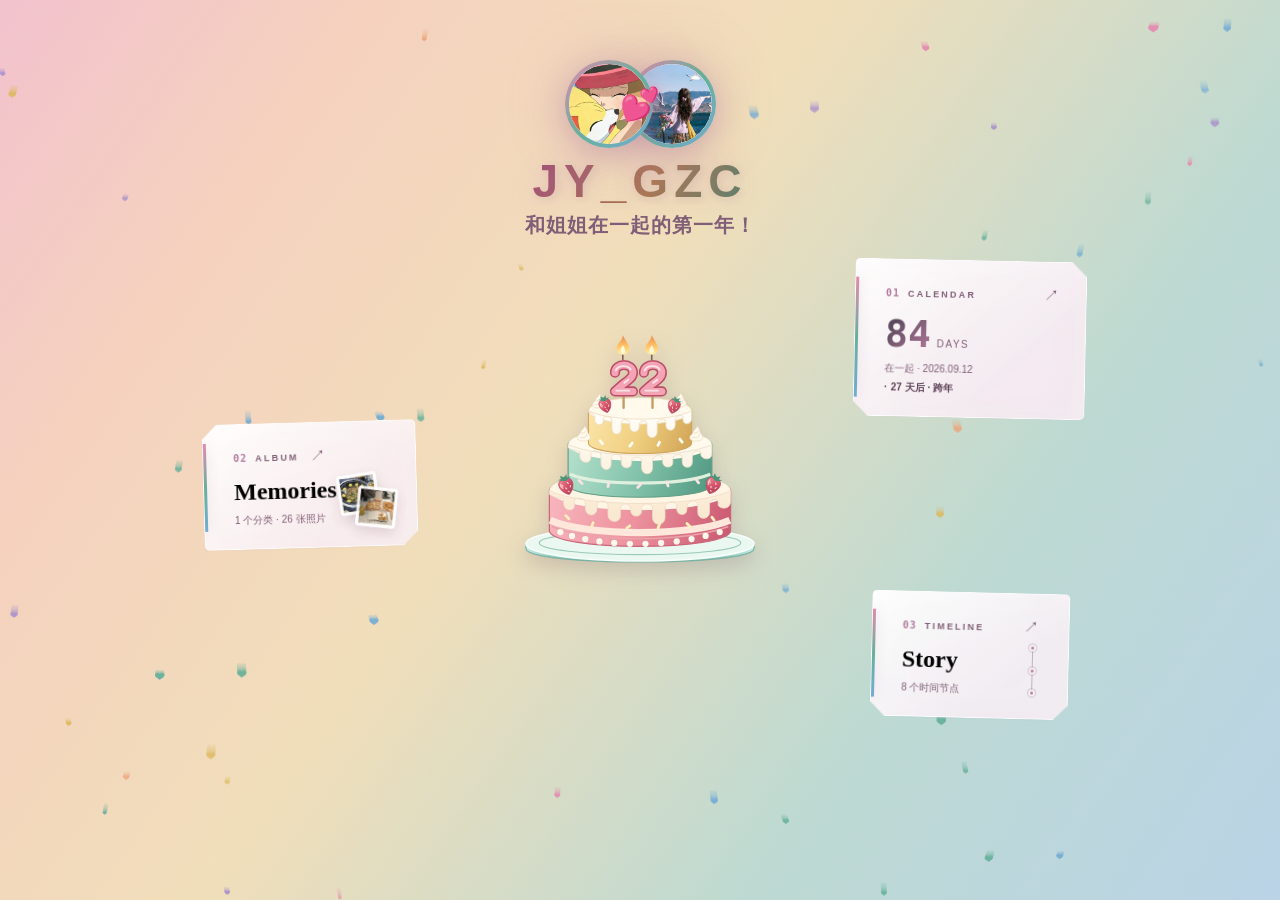
<file: index.html>
<!DOCTYPE html>
<html lang="zh-CN">
<head>
    <meta charset="UTF-8">
    <meta name="viewport" content="width=device-width, initial-scale=1.0">
    <title>guozichen_jy</title>
    <link rel="preload" as="image" type="image/jpeg" href="assets/gzc_jy_Img/AvatarImg/HeadIcon1.jpg?v=1" fetchpriority="high">
    <link rel="preload" as="image" type="image/jpeg" href="assets/gzc_jy_Img/AvatarImg/HeadIcon2.jpg?v=1" fetchpriority="high">
    <style>
        :root {
            /* 背景、头像和彩色爱心共用这组六色。 */
            --tone-rose-rgb: 228, 139, 176;
            --tone-peach-rgb: 235, 165, 124;
            --tone-gold-rgb: 220, 185, 94;
            --tone-mint-rgb: 102, 176, 154;
            --tone-sky-rgb: 116, 172, 212;
            --tone-lilac-rgb: 169, 145, 204;
            --c-50:  #fff9fc;
            --c-100: #f9edf4;
            --c-300: #eac2d9;
            --c-400: #cc9abd;
            --c-500: #b47b9f;
            --c-600: #805e77;
            --c-700: #60465b;
            --c-800: #453d4e;
            --c-100-rgb: 249, 237, 244;
            --c-300-rgb: 234, 194, 217;
            --c-400-rgb: 204, 154, 189;
            --c-500-rgb: 180, 123, 159;
            --c-600-rgb: 128, 94, 119;
            --c-700-rgb: 96, 70, 91;
        }
        * { margin: 0; padding: 0; box-sizing: border-box; }
        body {
            font-family: -apple-system, BlinkMacSystemFont, "Segoe UI", Roboto, sans-serif;
            background-color: #fff9fc;
            background-image: linear-gradient(125deg,
                rgba(var(--tone-rose-rgb), 0.55) 0%,
                rgba(var(--tone-peach-rgb), 0.48) 18%,
                rgba(var(--tone-gold-rgb), 0.42) 36%,
                rgba(var(--tone-mint-rgb), 0.43) 56%,
                rgba(var(--tone-sky-rgb), 0.5) 78%,
                rgba(var(--tone-lilac-rgb), 0.46) 100%);
            background-size: 140% 140%;
            background-position: 0% 50%;
            background-attachment: fixed;
            min-height: 100vh;
            overflow: hidden;
            position: relative;
            animation: bgDrift 32s ease-in-out infinite alternate;
        }
        @keyframes bgDrift {
            0%   { background-position: 0% 50%; }
            100% { background-position: 100% 50%; }
        }
        /* 整体细密噪点，提升质感（可选） */
        body::before {
            content: "";
            position: fixed;
            inset: 0;
            pointer-events: none;
            background-image:
                radial-gradient(rgba(255,255,255,0.08) 1px, transparent 1px);
            background-size: 3px 3px;
            z-index: 0;
            opacity: 0.5;
            mix-blend-mode: overlay;
        }

        /* 背景爱心粒子画布 */
        #canvas { position: fixed; top: 0; left: 0; z-index: 0; }

        /* 全局点击爱心特效画布（必须在背景粒子之上，pointer-events 不拦截点击） */
        #heartCanvas {
            position: fixed;
            inset: 0;
            width: 100%;
            height: 100%;
            pointer-events: none;
            z-index: 9999;
        }

        /* 主内容 */
        .content {
            position: relative;
            z-index: 1;
            height: 100vh;
            height: 100svh;
            min-height: 0;
            padding: 24px;
            overflow: hidden;
        }
        .home-stage {
            --cake-size: 250px;
            --orbit-x: 28%;
            position: relative;
            width: min(100%, 1180px);
            height: 100%;
            min-height: 0;
            margin: 0 auto;
        }
        .hero-core {
            position: absolute;
            top: clamp(14px, 4svh, 42px);
            left: 50%;
            z-index: 4;
            display: flex;
            flex-direction: column;
            align-items: center;
            width: min(92%, 320px);
            text-align: center;
            transform: translateX(-50%);
        }

        /* 双头像组合 */
        .avatar-group {
            display: flex;
            align-items: center;
            justify-content: center;
            margin-bottom: 10px;
            position: relative;
        }
        .avatar {
            width: 88px;
            height: 88px;
            border-radius: 50%;
            border: 4px solid transparent;
            background:
                conic-gradient(from 0deg,
                    rgb(var(--tone-rose-rgb)), rgb(var(--tone-peach-rgb)),
                    rgb(var(--tone-gold-rgb)), rgb(var(--tone-mint-rgb)),
                    rgb(var(--tone-sky-rgb)), rgb(var(--tone-lilac-rgb)),
                    rgb(var(--tone-rose-rgb))) padding-box,
                linear-gradient(135deg,
                    rgb(var(--tone-rose-rgb)), rgb(var(--tone-mint-rgb)),
                    rgb(var(--tone-sky-rgb))) border-box;
            display: flex;
            justify-content: center;
            align-items: center;
            font-size: 48px;
            color: white;
            box-shadow:
                0 8px 32px rgba(var(--c-500-rgb), 0.45),
                0 0 60px rgba(var(--c-500-rgb), 0.25),
                inset 0 0 0 6px rgba(255, 255, 255, 0.85);
            cursor: pointer;
            transition: transform 0.4s cubic-bezier(.2,.8,.2,1), box-shadow 0.4s ease;
            overflow: hidden;
            position: relative;
        }
        .avatar::before {
            content: "";
            position: absolute;
            inset: -4px;
            border-radius: 50%;
            background: conic-gradient(from 0deg, transparent 0%, rgba(255,255,255,0.7) 25%, transparent 50%, rgba(var(--c-300-rgb), 0.7) 75%, transparent 100%);
            animation: spin 5s linear infinite;
            z-index: -1;
            filter: blur(2px);
        }
        @keyframes spin {
            to { transform: rotate(360deg); }
        }
        .avatar img {
            width: 100%;
            height: 100%;
            object-fit: cover;
            border-radius: 50%;
            color: transparent;
            font-size: 0;
        }
        .avatar:hover {
            transform: scale(1.1) translateY(-2px);
            box-shadow:
                0 16px 48px rgba(var(--c-500-rgb), 0.55),
                0 0 100px rgba(var(--c-500-rgb), 0.4),
                inset 0 0 0 6px rgba(255, 255, 255, 0.95);
        }
        .avatar-left {
            z-index: 2;
        }
        .avatar-right {
            margin-left: -25px;
            z-index: 1;
        }
        .heart-icon {
            position: absolute;
            top: 50%;
            left: 50%;
            transform: translate(-50%, -50%);
            font-size: 32px;
            z-index: 3;
            filter: drop-shadow(0 2px 4px rgba(255, 100, 130, 0.4));
            animation: heartbeat 1.5s ease-in-out infinite;
        }
        @keyframes heartbeat {
            0%, 100% { transform: translate(-50%, -50%) scale(1); }
            50% { transform: translate(-50%, -50%) scale(1.15); }
        }

        /* 标题 - 流光渐变 + 微光晕 */
        h1 {
            font-size: 46px;
            color: var(--c-800);
            margin-bottom: 8px;
            letter-spacing: 6px;
            line-height: 1;
            text-shadow: 0 0 24px rgba(var(--c-400-rgb), 0.45), 2px 2px 8px rgba(var(--c-600-rgb), 0.15);
            background: linear-gradient(120deg, #a34c76, #ab7848, #39836f, #4d7ba5, #85639e, #a34c76);
            background-size: 300% 100%;
            -webkit-background-clip: text;
            -webkit-text-fill-color: transparent;
            background-clip: text;
            animation: textFlow 6s linear infinite;
        }
        @keyframes textFlow {
            0%   { background-position: 0% 50%; }
            100% { background-position: 300% 50%; }
        }

        /* 装饰 */
        .love-decor {
            font-size: 24px;
            margin: 8px 0 20px;
            letter-spacing: 12px;
            opacity: 0.8;
        }

        /* 打字机效果 */
        .subtitle {
            font-size: 20px;
            color: var(--c-600);
            min-height: 28px;
            font-weight: 600;
            letter-spacing: 1px;
        }
        .birthday-cake {
            position: absolute;
            top: 50%;
            left: 50%;
            z-index: 5;
            display: flex;
            align-items: center;
            justify-content: center;
            width: var(--cake-size);
            height: var(--cake-size);
            color: var(--c-700);
            text-decoration: none;
            transform: translate(-50%, -50%);
            transition: transform 0.3s ease, filter 0.3s ease;
            animation: cakeFloat 4.8s ease-in-out infinite;
        }
        .birthday-cake-icon {
            display: block;
            width: 100%;
            height: 100%;
            filter: drop-shadow(0 8px 10px rgba(var(--c-700-rgb), 0.2));
        }
        .birthday-cake:hover {
            transform: translate(-50%, -50%) scale(1.07) rotate(-2deg);
            filter: brightness(1.05);
        }
        .birthday-cake:focus-visible {
            outline: 3px solid var(--c-700);
            outline-offset: 7px;
            border-radius: 8px;
        }
        @keyframes cakeFloat {
            0%, 100% { translate: 0 0; }
            50% { translate: 0 -8px; }
        }
        /* 分散漂浮的信笺入口 */
        .bubble-links {
            position: absolute;
            inset: 0;
            z-index: 3;
            pointer-events: none;
        }
        a.memory-card {
            text-decoration: none;
            color: inherit;
            display: flex;
        }
        .memory-card {
            position: absolute;
            isolation: isolate;
            width: 210px;
            min-height: 120px;
            flex-direction: column;
            align-items: flex-start;
            justify-content: center;
            pointer-events: auto;
            --entry-rotate: 0deg;
            --entry-shape: polygon(0 0, calc(100% - 15px) 0, 100% 15px, 100% 100%, 15px 100%, 0 calc(100% - 15px));
            padding: 24px 27px 21px 30px;
            border: 1px solid rgba(255,255,255,0.72);
            border-radius: 5px;
            background:
                linear-gradient(138deg, rgba(255,255,255,0.9), rgba(var(--c-100-rgb),0.68) 70%),
                rgba(255,255,255,0.64);
            backdrop-filter: blur(18px) saturate(135%);
            -webkit-backdrop-filter: blur(18px) saturate(135%);
            clip-path: var(--entry-shape);
            filter: drop-shadow(0 14px 22px rgba(var(--c-700-rgb),0.15));
            color: var(--c-800);
            text-align: left;
            transform: translate3d(var(--parallax-x, 0px), var(--parallax-y, 0px), 0) rotate(var(--entry-rotate));
            transition: transform 0.3s ease, filter 0.3s ease, background 0.3s ease;
            animation: entryFloat 7.2s ease-in-out infinite;
            will-change: transform, translate;
            overflow: hidden;
        }
        @keyframes entryFloat {
            0%, 100% { translate: 0 0; }
            35% { translate: var(--float-x, 4px) -8px; }
            70% { translate: var(--float-x-reverse, -3px) 3px; }
        }
        .memory-card::before,
        .memory-card::after {
            content: "";
            position: absolute;
            z-index: 0;
            pointer-events: none;
        }
        .memory-card::before {
            top: 18px;
            bottom: 18px;
            left: 0;
            width: 3px;
            background: linear-gradient(180deg,
                rgb(var(--tone-rose-rgb)), rgb(var(--tone-mint-rgb)),
                rgb(var(--tone-sky-rgb)));
            box-shadow: 0 0 12px rgba(var(--c-500-rgb),0.32);
            transition: width 0.25s ease, box-shadow 0.25s ease;
        }
        .memory-card::after {
            inset: 0;
            background: linear-gradient(112deg, transparent 30%, rgba(255,255,255,0.52) 48%, transparent 66%);
            transform: translateX(-125%);
            transition: transform 0.7s ease;
        }
        .memory-card:hover {
            transform: translate3d(var(--parallax-x, 0px), var(--parallax-y, 0px), 0) rotate(var(--entry-rotate)) scale(1.025);
            filter: drop-shadow(0 18px 28px rgba(var(--c-700-rgb),0.22));
            background:
                linear-gradient(138deg, rgba(255,255,255,0.96), rgba(var(--c-100-rgb),0.78) 70%),
                rgba(255,255,255,0.72);
        }
        .memory-card:hover::before { width: 5px; box-shadow: 0 0 16px rgba(var(--c-500-rgb),0.46); }
        .memory-card:hover::after { transform: translateX(125%); }
        .memory-card:focus-visible {
            outline: none;
            filter:
                drop-shadow(0 0 2px rgba(255,255,255,0.95))
                drop-shadow(0 0 7px rgba(var(--c-700-rgb),0.8))
                drop-shadow(0 14px 22px rgba(var(--c-700-rgb),0.16));
        }
        .entry-head {
            display: flex;
            align-items: center;
            gap: 8px;
            width: 100%;
            margin-bottom: 12px;
        }
        .entry-index {
            color: var(--c-500);
            font-family: ui-monospace, "SFMono-Regular", Consolas, monospace;
            font-size: 10px;
            font-weight: 700;
            letter-spacing: 1px;
        }
        .entry-eyebrow {
            font-size: 9px;
            color: var(--c-600);
            letter-spacing: 2.2px;
            text-transform: uppercase;
            font-weight: 750;
        }
        .entry-arrow {
            margin-left: auto;
            color: var(--c-600);
            font-size: 15px;
            transition: translate 0.25s ease;
        }
        .memory-card:hover .entry-arrow { translate: 3px -3px; }
        .entry-title-row {
            display: flex;
            align-items: baseline;
            gap: 6px;
            line-height: 1;
        }
        .memory-count {
            font-size: 38px;
            font-weight: 760;
            background: linear-gradient(135deg, var(--c-800), var(--c-600), var(--c-500));
            -webkit-background-clip: text;
            -webkit-text-fill-color: transparent;
            background-clip: text;
            line-height: 1;
            font-family: -apple-system, BlinkMacSystemFont, "Segoe UI", monospace;
        }
        .memory-unit {
            font-size: 10px;
            color: var(--c-600);
            letter-spacing: 1.5px;
            text-transform: uppercase;
        }
        .entry-title {
            display: block;
            font-family: "Songti SC", "Noto Serif CJK SC", "SimSun", serif;
            font-size: 24px;
            font-weight: 720;
            line-height: 1.05;
        }
        .entry-meta {
            display: block;
            margin-top: 9px;
            color: var(--c-600);
            font-size: 10px;
            line-height: 1.4;
        }
        .memory-reminder {
            display: none;
            margin-top: 5px;
            color: var(--c-700);
            font-size: 10px;
            font-weight: 700;
            letter-spacing: 0;
            white-space: nowrap;
        }
        .memory-reminder::before { content: "·"; margin-right: 4px; }
        .memory-card.days-card.is-upcoming {
            filter:
                drop-shadow(0 0 8px rgba(var(--c-400-rgb),0.42))
                drop-shadow(0 14px 22px rgba(var(--c-700-rgb),0.15));
        }
        .memory-card.days-card.is-upcoming .memory-reminder { display: inline-block; }

        .memory-card.days-card {
            top: calc(50% - 190px);
            left: calc(50% + var(--orbit-x) - 116px);
            width: 232px;
            min-height: 148px;
            --entry-rotate: 1.2deg;
            --float-x: 8px;
            --float-x-reverse: -5px;
            animation-duration: 7.8s;
        }
        .memory-card.photo-card {
            top: calc(50% - 28px);
            left: calc(50% - var(--orbit-x) - 107px);
            width: 214px;
            min-height: 126px;
            padding-right: 90px;
            --entry-rotate: -1.6deg;
            --entry-shape: polygon(15px 0, 100% 0, 100% calc(100% - 15px), calc(100% - 15px) 100%, 0 100%, 0 15px);
            --float-x: -7px;
            --float-x-reverse: 4px;
            animation-delay: -2.6s;
            animation-duration: 6.8s;
        }
        .memory-card.story-card {
            top: calc(50% + 142px);
            left: calc(50% + var(--orbit-x) - 99px);
            width: 198px;
            min-height: 120px;
            padding-right: 72px;
            --entry-rotate: 1.4deg;
            --entry-shape: polygon(0 0, 100% 0, 100% calc(100% - 15px), calc(100% - 15px) 100%, 15px 100%, 0 calc(100% - 15px));
            --float-x: 6px;
            --float-x-reverse: -4px;
            animation-delay: -4.1s;
            animation-duration: 7.4s;
        }
        .memory-card.story-card .entry-head { width: calc(100% + 42px); }
        .memory-card > span,
        .memory-card > strong {
            position: relative;
            z-index: 1;
        }
        .entry-thumbnails {
            position: absolute !important;
            right: 20px;
            bottom: 18px;
            width: 58px;
            height: 54px;
        }
        .entry-thumbnails img {
            position: absolute;
            display: block;
            width: 40px;
            height: 40px;
            object-fit: cover;
            border: 3px solid rgba(255,255,255,0.9);
            border-radius: 3px;
            box-shadow: 0 5px 12px rgba(var(--c-700-rgb),0.16);
        }
        .entry-thumbnails img:first-child { left: 0; top: 0; rotate: -7deg; }
        .entry-thumbnails img:last-child { right: 0; bottom: 0; rotate: 7deg; }
        .mini-timeline {
            position: absolute !important;
            right: 27px;
            bottom: 22px;
            display: flex;
            flex-direction: column;
            align-items: center;
            justify-content: space-between;
            width: 18px;
            height: 52px;
        }
        .mini-timeline::before {
            content: "";
            position: absolute;
            top: 4px;
            bottom: 4px;
            left: 50%;
            width: 1px;
            background: rgba(var(--c-600-rgb),0.42);
        }
        .mini-timeline i {
            position: relative;
            z-index: 1;
            width: 7px;
            height: 7px;
            border: 2px solid rgba(255,255,255,0.9);
            border-radius: 50%;
            background: var(--c-500);
            box-shadow: 0 0 0 1px rgba(var(--c-700-rgb),0.24);
        }
        @media (max-width: 1100px) {
            .content { padding: 16px; }
            .home-stage { --cake-size: 210px; --orbit-x: 32%; }
            .hero-core { top: 14px; }
            .memory-card { padding: 18px 20px; }
            .memory-card.days-card {
                top: calc(50% - 110px);
                left: calc(50% + var(--orbit-x) - 90px);
                width: 180px;
                min-height: 124px;
            }
            .memory-card.photo-card {
                top: calc(50% - 2px);
                left: calc(50% - var(--orbit-x) - 89px);
                width: 178px;
                min-height: 112px;
                padding-right: 64px;
            }
            .memory-card.story-card {
                top: calc(50% + 126px);
                left: calc(50% + var(--orbit-x) - 86px);
                width: 172px;
                min-height: 104px;
                padding-right: 58px;
            }
            .memory-count { font-size: 32px; }
            .entry-title { font-size: 21px; }
            .entry-head { margin-bottom: 8px; }
            .entry-thumbnails { right: 8px; bottom: 12px; scale: 0.8; }
            .mini-timeline { right: 20px; }
        }

        /* 链接卡片 */
        .links {
            display: flex;
            flex-wrap: wrap;
            gap: 16px;
            justify-content: center;
            max-width: 600px;
        }

        .link-card {
            position: relative;
            padding: 14px 32px;
            border-radius: 50px;
            text-decoration: none;
            color: var(--c-700);
            font-size: 16px;
            font-weight: 500;
            transition: transform 0.4s cubic-bezier(.2,.8,.2,1), box-shadow 0.4s ease, color 0.3s, background 0.3s;
            border: 1px solid rgba(var(--c-500-rgb), 0.35);
            background: linear-gradient(135deg, rgba(255,255,255,0.7), rgba(var(--c-100-rgb), 0.5));
            backdrop-filter: blur(14px) saturate(160%);
            -webkit-backdrop-filter: blur(14px) saturate(160%);
            box-shadow: 0 4px 16px rgba(var(--c-500-rgb), 0.18), inset 0 1px 0 rgba(255,255,255,0.6);
            overflow: hidden;
        }
        /* 高光扫过 */
        .link-card::before {
            content: "";
            position: absolute;
            top: 0; left: -120%;
            width: 60%; height: 100%;
            background: linear-gradient(120deg, transparent, rgba(255,255,255,0.7), transparent);
            transition: left 0.7s ease;
            pointer-events: none;
        }
        .link-card:hover {
            transform: translateY(-5px) scale(1.04);
            border-color: var(--c-500);
            box-shadow: 0 12px 30px rgba(var(--c-500-rgb), 0.35), inset 0 1px 0 rgba(255,255,255,0.7);
            color: var(--c-800);
            background: linear-gradient(135deg, rgba(255,255,255,0.9), rgba(var(--c-100-rgb), 0.7));
        }
        .link-card:hover::before { left: 130%; }

        /* 底部 */
        .footer {
            position: fixed;
            bottom: 20px;
            color: rgba(var(--c-500-rgb), 0.5);
            font-size: 13px;
        }

        @media (max-width: 700px) {
            .content { padding: 8px 12px; }
            .home-stage { --cake-size: 170px; }
            .hero-core {
                top: 10px;
                width: calc(100% - 16px);
                transform: translateX(-50%);
            }
            .avatar { width: 78px; height: 78px; }
            .avatar-group {
                margin-bottom: 7px;
            }
            h1 { font-size: 36px; letter-spacing: 3px; margin-bottom: 7px; }
            .subtitle { min-height: 22px; font-size: 15px; }
            .memory-card { padding: 16px 17px 14px 20px; }
            .memory-card.days-card {
                top: calc(50% - var(--cake-size) / 2 - 136px);
                left: auto;
                right: 6%;
                width: 168px;
                min-height: 112px;
            }
            .memory-card.photo-card {
                top: calc(50% + var(--cake-size) / 2 + 24px);
                left: auto;
                right: 5%;
                width: 160px;
                min-height: 92px;
                padding-right: 64px;
            }
            .memory-card.story-card {
                top: calc(50% + var(--cake-size) / 2 + 136px);
                left: 5%;
                width: 154px;
                min-height: 86px;
                padding-right: 55px;
            }
            .memory-count { font-size: 27px; }
            .memory-unit { font-size: 9px; }
            .entry-head { margin-bottom: 6px; }
            .entry-title { font-size: 18px; }
            .entry-meta, .memory-reminder { margin-top: 5px; font-size: 8px; }
            .entry-arrow { font-size: 12px; }
            .entry-thumbnails { right: 9px; bottom: 8px; scale: 0.72; }
            .mini-timeline { right: 17px; bottom: 13px; scale: 0.76; }
        }
        @media (max-height: 740px) {
            .hero-core {
                top: 10px;
                display: grid;
                grid-template-columns: max-content minmax(0, 260px);
                width: min(92%, 480px);
                justify-content: center;
                align-items: center;
                column-gap: 18px;
                row-gap: 4px;
            }
            .avatar-group { grid-row: 1 / 3; margin-bottom: 0; }
            .avatar { width: 64px; height: 64px; }
            h1 { font-size: 32px; margin-bottom: 0; letter-spacing: 2px; }
            .subtitle { font-size: 16px; min-height: 22px; }
            .memory-card.story-card { top: calc(50% + 94px); }
        }
        @media (max-width: 700px) and (max-height: 740px) {
            .hero-core {
                top: 6px;
                grid-template-columns: 87px minmax(0, 180px);
                column-gap: 12px;
            }
            .avatar { width: 56px; height: 56px; }
            h1 { font-size: 28px; }
            .subtitle { font-size: 14px; min-height: 20px; white-space: nowrap; }
            .memory-card.days-card {
                top: calc(50% - var(--cake-size) / 2 - 128px);
                min-height: 94px;
                padding: 12px 16px;
            }
            .days-card .entry-head { margin-bottom: 4px; }
            .memory-count { font-size: 23px; }
            .memory-card.story-card {
                top: calc(50% + var(--cake-size) / 2 + 136px);
            }
        }
        @media (max-width: 700px) and (max-height: 680px) {
            .memory-card.photo-card,
            .memory-card.story-card {
                top: calc(50% + var(--cake-size) / 2 + 24px);
                width: calc(50% - 26px);
                min-height: 88px;
                padding: 14px 16px;
            }
            .memory-card.photo-card { right: 8px; }
            .memory-card.story-card { left: 8px; }
            .entry-thumbnails, .mini-timeline { display: none; }
        }
        @media (max-width: 700px) and (max-height: 600px) {
            .home-stage { --cake-size: 144px; }
        }
        @media (prefers-reduced-motion: reduce) {
            body, .memory-card, .birthday-cake { animation: none; }
        }
    </style>
</head>
<body>
    <canvas id="canvas"></canvas>
    <canvas id="heartCanvas"></canvas>

    <div class="content">
        <main class="home-stage">
            <section class="hero-core" aria-labelledby="homeTitle">
                <div class="avatar-group">
                    <div class="avatar avatar-left" role="img" aria-label="JY 的头像">
                        <img src="assets/gzc_jy_Img/AvatarImg/HeadIcon1.jpg?v=1" alt="" width="256" height="256" loading="eager" decoding="async" fetchpriority="high">
                    </div>
                    <div class="heart-icon">💕</div>
                    <div class="avatar avatar-right" role="img" aria-label="GZC 的头像">
                        <img src="assets/gzc_jy_Img/AvatarImg/HeadIcon2.jpg?v=1" alt="" width="256" height="256" loading="eager" decoding="async" fetchpriority="high">
                    </div>
                </div>
                <h1 id="homeTitle">JY_GZC</h1>
                <div class="subtitle" id="subtitle"></div>
            </section>
            <a class="birthday-cake" href="pages/birthday.html" aria-label="打开生日快乐页面">
                    <svg class="birthday-cake-icon" xmlns="http://www.w3.org/2000/svg" width="250" height="250" viewBox="0 0 320 320" fill="none" aria-hidden="true" focusable="false">
                        <defs>
                            <linearGradient id="cake-plate" x1="160" y1="272" x2="160" y2="304" gradientUnits="userSpaceOnUse">
                                <stop stop-color="#F6FFFD"/>
                                <stop offset=".5" stop-color="#C2E8DF"/>
                                <stop offset="1" stop-color="#7BB8A8"/>
                            </linearGradient>
                            <linearGradient id="cake-rose" x1="44" y1="210" x2="276" y2="273" gradientUnits="userSpaceOnUse">
                                <stop stop-color="#F8B6BE"/>
                                <stop offset=".48" stop-color="#ED929E"/>
                                <stop offset="1" stop-color="#C95870"/>
                            </linearGradient>
                            <linearGradient id="cake-mint" x1="68" y1="149" x2="252" y2="215" gradientUnits="userSpaceOnUse">
                                <stop stop-color="#B6E1CE"/>
                                <stop offset=".5" stop-color="#83C3AB"/>
                                <stop offset="1" stop-color="#509880"/>
                            </linearGradient>
                            <linearGradient id="cake-gold" x1="94" y1="108" x2="226" y2="159" gradientUnits="userSpaceOnUse">
                                <stop stop-color="#FBE5AA"/>
                                <stop offset=".5" stop-color="#F0CF80"/>
                                <stop offset="1" stop-color="#D1A355"/>
                            </linearGradient>
                            <linearGradient id="cake-cream" x1="160" y1="110" x2="160" y2="249" gradientUnits="userSpaceOnUse">
                                <stop stop-color="#FFFEF9"/>
                                <stop offset="1" stop-color="#FAE8CF"/>
                            </linearGradient>
                            <linearGradient id="cake-flame" x1="0" y1="-24" x2="0" y2="0" gradientUnits="userSpaceOnUse">
                                <stop stop-color="#EE8848"/>
                                <stop offset=".6" stop-color="#FFC668"/>
                                <stop offset="1" stop-color="#FFE9A3"/>
                            </linearGradient>
                            <linearGradient id="cake-berry" x1="-9" y1="-9" x2="10" y2="14" gradientUnits="userSpaceOnUse">
                                <stop stop-color="#F18C95"/>
                                <stop offset=".5" stop-color="#D7546E"/>
                                <stop offset="1" stop-color="#AC3856"/>
                            </linearGradient>
                            <g id="cake-pearl">
                                <circle r="4" fill="#FFF8EA"/>
                                <circle cx="-1" cy="-1.2" r="1.2" fill="#FFF"/>
                            </g>
                            <g id="cake-strawberry">
                                <path d="M-10-4C-13 4-5 14 0 16C5 14 13 4 10-4C7-11-7-11-10-4Z" fill="url(#cake-berry)" stroke="#B9435F" stroke-width="1"/>
                                <path d="M0-5L-9-10L-4-10L-4-15L1-11L6-14L5-9L11-9L3-5Z" fill="#4C9477"/>
                                <path d="M-6-1L-5 1M3-2L4 0M-2 5L-1 7M6 4L5 6M0 11L1 12" stroke="#FFE8BB" stroke-width="1.6" stroke-linecap="round"/>
                                <path d="M-7-3C-9 0-7 3-6 4" stroke="#FFC4C6" stroke-width="1.8" stroke-linecap="round"/>
                            </g>
                            <g id="cake-number-two" stroke-linecap="round" stroke-linejoin="round">
                                <path d="M0 9C0-4 23-4 23 9C23 16 15 20 9 25L0 33H23" stroke="#BB4E68" stroke-width="13"/>
                                <path d="M0 9C0-4 23-4 23 9C23 16 15 20 9 25L0 33H23" stroke="#F4A4B5" stroke-width="9"/>
                                <path d="M1 6C4-1 17-1 20 5M17 18L12 22M2 32H18" stroke="#FFE4E7" stroke-width="2.5"/>
                                <path d="M10-8V-14" stroke="#805B51" stroke-width="2"/>
                                <g transform="translate(10 -15)">
                                    <path d="M0-24C-1-15-10-12-8-5C-7 3 7 3 8-5C9-11 4-16 0-24Z" fill="url(#cake-flame)"/>
                                    <path d="M0-11C-4-6-4-1 0 0C4-1 4-6 0-11Z" fill="#FFF8D5"/>
                                </g>
                            </g>
                            <g id="cake-cream-swirl">
                                <path d="M-10 3C-12-2-5-4-5-7C-5-11 0-11 1-17C7-12 5-7 9-3C14 3 7 7 0 7C-5 7-9 6-10 3Z" fill="#FFFAED" stroke="#E8D5B8" stroke-width="1"/>
                                <path d="M-6 1C1 3 6 0 5-4M-3-6C1-5 3-7 3-9" stroke="#EEDCC1" stroke-width="1.4" stroke-linecap="round"/>
                            </g>
                        </defs>
                        <ellipse cx="160" cy="289" rx="146" ry="15" fill="#518274" opacity=".12"/>
                        <path d="M14 281C14 265 306 265 306 281V286C306 309 14 309 14 286Z" fill="url(#cake-plate)" stroke="#79B3A5" stroke-width="1.5"/>
                        <ellipse cx="160" cy="280" rx="146" ry="22" fill="#EAF8F1" stroke="#F8FFFC" stroke-width="2"/>
                        <ellipse cx="160" cy="279" rx="129" ry="15" stroke="#9ACAB9" stroke-width="1.5"/>
                        <path d="M44 212C44 189 276 189 276 212V263C276 290 44 290 44 263Z" fill="url(#cake-rose)" stroke="#C96579" stroke-width="1.5"/>
                        <path d="M45 250C92 271 227 271 275 250" stroke="#FFE7DC" stroke-width="9"/>
                        <path d="M47 258C98 279 224 278 273 258" stroke="#EBA2A9" stroke-width="2"/>
                        <ellipse cx="160" cy="212" rx="116" ry="25" fill="#FFF5E5"/>
                        <path d="M44 212C88 234 233 234 276 212V226C276 235 265 237 260 231V227C260 221 249 222 249 230V239C249 250 234 250 234 240V231C234 222 220 224 220 233V236C220 245 207 245 207 235V231C207 224 192 225 192 233V246C192 258 176 258 176 246V235C176 227 162 227 162 235V238C162 247 148 247 148 237V235C148 227 135 227 135 235V244C135 254 119 254 119 243V231C119 224 105 223 105 231V235C105 246 90 246 90 234V227C90 221 76 219 76 226V231C76 240 62 238 62 228V222C57 222 48 220 44 217Z" fill="url(#cake-cream)" stroke="#EFD9C5" stroke-width="1" stroke-linejoin="round"/>
                        <path d="M68 153C68 133 252 133 252 153V204C252 226 68 226 68 204Z" fill="url(#cake-mint)" stroke="#629F85" stroke-width="1.5"/>
                        <path d="M70 191C108 206 212 206 250 191" stroke="#E0F0DF" stroke-width="4"/>
                        <ellipse cx="160" cy="153" rx="92" ry="21" fill="#FFFAED"/>
                        <path d="M68 153C108 171 214 171 252 153V165C252 172 242 174 238 167V164C238 159 227 161 227 167V175C227 185 214 184 214 175V170C214 163 202 165 202 172V176C202 184 189 184 189 175V172C189 165 176 166 176 174V183C176 193 162 193 162 182V174C162 167 149 168 149 175V177C149 185 136 185 136 176V171C136 164 123 163 123 171V178C123 188 110 187 110 177V167C110 160 97 159 97 166V170C97 179 83 177 83 168V162C76 161 71 159 68 157Z" fill="url(#cake-cream)" stroke="#ECDCC6" stroke-width="1" stroke-linejoin="round"/>
                        <path d="M94 110C94 94 226 94 226 110V151C226 169 94 169 94 151Z" fill="url(#cake-gold)" stroke="#D1A65F" stroke-width="1.5"/>
                        <ellipse cx="160" cy="110" rx="66" ry="17" fill="#FFFAEB" stroke="#EDDCC2" stroke-width="1"/>
                        <path d="M94 110C125 124 198 124 226 110V120C226 128 215 129 215 121V118C215 114 205 116 205 121V128C205 137 193 137 193 128V124C193 118 182 120 182 126V136C182 147 169 147 169 136V127C169 121 159 121 159 128V130C159 139 147 139 147 130V126C147 120 136 119 136 125V133C136 142 124 142 124 132V122C124 116 113 115 113 120V123C113 130 102 129 102 121V116Z" fill="url(#cake-cream)" stroke="#EDDBC0" stroke-width="1" stroke-linejoin="round"/>
                        <g stroke-linecap="round" stroke-width="3.5">
                            <path d="M65 244L69 248M100 253L98 258M143 260L147 257M183 260L185 255M220 254L224 258M252 246L255 250" stroke="#FFF2BB"/>
                            <path d="M82 199L86 203M119 207L120 202M157 208L161 204M196 206L194 201M232 198L235 202" stroke="#FCE3E3"/>
                            <path d="M109 148L112 152M147 155L150 151M183 154L185 150M211 146L214 150" stroke="#FFFEF5"/>
                        </g>
                        <g>
                            <use href="#cake-pearl" x="58" y="265"/>
                            <use href="#cake-pearl" x="73" y="270"/>
                            <use href="#cake-pearl" x="90" y="274"/>
                            <use href="#cake-pearl" x="108" y="277"/>
                            <use href="#cake-pearl" x="127" y="279"/>
                            <use href="#cake-pearl" x="147" y="280"/>
                            <use href="#cake-pearl" x="167" y="280"/>
                            <use href="#cake-pearl" x="187" y="279"/>
                            <use href="#cake-pearl" x="207" y="277"/>
                            <use href="#cake-pearl" x="226" y="274"/>
                            <use href="#cake-pearl" x="244" y="270"/>
                            <use href="#cake-pearl" x="262" y="265"/>
                        </g>
                        <use href="#cake-cream-swirl" transform="translate(88 143) scale(.8)"/>
                        <use href="#cake-cream-swirl" transform="translate(232 143) scale(.8)"/>
                        <use href="#cake-strawberry" transform="translate(65 204) rotate(-20) scale(.85)"/>
                        <use href="#cake-strawberry" transform="translate(254 203) rotate(22) scale(.85)"/>
                        <use href="#cake-cream-swirl" transform="translate(107 101) scale(.75)"/>
                        <use href="#cake-cream-swirl" transform="translate(211 100) scale(.75)"/>
                        <use href="#cake-strawberry" transform="translate(115 101) rotate(-18) scale(.72)"/>
                        <use href="#cake-strawberry" transform="translate(204 102) rotate(18) scale(.72)"/>
                        <path d="M139 88V106M176 88V106" stroke="#C49A62" stroke-width="3" stroke-linecap="round"/>
                        <use href="#cake-number-two" x="128" y="52"/>
                        <use href="#cake-number-two" x="165" y="52"/>
                    </svg>
            </a>

            <nav class="bubble-links" aria-label="页面入口">
                <a href="pages/days.html" class="memory-card days-card">
                    <span class="entry-head">
                        <span class="entry-index">01</span>
                        <span class="entry-eyebrow">Calendar</span>
                        <span class="entry-arrow" aria-hidden="true">↗</span>
                    </span>
                    <span class="entry-title-row">
                        <strong class="memory-count" id="daysCount">--</strong>
                        <span class="memory-unit">Days</span>
                    </span>
                    <span class="entry-meta">在一起 · <span id="relationshipDate">2026.09.12</span></span>
                    <span class="memory-reminder" id="anniversaryReminder"></span>
                </a>
                <a href="pages/photos.html" class="memory-card photo-card" aria-label="打开相册 Memories">
                    <span class="entry-head">
                        <span class="entry-index">02</span>
                        <span class="entry-eyebrow">Album</span>
                        <span class="entry-arrow" aria-hidden="true">↗</span>
                    </span>
                    <strong class="entry-title">Memories</strong>
                    <span class="entry-meta" id="albumEntryMeta">相册收藏</span>
                    <span class="entry-thumbnails" aria-hidden="true">
                        <img src="assets/gzc_jy_Img/AlbumImg/EatTog/Thumbnails/20261025.1.jpg" alt="" loading="lazy" decoding="async">
                        <img src="assets/gzc_jy_Img/AlbumImg/EatTog/Thumbnails/20261024.5.jpg" alt="" loading="lazy" decoding="async">
                    </span>
                </a>
                <a href="pages/story.html" class="memory-card story-card" aria-label="打开我们的故事时间线">
                    <span class="entry-head">
                        <span class="entry-index">03</span>
                        <span class="entry-eyebrow">Timeline</span>
                        <span class="entry-arrow" aria-hidden="true">↗</span>
                    </span>
                    <strong class="entry-title">Story</strong>
                    <span class="entry-meta" id="storyEntryMeta">我们的故事</span>
                    <span class="mini-timeline" aria-hidden="true"><i></i><i></i><i></i></span>
                </a>
            </nav>
        </main>
    </div>

    <script>
    (function () {
        const styles = getComputedStyle(document.documentElement);
        const palette = ['rose', 'peach', 'gold', 'mint', 'sky', 'lilac'].map(tone =>
            styles.getPropertyValue(`--tone-${tone}-rgb`).trim().split(',').map(Number)
        );
        window.homeTheme = {
            particlePalette: palette.map(color => `rgb(${color.join(', ')})`),
            heartStrokes: palette.map(color =>
                `rgba(${color.map(channel => Math.round(channel * 0.72)).join(', ')}, 0.65)`
            )
        };
    })();
    </script>

    <script src="assets/data/memories.js"></script>
    <script src="assets/data/story.js"></script>
    <script src="assets/js/utils.js"></script>
    <script>
        // 打字机
        const texts = ["和姐姐在一起的第一年！", "我们的2026！", "祝姐姐生日快乐！"];
        let textIndex = 0, charIndex = 0, isDeleting = false;
        const el = document.getElementById('subtitle');

        function type() {
            const current = texts[textIndex];
            const len = current.length;

            if (isDeleting) {
                // 删字：先递减，再渲染。删完时切到下一句
                charIndex--;
                el.textContent = current.substring(0, charIndex);
                if (charIndex <= 0) {
                    // 删完了：切下一句、稍作停顿
                    isDeleting = false;
                    textIndex = (textIndex + 1) % texts.length;
                    charIndex = 0;
                    setTimeout(type, 400);
                    return;
                }
                setTimeout(type, 50);
            } else {
                // 打字：先递增，再渲染。打完时停留后开始删字
                charIndex++;
                el.textContent = current.substring(0, charIndex);
                if (charIndex >= len) {
                    // 打完了：停留 2s 后开始删字
                    setTimeout(() => {
                        isDeleting = true;
                        type();
                    }, 2000);
                    return;
                }
                setTimeout(type, 100);
            }
        }
        type();

        // 纪念日天数计算已抽离到 assets/js/utils.js

        // 格式化数字（带动画效果）
        function animateNumber(element, target) {
            const duration = 1500;
            const start = 0;
            const startTime = performance.now();
            
            function update(currentTime) {
                const elapsed = currentTime - startTime;
                const progress = Math.min(elapsed / duration, 1);
                
                // 缓动函数
                const easeOut = 1 - Math.pow(1 - progress, 3);
                const current = Math.floor(start + (target - start) * easeOut);
                
                element.textContent = current.toLocaleString();
                
                if (progress < 1) {
                    requestAnimationFrame(update);
                }
            }
            
            requestAnimationFrame(update);
        }

        // 初始化
        const memoryData = window.MEMORY_DATA || {};
        const relationshipStart = memoryData.meta?.relationshipStart || '2026-09-12';
        const daysSince = calculateDaysSince(relationshipStart);
        const daysElement = document.getElementById('daysCount');
        document.getElementById('relationshipDate').textContent = relationshipStart.replaceAll('-', '.');
        document.getElementById('albumEntryMeta').textContent =
            `${memoryData.albums?.length || 0} 个分类 · ${memoryData.photos?.length || 0} 张照片`;
        document.getElementById('storyEntryMeta').textContent =
            `${window.STORY_DATA?.nodes.length || 0} 个时间节点`;
        animateNumber(daysElement, daysSince);

        const reminderWindow = memoryData.meta?.reminderWindowDays ?? 30;
        const upcoming = (memoryData.events || [])
            .filter(event => event.recurring === 'yearly' && event.date)
            .map(event => {
                const nextDate = nextYearlyOccurrence(event.date);
                return { event, nextDate, remaining: daysUntil(nextDate) };
            })
            .filter(item => item.remaining >= 0)
            .sort((a, b) => a.remaining - b.remaining)[0];

        if (upcoming && upcoming.remaining <= reminderWindow) {
            const daysCard = document.querySelector('.days-card');
            const reminder = document.getElementById('anniversaryReminder');
            daysCard.classList.add('is-upcoming');
            reminder.textContent = upcoming.remaining === 0
                ? `今天 · ${upcoming.event.title}`
                : `${upcoming.remaining} 天后 · ${upcoming.event.title}`;
        }

        // 漂浮入口轻微视差：桌面跟随鼠标，支持时在手机上跟随设备倾斜。
        const homeStage = document.querySelector('.home-stage');
        const entryCards = [
            { element: document.querySelector('.days-card'), depth: 10 },
            { element: document.querySelector('.photo-card'), depth: -13 },
            { element: document.querySelector('.story-card'), depth: 8 }
        ];
        const reduceMotion = window.matchMedia('(prefers-reduced-motion: reduce)');
        let parallaxFrame = null;

        function applyParallax(normalizedX, normalizedY) {
            if (reduceMotion.matches) return;
            cancelAnimationFrame(parallaxFrame);
            parallaxFrame = requestAnimationFrame(() => {
                entryCards.forEach(({ element, depth }) => {
                    element.style.setProperty('--parallax-x', `${(normalizedX * depth).toFixed(2)}px`);
                    element.style.setProperty('--parallax-y', `${(normalizedY * depth * 0.72).toFixed(2)}px`);
                });
            });
        }

        function resetParallax() {
            entryCards.forEach(({ element }) => {
                element.style.setProperty('--parallax-x', '0px');
                element.style.setProperty('--parallax-y', '0px');
            });
        }

        if (window.matchMedia('(pointer: fine)').matches) {
            homeStage.addEventListener('pointermove', event => {
                const rect = homeStage.getBoundingClientRect();
                const x = ((event.clientX - rect.left) / rect.width - 0.5) * 2;
                const y = ((event.clientY - rect.top) / rect.height - 0.5) * 2;
                applyParallax(x, y);
            }, { passive: true });
            homeStage.addEventListener('pointerleave', resetParallax);
        }

        if ('DeviceOrientationEvent' in window &&
            typeof DeviceOrientationEvent.requestPermission !== 'function') {
            window.addEventListener('deviceorientation', event => {
                if (typeof event.gamma !== 'number' || typeof event.beta !== 'number') return;
                const x = Math.max(-1, Math.min(1, event.gamma / 25));
                const y = Math.max(-1, Math.min(1, (event.beta - 35) / 25));
                applyParallax(x, y);
            }, { passive: true });
        }

        // 背景爱心飘落
        const canvas = document.getElementById('canvas');
        const ctx = canvas.getContext('2d');
        const dpr = Math.min(window.devicePixelRatio || 1, 1.5);

        function resizeBackground() {
            canvas.width = window.innerWidth * dpr;
            canvas.height = window.innerHeight * dpr;
            canvas.style.width = window.innerWidth + 'px';
            canvas.style.height = window.innerHeight + 'px';
            ctx.setTransform(dpr, 0, 0, dpr, 0, 0);
        }
        resizeBackground();
        let backgroundResizeTimer = null;
        window.addEventListener('resize', () => {
            clearTimeout(backgroundResizeTimer);
            backgroundResizeTimer = setTimeout(resizeBackground, 150);
        });

        const backgroundPalette = window.homeTheme.particlePalette;
        const isMobile = window.matchMedia('(max-width: 768px)').matches;
        const PARTICLE_COUNT = isMobile ? 22 : 50;
        const particles = Array.from({ length: PARTICLE_COUNT }, () => {
            const tone = Math.floor(Math.random() * backgroundPalette.length);
            return {
                x: Math.random() * window.innerWidth,
                y: Math.random() * window.innerHeight,
                r: Math.random() * 3 + 2,
                vx: (Math.random() - 0.5) * 0.4,
                vy: Math.random() * 0.6 + 0.3,
                alpha: Math.random() * 0.5 + 0.3,
                color: backgroundPalette[tone]
            };
        });

        function drawHeart(x, y, size, color, alpha) {
            ctx.save();
            ctx.globalAlpha = alpha;
            ctx.fillStyle = color;
            ctx.beginPath();
            const s = size;
            ctx.moveTo(x, y + s * 0.3);
            ctx.bezierCurveTo(x, y, x - s, y, x - s, y + s * 0.5);
            ctx.bezierCurveTo(x - s, y + s, x, y + s * 1.3, x, y + s * 1.5);
            ctx.bezierCurveTo(x, y + s * 1.3, x + s, y + s, x + s, y + s * 0.5);
            ctx.bezierCurveTo(x + s, y, x, y, x, y + s * 0.3);
            ctx.fill();
            ctx.restore();
        }

        function draw() {
            // 透明衰减保留拖影，同时不改变各页面的背景色。
            ctx.globalCompositeOperation = 'destination-out';
            ctx.fillStyle = 'rgba(0, 0, 0, 0.15)';
            ctx.fillRect(0, 0, window.innerWidth, window.innerHeight);
            ctx.globalCompositeOperation = 'source-over';
            particles.forEach(p => {
                p.x += p.vx; p.y += p.vy;
                if (p.x < 0) p.x = window.innerWidth;
                if (p.x > window.innerWidth) p.x = 0;
                if (p.y > window.innerHeight) {
                    p.y = -10;
                    p.x = Math.random() * window.innerWidth;
                }
                drawHeart(p.x, p.y, p.r, p.color, p.alpha);
            });
            requestAnimationFrame(draw);
        }
        draw();
    </script>

    <!-- 全局点击爱心特效，与背景共用六色配色 -->
    <script>
    (function () {
        const canvas = document.getElementById('heartCanvas');
        const ctx = canvas.getContext('2d');
        let dpr = window.devicePixelRatio || 1;
        let particles = [];
        const heartPalette = window.homeTheme.particlePalette;
        const heartStrokes = window.homeTheme.heartStrokes;

        function resize() {
            dpr = window.devicePixelRatio || 1;
            canvas.width  = window.innerWidth  * dpr;
            canvas.height = window.innerHeight * dpr;
            canvas.style.width  = window.innerWidth + 'px';
            canvas.style.height = window.innerHeight + 'px';
            ctx.setTransform(dpr, 0, 0, dpr, 0, 0);
        }
        resize();
        window.addEventListener('resize', resize);

        // 爱心形状路径（以中心为原点）
        function heartShape(size) {
            ctx.beginPath();
            const s = size;
            ctx.moveTo(0, s * 0.3);
            ctx.bezierCurveTo(0, -s * 0.2,  -s * 0.6, -s * 0.2,  -s * 0.5, s * 0.2);
            ctx.bezierCurveTo(-s * 0.4, s * 0.6, 0, s * 0.8, 0, s);
            ctx.bezierCurveTo(0, s * 0.8,  s * 0.4, s * 0.6,  s * 0.5, s * 0.2);
            ctx.bezierCurveTo(s * 0.6, -s * 0.2, 0, -s * 0.2, 0, s * 0.3);
            ctx.closePath();
        }

        // 粒子：爱心向上飘 + 缩放 + 渐隐
        function Particle(x, y) {
            this.x = x;
            this.y = y;
            this.size = 14 + Math.random() * 14;     // 初始大小
            this.vx = (Math.random() - 0.5) * 3;     // 横向轻微漂移
            this.vy = -(2 + Math.random() * 2.5);    // 向上飘
            this.life = 1;                            // 1 → 0
            this.decay = 0.012 + Math.random() * 0.012;
            this.angle = (Math.random() - 0.5) * 0.6;
            this.spin = (Math.random() - 0.5) * 0.05;
            const tone = Math.floor(Math.random() * heartPalette.length);
            this.color = heartPalette[tone];
            this.stroke = heartStrokes[tone];
        }

        Particle.prototype.update = function () {
            this.x += this.vx;
            this.y += this.vy;
            this.vy += 0.05;        // 轻微重力（向上飞慢）
            this.vx *= 0.99;
            this.angle += this.spin;
            this.life -= this.decay;
        };

        Particle.prototype.draw = function () {
            ctx.save();
            ctx.globalAlpha = Math.max(this.life, 0);
            ctx.translate(this.x, this.y);
            ctx.rotate(this.angle);
            ctx.fillStyle = this.color;
            heartShape(this.size);
            ctx.fill();
            // 描边增加立体感
            ctx.lineWidth = 1.2;
            ctx.strokeStyle = this.stroke;
            ctx.stroke();
            ctx.restore();
        };

        function spawn(x, y) {
            // 一次点击爆出 3~5 颗爱心
            const count = 3 + Math.floor(Math.random() * 3);
            for (let i = 0; i < count; i++) {
                const a = (Math.PI * 2 * i) / count + Math.random() * 0.5;
                const r = Math.random() * 8;
                const p = new Particle(x + Math.cos(a) * r, y + Math.sin(a) * r);
                p.vx = Math.cos(a) * (1.2 + Math.random() * 1.5);
                p.vy = Math.sin(a) * (1.2 + Math.random() * 1.5) - 1.5;
                particles.push(p);
            }
        }

        function animate() {
            ctx.clearRect(0, 0, window.innerWidth, window.innerHeight);
            particles = particles.filter(p => p.life > 0);
            particles.forEach(p => { p.update(); p.draw(); });
            requestAnimationFrame(animate);
        }
        animate();

        // 全局点击触发（不区分按钮/链接）
        window.addEventListener('click', e => spawn(e.clientX, e.clientY));
    })();
    </script>
</body>
</html>
</file>
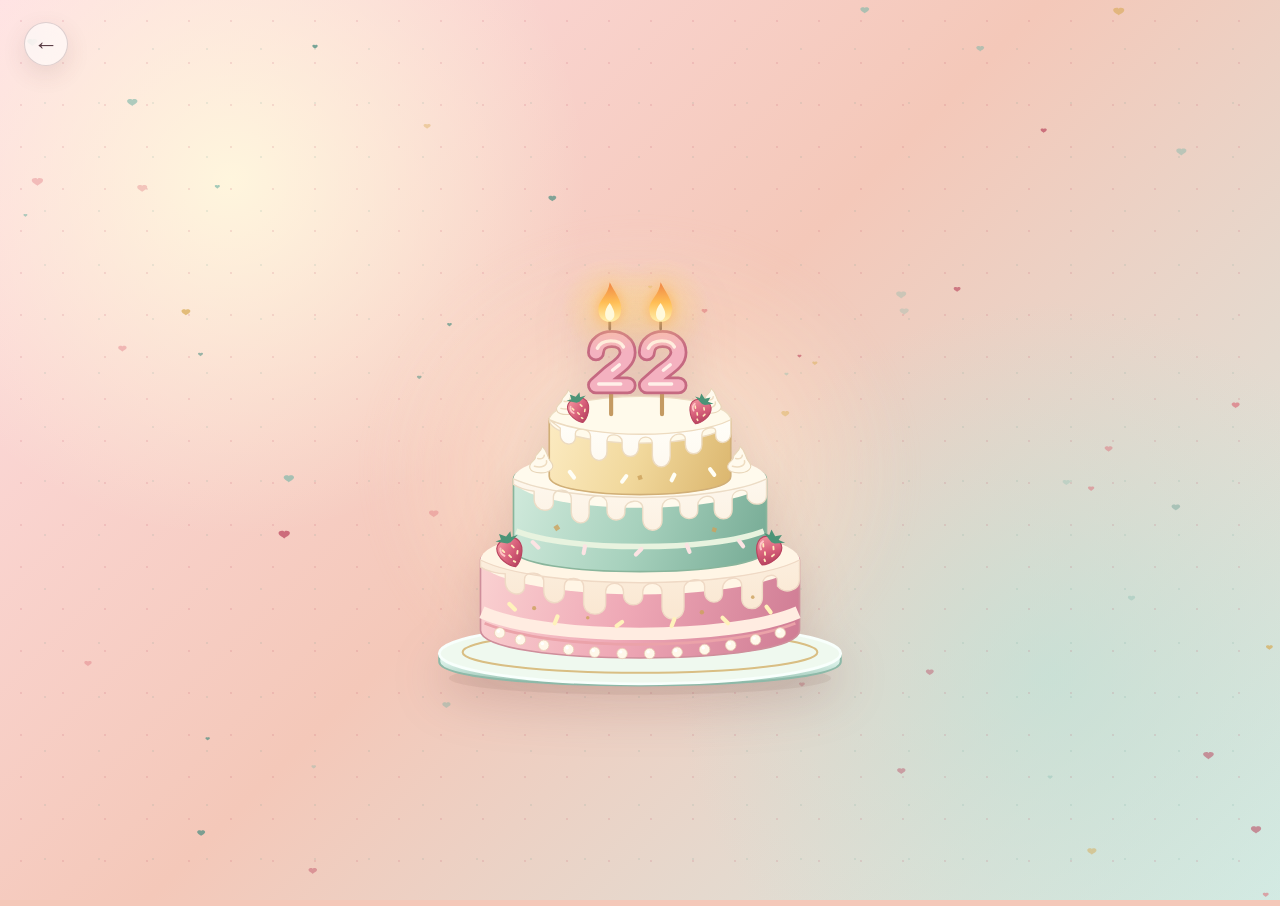
<file: pages/birthday.html>
<!DOCTYPE html>
<html lang="zh-CN">
<head>
    <meta charset="UTF-8">
    <meta name="viewport" content="width=device-width, initial-scale=1.0, viewport-fit=cover">
    <meta name="theme-color" content="#f6cfd1">
    <title>22 岁生日 | JY_GZC</title>
    <style>
        :root {
            --berry: #b83f59;
            --coral: #dc6e79;
            --mint: #498d80;
            --gold: #d6a64b;
            --cream: #fff7e9;
            --ink: #563941;
        }
        * { box-sizing: border-box; }
        html { width: 100%; height: 100%; overflow: hidden; background: #f4c8b9; }
        body {
            position: fixed;
            inset: 0;
            width: 100%;
            height: 100%;
            height: 100dvh;
            margin: 0;
            overflow: hidden;
            overscroll-behavior: none;
            isolation: isolate;
            color: var(--ink);
            font-family: -apple-system, BlinkMacSystemFont, "Segoe UI", sans-serif;
            background:
                radial-gradient(circle at 18% 20%, rgba(255, 248, 222, 0.92), transparent 28%),
                radial-gradient(circle at 82% 75%, rgba(185, 226, 215, 0.58), transparent 30%),
                linear-gradient(135deg, #ffdfe5 0%, #f4c8b9 48%, #d5ebe4 100%);
        }
        body::before {
            content: "";
            position: fixed;
            inset: 0;
            z-index: 0;
            pointer-events: none;
            background-image:
                radial-gradient(circle, rgba(184, 63, 89, 0.13) 1px, transparent 1.5px),
                radial-gradient(circle, rgba(73, 141, 128, 0.11) 1px, transparent 1.5px);
            background-position: 0 0, 18px 22px;
            background-size: 42px 42px, 54px 54px;
        }
        [hidden] { display: none !important; }
        button, a { font: inherit; }
        button:focus-visible, a:focus-visible {
            outline: 3px solid var(--mint);
            outline-offset: 4px;
        }
        #fallingHearts, #clickHearts {
            position: fixed;
            inset: 0;
            width: 100%;
            height: 100%;
            pointer-events: none;
        }
        #fallingHearts { z-index: 1; }
        #clickHearts { z-index: 9999; }
        .back-link {
            position: fixed;
            top: calc(22px + env(safe-area-inset-top, 0px));
            left: calc(24px + env(safe-area-inset-left, 0px));
            z-index: 50;
            display: grid;
            place-items: center;
            width: 44px;
            height: 44px;
            border: 1px solid rgba(86, 57, 65, 0.2);
            border-radius: 50%;
            background: rgba(255, 255, 255, 0.58);
            color: var(--ink);
            font-size: 25px;
            text-decoration: none;
            backdrop-filter: blur(12px);
            -webkit-backdrop-filter: blur(12px);
            box-shadow: 0 8px 24px rgba(102, 57, 69, 0.12);
        }
        .back-link:hover { background: rgba(255, 255, 255, 0.9); }
        .birthday-stage {
            position: absolute;
            inset: 0;
            z-index: 2;
            width: 100%;
            height: 100%;
            cursor: default;
        }
        .cake-dock {
            position: fixed;
            z-index: 30;
            top: 50%;
            left: 50%;
            width: min(440px, 92vw, calc((100vh - 72px) * .8163));
            width: min(440px, 92vw, calc((100dvh - 72px) * .8163));
            aspect-ratio: 320 / 392;
            transform: translate(-50%, -50%);
            transition:
                top 0.9s cubic-bezier(.2,.8,.2,1),
                left 0.9s cubic-bezier(.2,.8,.2,1),
                width 0.9s cubic-bezier(.2,.8,.2,1),
                transform 0.9s cubic-bezier(.2,.8,.2,1),
                opacity 0.45s ease 0.35s,
                visibility 0s linear 0.9s;
            pointer-events: none;
        }
        .cake-scene {
            position: relative;
            width: 100%;
            height: 100%;
            filter: drop-shadow(0 20px 24px rgba(103, 52, 56, 0.18));
            transition: filter 0.9s ease;
        }
        .cake-dock::after {
            content: "";
            position: absolute;
            z-index: -1;
            inset: 8% -12% 0;
            border-radius: 50%;
            background: radial-gradient(ellipse, rgba(255, 250, 225, .85), rgba(255, 231, 203, .28) 45%, transparent 70%);
            filter: blur(16px);
            opacity: .9;
            transition: opacity .5s ease;
        }
        .birthday-cake-art {
            display: block;
            width: 100%;
            height: 100%;
            overflow: visible;
        }
        .candle-halo {
            opacity: .85;
            transition: opacity .35s ease;
        }
        .flame {
            transform-box: fill-box;
            transform-origin: 50% 100%;
            animation: flameFlicker .48s ease-in-out infinite alternate;
            filter: drop-shadow(0 0 5px rgba(255, 173, 64, .7));
        }
        .number-candle.second .flame { animation-delay: -.23s; }
        @keyframes flameFlicker {
            from { transform: rotate(-5deg) scale(.93, 1.07); }
            to { transform: rotate(6deg) scale(1.06, .94); }
        }
        .smoke {
            fill: none;
            stroke: #8b7d79;
            stroke-width: 2.2;
            stroke-linecap: round;
            stroke-dasharray: 120;
            stroke-dashoffset: 120;
            opacity: 0;
            filter: blur(.5px);
        }
        .smoke-trail { stroke: #b9a49a; stroke-width: 3; }
        .wick-ember { opacity: 0; }
        body.candles-out .flame { animation: flameBlowOut .42s ease-out both; }
        body.candles-out .number-candle.second .flame { animation-delay: .09s; }
        body.candles-out .candle-halo { opacity: 0; }
        body.candles-out .cake-dock::after { opacity: .35; }
        body.candles-out .smoke { animation: smokeRise 1.8s ease-out .25s both; }
        body.candles-out .smoke-trail { animation-delay: .48s; }
        body.candles-out .number-candle.second .smoke { animation-delay: .38s; }
        body.candles-out .number-candle.second .smoke-trail { animation-delay: .6s; }
        body.candles-out .wick-ember { animation: emberFade 1.5s ease-out .2s both; }
        @keyframes flameBlowOut {
            0% { opacity: 1; transform: rotate(0) scale(1); }
            45% { opacity: .85; transform: translate(9px, -1px) rotate(48deg) scale(1.35, .5); }
            100% { opacity: 0; transform: translate(17px, 0) rotate(70deg) scale(.12, .04); }
        }
        @keyframes smokeRise {
            0% { opacity: 0; transform: translate(0, 3px) scale(.7); stroke-dashoffset: 120; }
            18% { opacity: .8; }
            65% { opacity: .5; }
            100% { opacity: 0; transform: translate(15px, -48px) scale(1.25); stroke-dashoffset: 0; }
        }
        @keyframes emberFade {
            0%, 30% { opacity: 1; }
            100% { opacity: 0; }
        }
        body.celebration-ready .cake-dock {
            top: calc(18px + env(safe-area-inset-top, 0px));
            left: 100%;
            width: 102px;
            transform: translateX(calc(-100% - 18px - env(safe-area-inset-right, 0px)));
            opacity: 0;
            visibility: hidden;
        }
        body.celebration-ready .cake-dock::after { opacity: 0; }
        body.celebration-ready .cake-scene {
            filter: drop-shadow(0 10px 12px rgba(103, 52, 56, 0.2));
        }
        .celebration-panel {
            position: relative;
            z-index: 5;
            display: grid;
            align-content: center;
            justify-items: center;
            width: 100%;
            height: 100%;
            padding: calc(82px + env(safe-area-inset-top, 0px)) 24px calc(34px + env(safe-area-inset-bottom, 0px));
            opacity: 0;
            transform: translateY(24px) scale(0.96);
            pointer-events: none;
            transition: opacity 0.7s ease 0.28s, transform 0.8s cubic-bezier(.2,.8,.2,1) 0.28s;
        }
        body.celebration-ready .celebration-panel {
            opacity: 1;
            transform: translateY(0) scale(1);
            pointer-events: auto;
        }
        .celebration-panel::before {
            content: "";
            position: absolute;
            z-index: -1;
            top: 50%;
            left: 50%;
            width: min(76vw, 650px);
            aspect-ratio: 1;
            border: 1px solid rgba(255, 255, 255, 0.7);
            border-radius: 50%;
            background: rgba(255, 255, 255, 0.16);
            transform: translate(-50%, -50%);
            box-shadow: inset 0 0 80px rgba(255, 255, 255, 0.2);
        }
        .celebration-panel::after {
            content: "";
            position: absolute;
            z-index: -2;
            top: 50%;
            left: 50%;
            width: min(88vw, 760px);
            aspect-ratio: 1;
            border-radius: 50%;
            background:
                radial-gradient(circle at 50% 2%, var(--gold) 0 3px, transparent 4px),
                radial-gradient(circle at 88% 22%, var(--mint) 0 3px, transparent 4px),
                radial-gradient(circle at 98% 58%, var(--coral) 0 3px, transparent 4px),
                radial-gradient(circle at 72% 92%, var(--gold) 0 3px, transparent 4px),
                radial-gradient(circle at 23% 91%, var(--mint) 0 3px, transparent 4px),
                radial-gradient(circle at 2% 57%, var(--berry) 0 3px, transparent 4px),
                radial-gradient(circle at 12% 20%, var(--coral) 0 3px, transparent 4px);
            transform: translate(-50%, -50%);
            opacity: 0.72;
            pointer-events: none;
        }
        .celebration-kicker {
            margin: 0 0 12px;
            color: var(--mint);
            font-family: Georgia, "Times New Roman", serif;
            font-size: 11px;
            font-weight: 800;
            letter-spacing: 5px;
        }
        .age-lockup {
            position: relative;
            display: flex;
            align-items: flex-end;
            justify-content: center;
            color: var(--berry);
            line-height: 0.8;
            text-shadow: 0 12px 30px rgba(184, 63, 89, 0.18);
        }
        .age-lockup::before,
        .age-lockup::after {
            content: "";
            position: absolute;
            top: 18%;
            width: 26px;
            height: 26px;
            background:
                linear-gradient(var(--gold), var(--gold)) 50% 0 / 2px 100% no-repeat,
                linear-gradient(90deg, var(--gold), var(--gold)) 0 50% / 100% 2px no-repeat;
            opacity: 0.8;
        }
        .age-lockup::before { left: -48px; rotate: 12deg; }
        .age-lockup::after { right: -48px; rotate: -12deg; }
        .age-number {
            font-family: Georgia, "Times New Roman", serif;
            font-size: clamp(92px, 18vw, 164px);
            font-weight: 600;
        }
        .birthday-date {
            margin: 20px 0 28px;
            padding: 8px 18px;
            border-top: 1px solid rgba(86, 57, 65, 0.3);
            border-bottom: 1px solid rgba(86, 57, 65, 0.3);
            color: var(--ink);
            font-family: Georgia, "Times New Roman", serif;
            font-size: 17px;
            font-weight: 700;
            letter-spacing: 4px;
        }
        .birthday-flourish {
            display: flex;
            align-items: center;
            gap: 12px;
            width: min(74vw, 330px);
            margin: 0 0 28px;
        }
        .birthday-flourish::before,
        .birthday-flourish::after {
            content: "";
            flex: 1;
            height: 1px;
            background: linear-gradient(90deg, transparent, rgba(86, 57, 65, 0.42));
        }
        .birthday-flourish::after {
            background: linear-gradient(90deg, rgba(86, 57, 65, 0.42), transparent);
        }
        .birthday-flourish i {
            width: 8px;
            height: 8px;
            border: 1px solid var(--berry);
            background: rgba(255, 255, 255, 0.72);
            transform: rotate(45deg);
        }
        .letter-trigger {
            position: relative;
            display: grid;
            place-items: center;
            width: 180px;
            height: 138px;
            padding: 0;
            border: 0;
            background: transparent;
            cursor: pointer;
            transition: transform 0.28s ease, filter 0.28s ease;
            animation: letterFloat 4.2s ease-in-out infinite;
        }
        .letter-trigger::before {
            content: "";
            position: absolute;
            left: 50%;
            bottom: 5px;
            width: 132px;
            height: 25px;
            border-radius: 50%;
            background: rgba(86, 57, 65, 0.14);
            filter: blur(9px);
            transform: translateX(-50%);
        }
        .letter-trigger:hover {
            transform: translateY(-7px) rotate(1deg) scale(1.04);
            filter: brightness(1.03);
        }
        @keyframes letterFloat {
            0%, 100% { translate: 0 0; }
            50% { translate: 0 -8px; }
        }
        .letter-envelope {
            position: relative;
            display: block;
            width: 142px;
            height: 98px;
            overflow: hidden;
            border: 3px solid var(--berry);
            border-radius: 9px;
            background: linear-gradient(145deg, #fffdf5, #f8d2df);
            box-shadow:
                9px 11px 0 rgba(214, 166, 75, 0.24),
                0 18px 30px rgba(103, 52, 66, 0.22);
            transform: rotate(-4deg);
        }
        .letter-envelope::before {
            content: "";
            position: absolute;
            inset: 0;
            clip-path: polygon(0 0, 50% 56%, 100% 0);
            background: #fffdf8;
        }
        .letter-envelope::after {
            content: "";
            position: absolute;
            inset: 0;
            clip-path: polygon(0 100%, 0 28%, 50% 70%, 100% 28%, 100% 100%);
            background: #f4c6d5;
        }
        .letter-seal {
            position: absolute;
            z-index: 3;
            left: 50%;
            top: 54%;
            display: grid;
            place-items: center;
            width: 42px;
            height: 42px;
            border: 3px solid #fff0b5;
            border-radius: 50%;
            background: var(--berry);
            color: white;
            font-size: 22px;
            line-height: 1;
            transform: translate(-50%, -50%);
            box-shadow: 0 5px 0 rgba(102, 45, 68, 0.22);
        }
        .balloon-cluster {
            position: fixed;
            z-index: 3;
            top: 11%;
            width: 92px;
            height: 180px;
            opacity: 0;
            transform: translateY(25px);
            transition: opacity 0.8s ease 0.5s, transform 0.8s ease 0.5s;
            pointer-events: none;
        }
        body.celebration-ready .balloon-cluster { opacity: 0.9; transform: translateY(0); }
        .balloon-cluster.left { left: 6%; }
        .balloon-cluster.right { right: 7%; transform: translateY(25px) scaleX(-1); }
        body.celebration-ready .balloon-cluster.right { transform: translateY(0) scaleX(-1); }
        .balloon {
            position: absolute;
            width: 48px;
            height: 60px;
            border: 1px solid rgba(86, 57, 65, 0.13);
            border-radius: 52% 48% 48% 52%;
            box-shadow: inset -8px -8px 12px rgba(86, 57, 65, 0.1);
        }
        .balloon::after {
            content: "";
            position: absolute;
            top: 58px;
            left: 50%;
            width: 1px;
            height: 94px;
            background: rgba(86, 57, 65, 0.34);
            transform: rotate(5deg);
            transform-origin: top;
        }
        .balloon.one { top: 0; left: 4px; background: #e97d89; }
        .balloon.two { top: 34px; left: 42px; background: #73afa2; }
        .balloon.three { top: 74px; left: 0; width: 42px; height: 52px; background: #edc267; }
        .balloon.three::after { top: 50px; height: 54px; }
        .confetti {
            position: fixed;
            z-index: 2;
            inset: 0;
            pointer-events: none;
            opacity: 0;
            transition: opacity 0.8s ease 0.35s;
        }
        body.celebration-ready .confetti { opacity: 0.9; }
        .confetti i {
            position: absolute;
            width: 9px;
            height: 18px;
            border-radius: 2px;
            background: var(--coral);
            rotate: 24deg;
            animation: confettiDrift 5s ease-in-out infinite;
        }
        .confetti i:nth-child(1) { top: 16%; left: 24%; }
        .confetti i:nth-child(2) { top: 24%; right: 26%; background: var(--mint); rotate: -34deg; animation-delay: -1s; }
        .confetti i:nth-child(3) { top: 68%; left: 18%; background: var(--gold); rotate: 56deg; animation-delay: -2.3s; }
        .confetti i:nth-child(4) { top: 73%; right: 18%; width: 15px; height: 8px; background: var(--berry); animation-delay: -3.1s; }
        .confetti i:nth-child(5) { top: 43%; left: 8%; width: 8px; height: 8px; border-radius: 50%; background: var(--mint); animation-delay: -0.7s; }
        .confetti i:nth-child(6) { top: 38%; right: 8%; width: 8px; height: 8px; border-radius: 50%; background: var(--gold); animation-delay: -1.8s; }
        @keyframes confettiDrift {
            0%, 100% { translate: 0 0; }
            50% { translate: 0 12px; rotate: 90deg; }
        }
        .letter-dialog {
            position: fixed;
            inset: 0;
            z-index: 9000;
            display: grid;
            place-items: center;
            padding: 24px;
            background: rgba(45, 28, 50, 0.74);
            backdrop-filter: blur(18px);
            -webkit-backdrop-filter: blur(18px);
        }
        .letter-paper {
            position: relative;
            display: block;
            width: min(92vw, 720px);
            max-height: min(88vh, 650px);
            padding: 16px;
            overflow: visible;
            border: 6px solid #9f67c8;
            border-radius: 34px;
            background: linear-gradient(145deg, #f3a8d2, #a06ad0 70%, #734cad);
            color: #4d403a;
            box-shadow:
                0 0 0 3px rgba(255, 225, 123, 0.88),
                0 32px 90px rgba(27, 12, 36, 0.48),
                inset 0 0 28px rgba(255, 255, 255, 0.38);
            animation: letterOpen 0.45s cubic-bezier(.2,.8,.2,1) both;
        }
        @keyframes letterOpen {
            from { opacity: 0; transform: translateY(34px) scale(0.88) rotate(-1.5deg); }
            to { opacity: 1; transform: translateY(0) scale(1) rotate(0); }
        }
        .letter-paper::before {
            display: none;
        }
        .book-page {
            position: relative;
            min-height: 520px;
            padding: 86px 72px 62px;
            overflow: hidden;
            background:
                radial-gradient(circle at 88% 12%, rgba(244, 179, 213, 0.18), transparent 22%),
                radial-gradient(circle at 12% 88%, rgba(121, 202, 167, 0.14), transparent 24%),
                #fffdf9;
            border-radius: 18px;
            box-shadow: inset 0 0 34px rgba(127, 82, 126, 0.11);
        }
        .book-page-right { border-radius: 18px; }
        .book-page::after {
            content: "";
            position: absolute;
            inset: 12px;
            border: 2px solid rgba(164, 92, 196, 0.34);
            border-radius: 14px;
            pointer-events: none;
        }
        .book-bunting {
            position: absolute;
            z-index: 8;
            top: -9px;
            left: 50%;
            display: flex;
            gap: 9px;
            transform: translateX(-50%) rotate(-1deg);
        }
        .book-bunting i {
            display: block;
            width: 34px;
            height: 43px;
            clip-path: polygon(0 0, 100% 0, 50% 100%);
            background: #f4cc49;
            filter: drop-shadow(0 3px 2px rgba(54, 28, 67, 0.22));
        }
        .book-bunting i:nth-child(2) { background: #ef78ac; }
        .book-bunting i:nth-child(3) { background: #71c8e8; }
        .book-bunting i:nth-child(4) { background: #8bcf92; }
        .book-bunting i:nth-child(5) { background: #a87be0; }
        .book-badge {
            position: absolute;
            z-index: 7;
            top: -24px;
            left: -22px;
            display: grid;
            place-items: center;
            width: 82px;
            height: 82px;
            border: 4px solid #fff5a6;
            border-radius: 26px 38px 24px 42px;
            background: linear-gradient(145deg, #ff83b5, #a865dc);
            color: white;
            font-family: Georgia, "Times New Roman", serif;
            font-size: 34px;
            font-weight: 800;
            rotate: -9deg;
            box-shadow: 0 8px 0 rgba(93, 52, 126, 0.24);
        }
        .book-ribbon {
            position: absolute;
            z-index: 7;
            left: -24px;
            bottom: -17px;
            width: 220px;
            height: 31px;
            border-radius: 6px 50% 50% 6px;
            background: linear-gradient(180deg, #fa8bbc, #dc5d9d);
            box-shadow: 0 8px 12px rgba(83, 38, 78, 0.28);
            transform: rotate(-4deg);
        }
        .book-ribbon::after {
            content: "";
            position: absolute;
            right: -34px;
            top: 0;
            border-top: 16px solid #e36aa5;
            border-bottom: 15px solid #e36aa5;
            border-right: 35px solid transparent;
        }
        .book-heart-tab {
            position: absolute;
            z-index: 7;
            right: -28px;
            top: 42%;
            display: grid;
            place-items: center;
            width: 52px;
            height: 68px;
            border: 3px solid #8e58bd;
            border-radius: 7px 13px 13px 7px;
            background: #f16ca9;
            color: white;
            font-size: 29px;
            box-shadow: 7px 7px 0 rgba(66, 38, 86, 0.22);
        }
        .paper-corners i {
            position: absolute;
            z-index: 4;
            width: 18px;
            height: 18px;
            border: 2px solid #c978aa;
            background: #fff6c9;
            transform: rotate(45deg);
        }
        .paper-corners .top-left { top: 27px; left: 27px; }
        .paper-corners .top-right { top: 27px; right: 27px; border-color: #78bfa8; }
        .paper-corners .bottom-left { bottom: 27px; left: 27px; border-color: #78bfa8; }
        .paper-corners .bottom-right { right: 27px; bottom: 27px; }
        .letter-close {
            position: absolute;
            z-index: 20;
            top: -22px;
            right: -22px;
            display: grid;
            place-items: center;
            width: 48px;
            height: 48px;
            padding: 0;
            border: 3px solid #fff4a5;
            border-radius: 15px 22px 13px 21px;
            background: #f5c742;
            color: #38213f;
            font-size: 28px;
            font-weight: 900;
            line-height: 1;
            cursor: pointer;
            rotate: 8deg;
            box-shadow: 0 7px 0 rgba(91, 54, 108, 0.28);
        }
        .letter-title {
            position: relative;
            z-index: 3;
            margin: 0 0 34px;
            color: #9a4fc0;
            font-family: "Songti SC", "Noto Serif CJK SC", "SimSun", serif;
            font-size: 31px;
            font-weight: 700;
            text-align: center;
        }
        .letter-body {
            position: relative;
            z-index: 3;
            margin: 0;
            font-family: "Songti SC", "Noto Serif CJK SC", "SimSun", serif;
            font-size: 17px;
            line-height: 2;
            white-space: pre-wrap;
        }
        .sr-only {
            position: absolute;
            width: 1px;
            height: 1px;
            padding: 0;
            margin: -1px;
            overflow: hidden;
            clip: rect(0, 0, 0, 0);
            white-space: nowrap;
            border: 0;
        }
        @media (max-width: 680px) {
            .back-link { top: calc(14px + env(safe-area-inset-top, 0px)); left: calc(14px + env(safe-area-inset-left, 0px)); width: 40px; height: 40px; }
            body.celebration-ready .cake-dock {
                top: calc(12px + env(safe-area-inset-top, 0px));
                width: 84px;
                transform: translateX(calc(-100% - 12px - env(safe-area-inset-right, 0px)));
            }
            .celebration-panel { padding: calc(66px + env(safe-area-inset-top, 0px)) 16px calc(20px + env(safe-area-inset-bottom, 0px)); }
            .celebration-panel::before { width: min(110vw, 520px); }
            .age-number { font-size: clamp(88px, 29vw, 126px); }
            .birthday-date { margin: 13px 0 20px; font-size: 14px; letter-spacing: 3px; }
            .letter-trigger {
                width: 158px;
                height: 120px;
            }
            .letter-envelope { width: 126px; height: 86px; }
            .letter-seal { width: 38px; height: 38px; font-size: 20px; }
            .balloon-cluster { scale: 0.72; }
            .balloon-cluster.left { left: -8px; }
            .balloon-cluster.right { right: -7px; }
            .letter-dialog { padding: 10px; }
            .letter-paper {
                width: min(94vw, 460px);
                max-height: 90vh;
                overflow: auto;
                padding: 12px;
                border-width: 4px;
                border-radius: 24px;
            }
            .letter-paper::before { display: none; }
            .book-page { min-height: 460px; padding: 72px 30px 48px; border-radius: 14px; }
            .book-page-right { border-radius: 14px; }
            .book-bunting { gap: 5px; }
            .book-bunting i { width: 25px; height: 32px; }
            .book-badge { top: 4px; left: 4px; width: 58px; height: 58px; font-size: 25px; }
            .book-ribbon { left: -8px; bottom: 2px; width: 150px; height: 24px; }
            .book-ribbon::after { right: -25px; border-top-width: 12px; border-bottom-width: 12px; border-right-width: 26px; }
            .book-heart-tab { right: -8px; top: 48%; width: 42px; height: 54px; font-size: 23px; }
            .letter-close { top: 7px; right: 7px; width: 42px; height: 42px; font-size: 24px; }
            .paper-corners .top-left { top: 22px; left: 22px; }
            .paper-corners .top-right { top: 22px; right: 22px; }
            .paper-corners .bottom-left { bottom: 22px; left: 22px; }
            .paper-corners .bottom-right { right: 22px; bottom: 22px; }
            .letter-title { font-size: 25px; }
            .letter-body { font-size: 15px; }
        }
        @media (max-height: 680px) {
            .celebration-panel { padding-top: calc(62px + env(safe-area-inset-top, 0px)); }
            .age-number { font-size: 82px; }
            .birthday-date { margin: 9px 0 13px; }
            .letter-trigger { height: 104px; }
        }
        @media (prefers-reduced-motion: reduce) {
            .flame, .confetti i, .letter-paper, .letter-trigger {
                animation: none !important;
            }
            .cake-dock, .celebration-panel, .cake-scene { transition-duration: 0.01ms !important; }
            body.candles-out .flame { opacity: 0; }
            body.candles-out .smoke, body.candles-out .wick-ember { animation: none; }
        }
    </style>
    <link rel="stylesheet" href="../assets/css/birthday-gifts.css?v=20261104-gift-lid-space">
</head>
<body>
    <canvas id="fallingHearts" aria-hidden="true"></canvas>
    <canvas id="clickHearts" aria-hidden="true"></canvas>
    <a class="back-link" href="../index.html" aria-label="返回主页">←</a>

    <div class="confetti" aria-hidden="true">
        <i></i><i></i><i></i><i></i><i></i><i></i>
    </div>
    <div class="balloon-cluster left" aria-hidden="true">
        <i class="balloon one"></i>
        <i class="balloon two"></i>
        <i class="balloon three"></i>
    </div>
    <div class="balloon-cluster right" aria-hidden="true">
        <i class="balloon one"></i>
        <i class="balloon two"></i>
        <i class="balloon three"></i>
    </div>

    <main id="birthdayStage" class="birthday-stage" aria-label="生日蛋糕，点击任意位置吹灭蜡烛">
        <div class="cake-dock" aria-hidden="true">
            <div class="cake-scene">
                <svg class="birthday-cake-art" xmlns="http://www.w3.org/2000/svg" viewBox="0 -64 320 392" fill="none" aria-hidden="true" focusable="false">
                    <defs>
                        <linearGradient id="cake-plate" x1="160" y1="272" x2="160" y2="304" gradientUnits="userSpaceOnUse">
                            <stop stop-color="#F6FFFD"/><stop offset=".5" stop-color="#D5EDE4"/><stop offset="1" stop-color="#8CBBAA"/>
                        </linearGradient>
                        <linearGradient id="cake-rose" x1="44" y1="210" x2="276" y2="273" gradientUnits="userSpaceOnUse">
                            <stop stop-color="#FAD1D1"/><stop offset=".48" stop-color="#EEA7B5"/><stop offset="1" stop-color="#CF7C94"/>
                        </linearGradient>
                        <linearGradient id="cake-mint" x1="68" y1="149" x2="252" y2="215" gradientUnits="userSpaceOnUse">
                            <stop stop-color="#D1EADC"/><stop offset=".5" stop-color="#A7D1BD"/><stop offset="1" stop-color="#75AA94"/>
                        </linearGradient>
                        <linearGradient id="cake-gold" x1="94" y1="108" x2="226" y2="159" gradientUnits="userSpaceOnUse">
                            <stop stop-color="#FCEBC2"/><stop offset=".5" stop-color="#F1D89C"/><stop offset="1" stop-color="#DBB66E"/>
                        </linearGradient>
                        <linearGradient id="cake-cream" x1="160" y1="110" x2="160" y2="249" gradientUnits="userSpaceOnUse">
                            <stop stop-color="#FFFEF9"/><stop offset="1" stop-color="#FAE8D3"/>
                        </linearGradient>
                        <linearGradient id="cake-flame" x1="0" y1="-27" x2="0" y2="1" gradientUnits="userSpaceOnUse">
                            <stop stop-color="#EF8546"/><stop offset=".52" stop-color="#FFBD54"/><stop offset="1" stop-color="#FFECA7"/>
                        </linearGradient>
                        <radialGradient id="cake-candle-light">
                            <stop stop-color="#FFD988" stop-opacity=".68"/><stop offset="1" stop-color="#FFD988" stop-opacity="0"/>
                        </radialGradient>
                        <linearGradient id="cake-berry" x1="-9" y1="-9" x2="10" y2="14" gradientUnits="userSpaceOnUse">
                            <stop stop-color="#F49AA1"/><stop offset=".5" stop-color="#D9617C"/><stop offset="1" stop-color="#AC3856"/>
                        </linearGradient>
                        <g id="cake-pearl">
                            <circle r="3.8" fill="#FFF8EA" stroke="#EACFB5" stroke-width=".6"/>
                            <circle cx="-1" cy="-1.2" r="1.2" fill="#FFF"/>
                        </g>
                        <g id="cake-strawberry">
                            <path d="M-10-4C-13 4-5 14 0 16C5 14 13 4 10-4C7-11-7-11-10-4Z" fill="url(#cake-berry)" stroke="#B9435F" stroke-width="1"/>
                            <path d="M0-5L-9-10L-4-10L-4-15L1-11L6-14L5-9L11-9L3-5Z" fill="#4C9477"/>
                            <path d="M-6-1L-5 1M3-2L4 0M-2 5L-1 7M6 4L5 6M0 11L1 12" stroke="#FFE8BB" stroke-width="1.6" stroke-linecap="round"/>
                            <path d="M-7-3C-9 0-7 3-6 4" stroke="#FFC4C6" stroke-width="1.8" stroke-linecap="round"/>
                        </g>
                        <g id="cake-number-two" stroke-linecap="round" stroke-linejoin="round">
                            <path d="M0 9C0-4 23-4 23 9C23 16 15 20 9 25L0 33H23" stroke="#C56981" stroke-width="13"/>
                            <path d="M0 9C0-4 23-4 23 9C23 16 15 20 9 25L0 33H23" stroke="#F4B1C0" stroke-width="9"/>
                            <path d="M1 6C4-1 17-1 20 5M17 18L12 22M2 32H18" stroke="#FFF0E9" stroke-width="2.5"/>
                            <path d="M10-8V-14" stroke="#805B51" stroke-width="2"/>
                        </g>
                        <g id="cake-cream-swirl">
                            <path d="M-10 3C-12-2-5-4-5-7C-5-11 0-11 1-17C7-12 5-7 9-3C14 3 7 7 0 7C-5 7-9 6-10 3Z" fill="#FFFAED" stroke="#E8D5B8" stroke-width="1"/>
                            <path d="M-6 1C1 3 6 0 5-4M-3-6C1-5 3-7 3-9" stroke="#EEDCC1" stroke-width="1.4" stroke-linecap="round"/>
                        </g>
                    </defs>
                    <ellipse cx="160" cy="298" rx="139" ry="12" fill="#715347" opacity=".09"/>
                    <path d="M14 281C14 265 306 265 306 281V286C306 309 14 309 14 286Z" fill="url(#cake-plate)" stroke="#8DB9A8" stroke-width="1.5"/>
                    <ellipse cx="160" cy="280" rx="146" ry="22" fill="#EFF9EF" stroke="#F8FFFC" stroke-width="2"/>
                    <ellipse cx="160" cy="279" rx="129" ry="15" stroke="#D9BE83" stroke-width="1.5"/>
                    <path d="M44 212C44 189 276 189 276 212V263C276 290 44 290 44 263Z" fill="url(#cake-rose)" stroke="#CF8E9B" stroke-width="1.2"/>
                    <path d="M45 250C92 271 227 271 275 250" stroke="#FFECE1" stroke-width="9"/>
                    <path d="M47 258C98 279 224 278 273 258" stroke="#EBA2A9" stroke-width="2"/>
                    <ellipse cx="160" cy="212" rx="116" ry="25" fill="#FFF5E5"/>
                    <path d="M44 212C88 234 233 234 276 212V226C276 235 265 237 260 231V227C260 221 249 222 249 230V239C249 250 234 250 234 240V231C234 222 220 224 220 233V236C220 245 207 245 207 235V231C207 224 192 225 192 233V246C192 258 176 258 176 246V235C176 227 162 227 162 235V238C162 247 148 247 148 237V235C148 227 135 227 135 235V244C135 254 119 254 119 243V231C119 224 105 223 105 231V235C105 246 90 246 90 234V227C90 221 76 219 76 226V231C76 240 62 238 62 228V222C57 222 48 220 44 217Z" fill="url(#cake-cream)" stroke="#EFD9C5" stroke-width="1" stroke-linejoin="round"/>
                    <path d="M68 153C68 133 252 133 252 153V204C252 226 68 226 68 204Z" fill="url(#cake-mint)" stroke="#89B59C" stroke-width="1.2"/>
                    <path d="M70 191C108 206 212 206 250 191" stroke="#E8F3DF" stroke-width="4"/>
                    <ellipse cx="160" cy="153" rx="92" ry="21" fill="#FFFAED"/>
                    <path d="M68 153C108 171 214 171 252 153V165C252 172 242 174 238 167V164C238 159 227 161 227 167V175C227 185 214 184 214 175V170C214 163 202 165 202 172V176C202 184 189 184 189 175V172C189 165 176 166 176 174V183C176 193 162 193 162 182V174C162 167 149 168 149 175V177C149 185 136 185 136 176V171C136 164 123 163 123 171V178C123 188 110 187 110 177V167C110 160 97 159 97 166V170C97 179 83 177 83 168V162C76 161 71 159 68 157Z" fill="url(#cake-cream)" stroke="#ECDCC6" stroke-width="1" stroke-linejoin="round"/>
                    <path d="M94 110C94 94 226 94 226 110V151C226 169 94 169 94 151Z" fill="url(#cake-gold)" stroke="#D1AF77" stroke-width="1.2"/>
                    <ellipse cx="160" cy="110" rx="66" ry="17" fill="#FFFAEB" stroke="#EDDCC2" stroke-width="1"/>
                    <path d="M94 110C125 124 198 124 226 110V120C226 128 215 129 215 121V118C215 114 205 116 205 121V128C205 137 193 137 193 128V124C193 118 182 120 182 126V136C182 147 169 147 169 136V127C169 121 159 121 159 128V130C159 139 147 139 147 130V126C147 120 136 119 136 125V133C136 142 124 142 124 132V122C124 116 113 115 113 120V123C113 130 102 129 102 121V116Z" fill="url(#cake-cream)" stroke="#EDDBC0" stroke-width="1" stroke-linejoin="round"/>
                    <g stroke-linecap="round" stroke-width="3">
                        <path d="M65 244L69 248M100 253L98 258M143 260L147 257M183 260L185 255M220 254L224 258M252 246L255 250" stroke="#FFF2BB"/>
                        <path d="M82 199L86 203M119 207L120 202M157 208L161 204M196 206L194 201M232 198L235 202" stroke="#FCE3E3"/>
                        <path d="M109 148L112 152M147 155L150 151M183 154L185 150M211 146L214 150" stroke="#FFFEF5"/>
                    </g>
                    <g>
                        <use href="#cake-pearl" x="58" y="265"/><use href="#cake-pearl" x="73" y="270"/>
                        <use href="#cake-pearl" x="90" y="274"/><use href="#cake-pearl" x="108" y="277"/>
                        <use href="#cake-pearl" x="127" y="279"/><use href="#cake-pearl" x="147" y="280"/>
                        <use href="#cake-pearl" x="167" y="280"/><use href="#cake-pearl" x="187" y="279"/>
                        <use href="#cake-pearl" x="207" y="277"/><use href="#cake-pearl" x="226" y="274"/>
                        <use href="#cake-pearl" x="244" y="270"/><use href="#cake-pearl" x="262" y="265"/>
                    </g>
                    <use href="#cake-cream-swirl" transform="translate(88 143) scale(.8)"/>
                    <use href="#cake-cream-swirl" transform="translate(232 143) scale(.8)"/>
                    <use href="#cake-strawberry" transform="translate(65 204) rotate(-20) scale(.85)"/>
                    <use href="#cake-strawberry" transform="translate(254 203) rotate(22) scale(.85)"/>
                    <use href="#cake-cream-swirl" transform="translate(107 101) scale(.75)"/>
                    <use href="#cake-cream-swirl" transform="translate(211 100) scale(.75)"/>
                    <use href="#cake-strawberry" transform="translate(115 101) rotate(-18) scale(.72)"/>
                    <use href="#cake-strawberry" transform="translate(204 102) rotate(18) scale(.72)"/>
                    <g fill="#CDA25D" opacity=".8">
                        <circle cx="83" cy="247" r="1.5"/><circle cx="122" cy="254" r="1.3"/>
                        <circle cx="205" cy="250" r="1.6"/><circle cx="242" cy="239" r="1.3"/>
                        <path d="M97 188l3-2 2 3-3 2zM213 188l3 1-1 3-3-1zM158 151l3-1 1 3-3 1z"/>
                    </g>
                    <path d="M139 88V106M176 88V106" stroke="#C49A62" stroke-width="3" stroke-linecap="round"/>
                    <use href="#cake-number-two" x="128" y="52"/>
                    <use href="#cake-number-two" x="165" y="52"/>
                    <g class="number-candle first" transform="translate(138 37)">
                        <circle class="candle-halo" cy="-9" r="35" fill="url(#cake-candle-light)"/>
                        <g class="flame">
                            <path d="M0-27C-1-17-10-13-8-5C-7 4 7 4 8-5C10-12 4-19 0-27Z" fill="url(#cake-flame)"/>
                            <path d="M0-12C-5-6-4 0 0 1C5-1 4-6 0-12Z" fill="#FFF9DB"/>
                        </g>
                        <circle class="wick-ember" r="2.2" fill="#ED915B"/>
                        <g class="smoke"><path pathLength="120" d="M0 0C-10-8 10-15 1-23S-5-35 2-42"/></g>
                        <g class="smoke smoke-trail"><path pathLength="120" d="M1 1C9-8-7-13 0-21S7-31 2-36"/></g>
                    </g>
                    <g class="number-candle second" transform="translate(175 37)">
                        <circle class="candle-halo" cy="-9" r="35" fill="url(#cake-candle-light)"/>
                        <g class="flame">
                            <path d="M0-27C-1-17-10-13-8-5C-7 4 7 4 8-5C10-12 4-19 0-27Z" fill="url(#cake-flame)"/>
                            <path d="M0-12C-5-6-4 0 0 1C5-1 4-6 0-12Z" fill="#FFF9DB"/>
                        </g>
                        <circle class="wick-ember" r="2.2" fill="#ED915B"/>
                        <g class="smoke"><path pathLength="120" d="M0 0C-8-7 8-15 1-22S-6-32 0-41"/></g>
                        <g class="smoke smoke-trail"><path pathLength="120" d="M0 1C8-6-7-12 0-20S8-30 2-36"/></g>
                    </g>
                </svg>
            </div>
        </div>

        <section id="celebrationPanel" class="celebration-panel" aria-label="22 岁生日主界面" aria-hidden="true" inert>
            <p class="celebration-kicker">HAPPY BIRTHDAY</p>
            <div class="age-lockup">
                <span class="age-number">22</span>
            </div>
            <p class="birthday-date">2005.01.05</p>
            <div class="birthday-flourish" aria-hidden="true"><i></i></div>
            <div class="birthday-actions">
                <button id="letterTrigger" class="letter-trigger" type="button" aria-label="打开给姐姐的一封信">
                    <span class="letter-envelope" aria-hidden="true"><i class="letter-seal">♥</i></span>
                </button>
                <button id="giftTrigger" class="gift-trigger" type="button" aria-label="抽取生日礼物">
                    <span class="gift-box" aria-hidden="true">
                        <span class="gift-box-body"></span>
                        <span class="gift-box-lid"><i class="gift-bow"></i></span>
                        <i class="gift-box-tag">♥</i>
                    </span>
                </button>
            </div>
        </section>
        <span id="birthdayStatus" class="sr-only" aria-live="polite">蜡烛已经点亮</span>
    </main>

    <div id="letterDialog" class="letter-dialog" role="dialog" aria-modal="true" aria-labelledby="letterTitle" hidden>
        <article class="letter-paper">
            <div class="book-bunting" aria-hidden="true"><i></i><i></i><i></i><i></i><i></i></div>
            <span class="book-badge" aria-hidden="true">22</span>
            <span class="book-ribbon" aria-hidden="true"></span>
            <span class="book-heart-tab" aria-hidden="true">♥</span>
            <button id="letterClose" class="letter-close" type="button" aria-label="关闭信件" title="关闭">×</button>
            <section class="book-page book-page-right">
                <span class="paper-corners" aria-hidden="true">
                    <i class="top-left"></i><i class="top-right"></i>
                    <i class="bottom-left"></i><i class="bottom-right"></i>
                </span>
                <h2 id="letterTitle" class="letter-title">给姐姐的一封信</h2>
                <p class="letter-body">这是一封信，这是一封信，这是一封信……

这是一封信，这是一封信，这是一封信，这是一封信……

这是一封信，这是一封信，这是一封信……</p>
            </section>
        </article>
    </div>

    <div id="giftDialog" class="gift-dialog" role="dialog" aria-modal="true" aria-labelledby="giftTitle" hidden>
        <article id="giftPaper" class="gift-paper">
            <button id="giftClose" class="gift-close" type="button" aria-label="关闭生日礼物">×</button>
            <div class="gift-content">
                <header class="gift-heading">
                    <p class="gift-kicker">A LITTLE SURPRISE FOR YOU</p>
                    <h2 id="giftTitle" class="gift-title">拆一份生日惊喜</h2>
                </header>
                <div class="gift-showcase">
                    <div class="gift-hero" aria-hidden="true">
                        <span class="gift-box">
                            <span class="gift-box-body"></span>
                            <span class="gift-box-lid"><i class="gift-bow"></i></span>
                            <i class="gift-box-tag">♥</i>
                        </span>
                    </div>
                    <div id="giftResult" class="gift-result" hidden>
                        <h3 id="giftResultName"></h3>
                    </div>
                </div>
                <section class="gift-pool-section" aria-label="可抽取的礼物">
                    <ul id="giftPool" class="gift-pool"></ul>
                </section>
            </div>
            <div class="gift-footer">
                <button id="giftDraw" class="gift-draw" type="button">拆开生日礼物</button>
                <p id="giftStatus" class="gift-status" role="status" aria-live="polite">每一份礼物，都藏着一份心意。</p>
                <div class="gift-test-controls">
                    <span id="giftTestCount" class="gift-test-count" role="status">已抽 0 / 3 次</span>
                    <button id="giftReset" class="gift-reset" type="button">测试：重置抽奖次数</button>
                </div>
            </div>
        </article>
    </div>

    <script src="../assets/data/birthday-gifts.js?v=20261104-nine-grid"></script>
    <script src="../assets/js/birthday-gifts.js?v=20261104-nine-grid"></script>
    <script>
    (function () {
        const canvas = document.getElementById('fallingHearts');
        const ctx = canvas.getContext('2d');
        const dpr = Math.min(window.devicePixelRatio || 1, 1.5);
        const reduced = window.matchMedia('(prefers-reduced-motion: reduce)').matches;

        function resize() {
            canvas.width = window.innerWidth * dpr;
            canvas.height = window.innerHeight * dpr;
            canvas.style.width = window.innerWidth + 'px';
            canvas.style.height = window.innerHeight + 'px';
            ctx.setTransform(dpr, 0, 0, dpr, 0, 0);
        }
        resize();
        window.addEventListener('resize', resize);

        const palette = ['#b83f59', '#dc6e79', '#498d80', '#7ab6a8', '#d6a64b'];
        const count = reduced ? 12 : (window.innerWidth <= 768 ? 28 : 56);
        const hearts = Array.from({ length: count }, () => ({
            x: Math.random() * window.innerWidth,
            y: Math.random() * window.innerHeight,
            size: 2 + Math.random() * 3.8,
            vx: (Math.random() - 0.5) * 0.45,
            vy: 0.35 + Math.random() * 0.7,
            alpha: 0.26 + Math.random() * 0.5,
            color: palette[Math.floor(Math.random() * palette.length)]
        }));

        function heartPath(x, y, size) {
            ctx.beginPath();
            ctx.moveTo(x, y + size * 0.3);
            ctx.bezierCurveTo(x, y, x - size, y, x - size, y + size * 0.5);
            ctx.bezierCurveTo(x - size, y + size, x, y + size * 1.3, x, y + size * 1.5);
            ctx.bezierCurveTo(x, y + size * 1.3, x + size, y + size, x + size, y + size * 0.5);
            ctx.bezierCurveTo(x + size, y, x, y, x, y + size * 0.3);
            ctx.closePath();
        }

        function draw() {
            ctx.clearRect(0, 0, window.innerWidth, window.innerHeight);
            hearts.forEach(heart => {
                heart.x += heart.vx;
                heart.y += heart.vy;
                if (heart.x < 0) heart.x = window.innerWidth;
                if (heart.x > window.innerWidth) heart.x = 0;
                if (heart.y > window.innerHeight) {
                    heart.y = -12;
                    heart.x = Math.random() * window.innerWidth;
                }
                ctx.save();
                ctx.globalAlpha = heart.alpha;
                ctx.fillStyle = heart.color;
                heartPath(heart.x, heart.y, heart.size);
                ctx.fill();
                ctx.restore();
            });
            requestAnimationFrame(draw);
        }
        draw();
    })();
    </script>

    <script>
    (function () {
        const canvas = document.getElementById('clickHearts');
        const ctx = canvas.getContext('2d');
        const dpr = Math.min(window.devicePixelRatio || 1, 1.5);
        const palette = ['#b83f59', '#dc6e79', '#498d80', '#7ab6a8', '#d6a64b'];
        const stage = document.getElementById('birthdayStage');
        const panel = document.getElementById('celebrationPanel');
        const status = document.getElementById('birthdayStatus');
        const letterTrigger = document.getElementById('letterTrigger');
        const letterDialog = document.getElementById('letterDialog');
        const letterClose = document.getElementById('letterClose');
        const backLink = document.querySelector('.back-link');
        const giftTrigger = document.getElementById('giftTrigger');
        const giftDialog = document.getElementById('giftDialog');
        const giftClose = document.getElementById('giftClose');
        const giftPaper = document.getElementById('giftPaper');
        const giftPool = document.getElementById('giftPool');
        const giftDraw = document.getElementById('giftDraw');
        const giftResult = document.getElementById('giftResult');
        const giftResultName = document.getElementById('giftResultName');
        const giftStatus = document.getElementById('giftStatus');
        const giftReset = document.getElementById('giftReset');
        const giftTestCount = document.getElementById('giftTestCount');
        const giftConfig = window.BIRTHDAY_GIFTS || { version: '', prizes: [] };
        let giftStorage;
        try { giftStorage = window.localStorage; } catch { /* 无存储权限时在本次打开中保留进度。 */ }
        const giftGame = window.BirthdayGiftDraw.create(giftConfig, giftStorage);
        const prizes = giftGame.prizes;
        const giftCards = new Map();
        let giftState = giftGame.read();
        const reduced = window.matchMedia('(prefers-reduced-motion: reduce)').matches;
        let particles = [];
        let extinguished = false;
        let lastTouch = 0;
        let lastFocused = null;
        let drawnPrize = giftState.lastPrize;
        let drawing = false;
        let giftTimer = null;
        let activeGiftRound = 0;
        function addGiftCard(prize, index, surprise = false) {
            if (giftCards.has(prize.id)) return giftCards.get(prize.id);
            const card = document.createElement('li');
            card.className = surprise ? 'gift-card gift-card-surprise' : 'gift-card';
            if (prize.isRetry) card.classList.add('gift-card-retry');
            card.dataset.prizeId = prize.id;
            const number = document.createElement('span');
            number.className = 'gift-card-number';
            number.textContent = surprise ? '✦' : (prize.isRetry ? '♡'
                : String(prizes.slice(0, index + 1).filter(item => !item.isRetry).length).padStart(2, '0'));
            const name = document.createElement('span');
            name.className = 'gift-card-name';
            name.textContent = prize.name;
            const state = document.createElement('span');
            state.className = 'gift-card-state';
            state.hidden = true;
            state.textContent = '已抽中';
            card.append(number, name, state);
            giftPool.append(card);
            giftCards.set(prize.id, card);
            return card;
        }
        prizes.forEach((prize, index) => addGiftCard(prize, index));

        function updateGiftTestCount() {
            giftTestCount.textContent = `已抽 ${giftState.history.length} / ${giftGame.maxDraws} 次`;
        }

        function removeSurprise() {
            giftCards.get(giftGame.surprisePrize.id)?.remove();
            giftCards.delete(giftGame.surprisePrize.id);
            giftPaper.classList.remove('has-surprise', 'is-surprise-reveal');
        }

        function revealSurprise(animate = false) {
            const alreadyVisible = giftCards.has(giftGame.surprisePrize.id);
            const card = addGiftCard(giftGame.surprisePrize, prizes.length, true);
            giftPaper.classList.add('has-surprise');
            card.classList.add('without-entrance');
            if (animate && !alreadyVisible) {
                giftPaper.classList.add('is-surprise-reveal');
                const content = giftPaper.querySelector('.gift-content');
                content.scrollTo({ top: content.scrollHeight, behavior: reduced ? 'auto' : 'smooth' });
            }
        }

        function showGiftResult(animateSurprise = false) {
            giftPaper.classList.remove('is-surprise-reveal');
            if (giftState.surpriseUnlocked) revealSurprise(animateSurprise);
            else removeSurprise();
            updateGiftTestCount();
            giftPaper.classList.toggle('is-revealed', Boolean(drawnPrize));
            giftResult.hidden = !drawnPrize;
            giftResultName.textContent = drawnPrize?.name || '';
            giftDraw.disabled = !prizes.length;
            giftDraw.textContent = giftState.remaining === 0
                ? '收好这些惊喜'
                : (drawnPrize ? '再拆一份惊喜' : '拆开生日礼物');
            giftTrigger.setAttribute('aria-label', drawnPrize
                ? (drawnPrize.isRetry ? '继续抽取生日礼物' : '查看抽中的生日礼物')
                : '抽取生日礼物');
            giftCards.forEach((card, id) => {
                const winner = id === drawnPrize?.id;
                const collected = id !== giftGame.retryPrize?.id && giftState.history.includes(id);
                card.classList.remove('is-active');
                card.classList.toggle('is-winner', winner);
                card.classList.toggle('is-collected', collected);
                card.querySelector('.gift-card-state').hidden = !collected;
            });
            if (!giftState.saved && drawnPrize) {
                giftStatus.textContent = '本次打开期间会为你保留抽取进度。';
            } else if (giftState.surpriseUnlocked) {
                giftStatus.textContent = '';
            } else {
                giftStatus.textContent = drawnPrize
                    ? (drawnPrize.isRetry ? '再拆一次，看看会有什么惊喜。' : `抽中了${drawnPrize.name}，再拆一份惊喜吧。`)
                    : (prizes.length ? '每一份礼物，都藏着一份心意。' : '礼物正在准备中。');
            }
        }

        showGiftResult();

        function resize() {
            canvas.width = window.innerWidth * dpr;
            canvas.height = window.innerHeight * dpr;
            canvas.style.width = window.innerWidth + 'px';
            canvas.style.height = window.innerHeight + 'px';
            ctx.setTransform(dpr, 0, 0, dpr, 0, 0);
        }
        resize();
        window.addEventListener('resize', resize);

        function heartShape(size) {
            ctx.beginPath();
            ctx.moveTo(0, size * 0.3);
            ctx.bezierCurveTo(0, -size * 0.2, -size * 0.6, -size * 0.2, -size * 0.5, size * 0.2);
            ctx.bezierCurveTo(-size * 0.4, size * 0.6, 0, size * 0.8, 0, size);
            ctx.bezierCurveTo(0, size * 0.8, size * 0.4, size * 0.6, size * 0.5, size * 0.2);
            ctx.bezierCurveTo(size * 0.6, -size * 0.2, 0, -size * 0.2, 0, size * 0.3);
            ctx.closePath();
        }

        function spawn(x, y, amount = 5) {
            for (let index = 0; index < amount; index++) {
                const angle = Math.PI * 2 * index / amount + Math.random() * 0.45;
                particles.push({
                    x,
                    y,
                    size: 13 + Math.random() * 13,
                    vx: Math.cos(angle) * (1.3 + Math.random() * 1.8),
                    vy: Math.sin(angle) * (1.3 + Math.random() * 1.8) - 1.7,
                    life: 1,
                    decay: 0.012 + Math.random() * 0.012,
                    angle: (Math.random() - 0.5) * 0.5,
                    spin: (Math.random() - 0.5) * 0.05,
                    color: palette[Math.floor(Math.random() * palette.length)]
                });
            }
        }

        function animate() {
            ctx.clearRect(0, 0, window.innerWidth, window.innerHeight);
            particles = particles.filter(particle => particle.life > 0);
            particles.forEach(particle => {
                particle.x += particle.vx;
                particle.y += particle.vy;
                particle.vy += 0.05;
                particle.vx *= 0.99;
                particle.angle += particle.spin;
                particle.life -= particle.decay;
                ctx.save();
                ctx.globalAlpha = Math.max(0, particle.life);
                ctx.translate(particle.x, particle.y);
                ctx.rotate(particle.angle);
                ctx.fillStyle = particle.color;
                heartShape(particle.size);
                ctx.fill();
                ctx.lineWidth = 1.2;
                ctx.strokeStyle = 'rgba(108, 54, 62, 0.48)';
                ctx.stroke();
                ctx.restore();
            });
            requestAnimationFrame(animate);
        }
        animate();

        function isProtectedTarget(target) {
            return target instanceof Element && Boolean(target.closest('.back-link, .letter-trigger, .letter-dialog, .gift-trigger, .gift-dialog'));
        }

        function revealCelebration() {
            document.body.classList.add('celebration-ready');
            panel.inert = false;
            panel.setAttribute('aria-hidden', 'false');
            status.textContent = '生日主界面已经打开';
        }

        function handleInteraction(x, y, target) {
            if (isProtectedTarget(target)) return;
            if (extinguished) {
                spawn(x, y, 6);
                return;
            }

            spawn(x, y, 13);
            extinguished = true;
            document.body.classList.add('candles-out');
            status.textContent = '蜡烛已经熄灭';
            window.setTimeout(revealCelebration, reduced ? 80 : 2100);
        }

        function openDialog(dialog, focusTarget) {
            lastFocused = document.activeElement;
            dialog.hidden = false;
            stage.inert = true;
            backLink.inert = true;
            focusTarget.focus({ preventScroll: true });
        }

        function closeDialog(dialog) {
            if (dialog.hidden) return;
            dialog.hidden = true;
            stage.inert = false;
            backLink.inert = false;
            lastFocused?.focus({ preventScroll: true });
        }

        function finishGiftDraw(celebrate = true) {
            window.clearTimeout(giftTimer);
            giftTimer = null;
            drawing = false;
            giftPaper.classList.remove('is-drawing');
            giftPool.setAttribute('aria-busy', 'false');
            showGiftResult(celebrate && !reduced && !giftDialog.hidden);
            if (celebrate && !giftDialog.hidden) {
                const rect = giftResult.getBoundingClientRect();
                spawn(rect.left + rect.width / 2, rect.top + rect.height / 2, reduced ? 5 : 18);
            }
        }

        function closeGift() {
            // 第三次的六秒悬念会继续计时，关闭重开也不会提前揭晓。
            if (drawing && !giftState.surpriseUnlocked) finishGiftDraw(false);
            closeDialog(giftDialog);
        }

        function resetGiftDraw() {
            activeGiftRound++;
            window.clearTimeout(giftTimer);
            giftTimer = null;
            drawing = false;
            giftState = giftGame.reset();
            drawnPrize = null;
            giftPaper.classList.remove('is-drawing', 'is-revealed');
            giftPool.setAttribute('aria-busy', 'false');
            showGiftResult();
            giftPaper.querySelector('.gift-content').scrollTop = 0;
            giftStatus.textContent = '已重置为 0 次，可以重新测试抽奖。';
        }

        function setActiveGift(id) {
            giftCards.forEach((card, prizeId) => card.classList.toggle('is-active', prizeId === id));
        }

        function runGiftLoop(pool, winnerId, duration, onComplete) {
            const round = activeGiftRound;
            const startedAt = performance.now();
            const totalSteps = Math.ceil(duration / 100);
            const weights = Array.from({ length: totalSteps }, (_, index) =>
                50 + 150 * Math.pow(index / (totalSteps - 1), 3));
            const totalWeight = weights.reduce((sum, weight) => sum + weight, 0);
            let step = 0;
            let elapsedWeight = 0;
            let previousId = '';

            function complete() {
                if (round !== activeGiftRound || !drawing) return;
                onComplete();
            }

            function advance() {
                if (round !== activeGiftRound || !drawing) return;
                if (performance.now() - startedAt >= duration) {
                    complete();
                    return;
                }
                // 每次随机跳到另一格，最后一跳才落到本次结果。
                const candidates = pool.filter(prize => prize.id !== previousId
                    && (step !== totalSteps - 2 || prize.id !== winnerId));
                const nextPrize = step === totalSteps - 1 && winnerId
                    ? pool.find(prize => prize.id === winnerId)
                    : candidates[Math.floor(Math.random() * candidates.length)];
                previousId = nextPrize.id;
                setActiveGift(nextPrize.id);
                elapsedWeight += weights[step++];
                const nextAt = startedAt + duration * elapsedWeight / totalWeight;
                giftTimer = window.setTimeout(step >= totalSteps ? complete : advance,
                    Math.max(0, nextAt - performance.now()));
            }

            if (reduced) {
                giftTimer = window.setTimeout(complete, duration);
                return;
            }
            advance();
        }

        function drawGift() {
            if (drawing || !prizes.length) return;
            const outcome = giftGame.draw();
            giftState = outcome;
            if (!outcome.added) {
                drawnPrize = giftState.lastPrize;
                showGiftResult();
                closeGift();
                return;
            }
            drawnPrize = outcome.prize;
            activeGiftRound++;
            drawing = true;
            updateGiftTestCount();
            giftResult.hidden = true;
            giftPaper.classList.remove('is-revealed', 'is-surprise-reveal');
            giftCards.forEach(card => card.classList.remove('is-winner', 'is-active'));
            giftDraw.disabled = true;
            giftDraw.textContent = '正在挑选你的惊喜…';
            giftStatus.textContent = '礼物正在悄悄打开…';
            giftPaper.classList.add('is-drawing');
            giftPool.setAttribute('aria-busy', 'true');
            if (outcome.isSurprise) {
                // 六秒内只随机跳转基础九宫格，特殊礼物出现时直接抽中。
                runGiftLoop(prizes, null, 6000, finishGiftDraw);
            } else {
                runGiftLoop(prizes, drawnPrize.id, 5000, finishGiftDraw);
            }
        }

        window.addEventListener('click', event => {
            if (Date.now() - lastTouch < 600) return;
            handleInteraction(event.clientX, event.clientY, event.target);
        });
        window.addEventListener('touchstart', event => {
            lastTouch = Date.now();
            const touch = event.touches[0];
            handleInteraction(touch.clientX, touch.clientY, event.target);
        }, { passive: true });

        letterTrigger.addEventListener('click', event => {
            event.stopPropagation();
            openDialog(letterDialog, letterClose);
        });
        letterClose.addEventListener('click', event => {
            event.stopPropagation();
            closeDialog(letterDialog);
        });
        letterDialog.addEventListener('click', event => {
            if (event.target === letterDialog) closeDialog(letterDialog);
        });
        giftTrigger.addEventListener('click', event => {
            event.stopPropagation();
            if (!drawing) {
                giftState = giftGame.read();
                drawnPrize = giftState.lastPrize;
                showGiftResult();
            }
            openDialog(giftDialog, giftClose);
        });
        giftClose.addEventListener('click', closeGift);
        giftDraw.addEventListener('click', drawGift);
        giftReset.addEventListener('click', resetGiftDraw);
        giftDialog.addEventListener('click', event => {
            if (event.target === giftDialog) closeGift();
        });
        window.addEventListener('storage', event => {
            if (event.key !== 'jy-gzc-birthday-gift' || drawing) return;
            giftState = giftGame.read();
            drawnPrize = giftState.lastPrize;
            showGiftResult();
        });
        window.addEventListener('keydown', event => {
            const dialog = !giftDialog.hidden ? giftDialog : (!letterDialog.hidden ? letterDialog : null);
            if (!dialog) return;
            if (event.key === 'Escape') {
                event.preventDefault();
                if (dialog === giftDialog) closeGift();
                else closeDialog(letterDialog);
            }
            if (event.key === 'Tab') {
                const buttons = Array.from(dialog.querySelectorAll('button:not(:disabled), a[href]'));
                const first = buttons[0];
                const last = buttons[buttons.length - 1];
                if (event.shiftKey && document.activeElement === first) {
                    event.preventDefault();
                    last.focus();
                } else if (!event.shiftKey && document.activeElement === last) {
                    event.preventDefault();
                    first.focus();
                }
            }
        });
    })();
    </script>
</body>
</html>
</file>
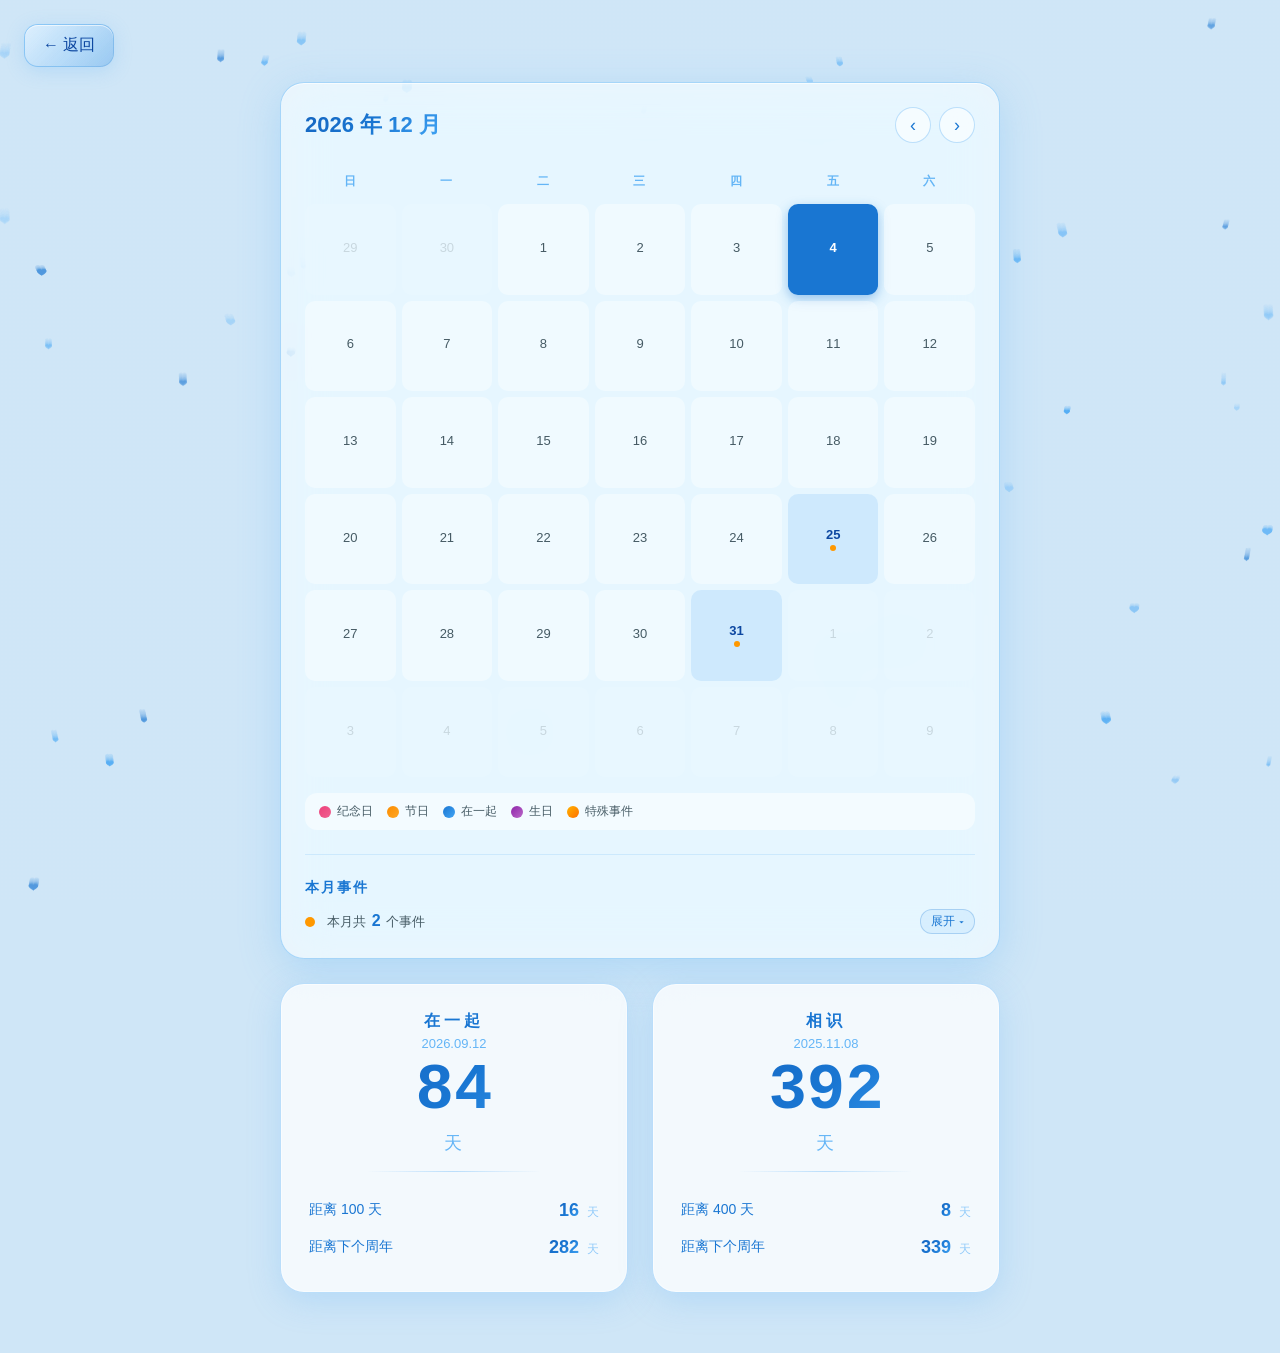
<file: pages/days.html>
﻿<!DOCTYPE html>
<html lang="zh-CN">
<head>
    <meta charset="UTF-8">
    <meta name="viewport" content="width=device-width, initial-scale=1.0">
    <title>纪念日详情</title>
    <script src="../assets/data/memories.js"></script>
    <script src="../assets/data/story.js"></script>
    <style>
        body {
            margin: 0;
            min-height: 100vh;
            background: #cfe6f7;       /* 纯淡蓝底板 */
            display: flex;
            flex-direction: column;
            align-items: center;
            font-family: -apple-system, BlinkMacSystemFont, "Segoe UI", sans-serif;
            padding: 24px 20px 60px;
            box-sizing: border-box;
            position: relative;
        }
        /* 细密噪点提升质感（移动端优化：去除 mix-blend-mode，避免整层合成） */
        body::before {
            content: "";
            position: fixed;
            top: 0;
            left: 0;
            width: 100%;
            height: 100%;
            pointer-events: none;
            background-image: radial-gradient(rgba(255,255,255,0.06) 1px, transparent 1px);
            background-size: 4px 4px;
            z-index: 0;
            opacity: 0.5;
        }

        /* 背景爱心流光画布 */
        #flowCanvas {
            position: fixed;
            inset: 0;
            width: 100%;
            height: 100%;
            pointer-events: none;
            z-index: 0;
        }

        /* 全局点击爱心特效画布 */
        #heartCanvas {
            position: fixed;
            inset: 0;
            width: 100%;
            height: 100%;
            pointer-events: none;   /* 不拦截鼠标事件 */
            z-index: 9999;
        }

        /* 日历独占上方一行，时间块在下方 */
        .main-layout {
            display: flex;
            flex-direction: column;
            gap: 24px;
            width: 100%;
            max-width: 720px;
            margin-top: 58px;
        }

        /* 两个关键时间块 */
        .container {
            display: grid;
            grid-template-columns: repeat(2, minmax(0, 1fr));
            gap: 24px;
            width: 100%;
        }
        .card {
            background: rgba(255, 255, 255, 0.75);
            backdrop-filter: blur(20px);
            -webkit-backdrop-filter: blur(20px);
            border-radius: 24px;
            padding: 24px 28px;
            box-shadow: 0 8px 32px rgba(100, 181, 246, 0.25), 0 0 0 1px rgba(255, 255, 255, 0.5) inset;
            border: 1px solid rgba(100, 181, 246, 0.4);
            text-align: center;
            transition: transform 0.3s ease, background 0.3s ease, border-color 0.3s ease;
            min-width: 0;
            min-height: 260px;
            display: flex;
            flex-direction: column;
            justify-content: center;
        }
        .card:hover {
            transform: translateY(-4px);
            box-shadow: 0 16px 48px rgba(100, 181, 246, 0.35);
        }
        .card-title {
            font-size: 16px;
            color: #1976d2;
            letter-spacing: 4px;
            font-weight: 600;
            margin-bottom: 4px;
        }
        .card-date {
            font-size: 13px;
            color: #64b5f6;
            margin-bottom: 8px;
        }
        .main-count {
            font-size: 64px;
            font-weight: 700;
            background: linear-gradient(135deg, #1565c0, #1976d2, #42a5f5);
            -webkit-background-clip: text;
            -webkit-text-fill-color: transparent;
            background-clip: text;
            line-height: 1;
            font-family: -apple-system, BlinkMacSystemFont, "Segoe UI", monospace;
        }
        .main-unit {
            font-size: 18px;
            color: #64b5f6;
            margin-top: 8px;
            letter-spacing: 2px;
        }
        .divider {
            width: 60%;
            height: 1px;
            background: linear-gradient(to right, transparent, rgba(100, 181, 246, 0.4), transparent);
            margin: 16px auto;
            flex-shrink: 0;
            align-self: center;
        }
        .next-section { text-align: left; margin-top: 4px; flex-shrink: 0; }
        .next-item {
            display: flex;
            align-items: center;
            justify-content: space-between;
            padding: 8px 0;
            font-size: 14px;
        }
        .next-label { color: #1976d2; font-weight: 500; }
        .next-value {
            background: linear-gradient(135deg, #1565c0, #1976d2, #42a5f5);
            -webkit-background-clip: text;
            -webkit-text-fill-color: transparent;
            background-clip: text;
            font-weight: 700;
            font-size: 18px;
        }
        .next-date { color: #90caf9; font-size: 12px; margin-left: 8px; }

        /* 日历 */
        .calendar {
            background: rgba(255, 255, 255, 0.6);
            border: 1.5px solid rgba(100, 181, 246, 0.5);
            backdrop-filter: blur(24px) saturate(180%);
            -webkit-backdrop-filter: blur(24px) saturate(180%);
            border-radius: 24px;
            padding: 24px;
            box-shadow:
                0 10px 40px rgba(100, 181, 246, 0.3),
                inset 0 1px 0 rgba(255, 255, 255, 0.65);
            width: 100%;
            box-sizing: border-box;
            transition: transform 0.5s cubic-bezier(.2,.8,.2,1), box-shadow 0.5s ease;
        }
        .calendar:hover {
            transform: translateY(-3px);
            box-shadow:
                0 16px 50px rgba(100, 181, 246, 0.4),
                inset 0 1px 0 rgba(255, 255, 255, 0.7);
        }
        .cal-header {
            display: flex;
            align-items: center;
            justify-content: space-between;
            margin-bottom: 24px;
        }
        .cal-title {
            font-size: 22px;
            font-weight: 700;
            background: linear-gradient(135deg, #1565c0, #1976d2, #42a5f5);
            -webkit-background-clip: text;
            -webkit-text-fill-color: transparent;
            background-clip: text;
        }
        .cal-nav {
            display: flex;
            gap: 8px;
        }
        .cal-nav button {
            width: 36px;
            height: 36px;
            border-radius: 50%;
            border: 1px solid rgba(100, 181, 246, 0.4);
            background: rgba(255, 255, 255, 0.6);
            color: #1976d2;
            font-size: 18px;
            cursor: pointer;
            transition: background 0.2s ease, color 0.2s ease, opacity 0.2s ease;
            display: flex;
            align-items: center;
            justify-content: center;
        }
        .cal-nav button:hover:not(:disabled) {
            background: #1976d2;
            color: white;
            transform: scale(1.05);
        }
        .cal-nav button:disabled {
            opacity: 0.3;
            cursor: not-allowed;
            background: #cfd8dc;
        }

        /* 早于最小月份的空状态 */
        .cal-empty-state {
            grid-column: 1 / -1;
            display: flex;
            flex-direction: column;
            align-items: center;
            justify-content: center;
            padding: 60px 20px;
            background: linear-gradient(135deg, rgba(187, 222, 251, 0.3), rgba(144, 202, 249, 0.3));
            border-radius: 16px;
            color: #1976d2;
        }
        .cal-empty-emoji {
            font-size: 48px;
            margin-bottom: 12px;
        }
        .cal-empty-text {
            font-size: 16px;
            font-weight: 600;
            color: #1565c0;
            margin-bottom: 6px;
        }
        .cal-empty-sub {
            font-size: 13px;
            color: #64b5f6;
        }
        .cal-weekdays {
            display: grid;
            grid-template-columns: repeat(7, 1fr);
            gap: 6px;
            margin-bottom: 8px;
        }
        .cal-weekday {
            text-align: center;
            font-size: 12px;
            color: #64b5f6;
            font-weight: 600;
            letter-spacing: 1px;
            padding: 6px 0;
        }
        .cal-grid {
            display: grid;
            grid-template-columns: repeat(7, 1fr);
            grid-template-rows: repeat(6, 1fr);
            gap: 6px;
        }
        .cal-day {
            aspect-ratio: 1 / 1;
            display: flex;
            flex-direction: column;
            align-items: center;
            justify-content: center;
            border-radius: 10px;
            font-size: 13px;
            line-height: 1;
            color: #455a64;
            background: rgba(255, 255, 255, 0.4);
            cursor: default;
            position: relative;
            transition: background 0.2s ease, box-shadow 0.2s ease, color 0.2s ease;
        }
        .cal-day.empty {
            background: transparent;
        }
        /* 上/下月日期：灰置，不参与事件高亮 */
        .cal-day.other-month {
            background: rgba(255, 255, 255, 0.15);
            color: #b0bec5;
            opacity: 0.55;
        }
        .cal-day.other-month:hover {
            transform: none;
        }
        .cal-day.today {
            background: #1976d2;
            color: white;
            font-weight: 700;
            box-shadow: 0 4px 12px rgba(25, 118, 210, 0.4);
        }

        /* 5 种事件类型：仅用于格子上小圆点配色；格子背景统一为 has-event 高亮 */
        .cal-day.type-anniversary .dot { background: #e91e63; }
        .cal-day.type-festival    .dot { background: #ff9800; }
        .cal-day.type-together    .dot { background: #1976d2; }
        .cal-day.type-special     .dot { background: #ff6f00; }
        .cal-day.type-birthday    .dot { background: #9c27b0; }

        /* 有事件的格子：统一柔和蓝色高亮（不再按类型区分背景） */
        .cal-day.has-event {
            background: rgba(187, 222, 251, 0.55);
            color: #0d47a1;
            font-weight: 600;
            cursor: pointer;
        }
        .cal-day.has-event:hover {
            box-shadow: 0 4px 12px rgba(100, 181, 246, 0.4);
        }
        .cal-day.has-event:focus-visible {
            outline: 2px solid #0d47a1;
            outline-offset: 2px;
        }
        .cal-day.has-event.range-middle {
            background: rgba(187, 222, 251, 0.4);
        }
        .cal-day .dots {
            display: flex;
            flex-direction: row;
            gap: 3px;
            margin-top: 4px;
            justify-content: center;
        }
        .cal-day .dot {
            width: 6px;
            height: 6px;
            border-radius: 50%;
            background: #1976d2;
        }
        .cal-day .dot.type-anniversary { background: #e91e63; }
        .cal-day .dot.type-festival    { background: #ff9800; }
        .cal-day .dot.type-together    { background: #1976d2; }
        .cal-day .dot.type-special       { background: #ff6f00; }
        .cal-day .dot.type-birthday    { background: #9c27b0; }
        .cal-day.today .dot { background: white; }

        /* 没有事件时也要保留高度（占位） */
        .cal-day .dots.placeholder { visibility: hidden; }
        /* 事件计数总览（默认折叠：汇总行 + 展开按钮） */
        .events-summary {
            display: flex;
            flex-wrap: wrap;
            align-items: center;
            gap: 6px;
            margin-top: 4px;
        }
        .events-summary .sum-dot {
            width: 10px;
            height: 10px;
            border-radius: 50%;
            display: inline-block;
        }
        .events-summary .sum-dot.type-anniversary { background: #e91e63; }
        .events-summary .sum-dot.type-festival    { background: #ff9800; }
        .events-summary .sum-dot.type-together    { background: #1976d2; }
        .events-summary .sum-dot.type-special     { background: #ff6f00; }
        .events-summary .sum-dot.type-birthday    { background: #9c27b0; }
        .events-summary .sum-count {
            font-size: 13px;
            color: #455a64;
            margin-left: 6px;
        }
        .events-summary .sum-count b {
            color: #1976d2;
            font-size: 16px;
            margin: 0 2px;
        }
        .events-toggle {
            margin-left: auto;
            background: rgba(187, 222, 251, 0.35);
            border: 1px solid rgba(25, 118, 210, 0.25);
            color: #1976d2;
            font-size: 12px;
            padding: 3px 10px;
            border-radius: 12px;
            cursor: pointer;
            display: inline-flex;
            align-items: center;
            gap: 4px;
            transition: background 0.15s;
        }
        .events-toggle:hover {
            background: rgba(187, 222, 251, 0.6);
        }
        .events-toggle .toggle-icon {
            font-size: 10px;
            line-height: 1;
        }
        .events-toggle[aria-expanded="true"] .toggle-icon {
            transform: rotate(180deg);
            display: inline-block;
        }
        .events-empty {
            color: #90caf9;
            font-size: 13px;
        }
        /* ============== 事件详情 Modal ============== */
        .events-modal {
            position: fixed;
            inset: 0;
            z-index: 1000;
            display: flex;
            align-items: center;
            justify-content: center;
            opacity: 0;
            transition: opacity 0.18s ease;
        }
        .events-modal.show { opacity: 1; }
        .events-modal-mask {
            position: absolute;
            inset: 0;
            background: rgba(13, 71, 161, 0.32);
            backdrop-filter: blur(4px);
            -webkit-backdrop-filter: blur(4px);
        }
        .events-modal-card {
            position: relative;
            width: min(520px, calc(100vw - 32px));
            max-height: calc(100vh - 64px);
            background: #ffffff;
            border-radius: 16px;
            box-shadow: 0 20px 60px rgba(13, 71, 161, 0.25);
            display: flex;
            flex-direction: column;
            overflow: hidden;
            transform: scale(0.96) translateY(8px);
            transition: transform 0.18s ease;
        }
        .events-modal.show .events-modal-card {
            transform: scale(1) translateY(0);
        }
        .events-modal-header {
            display: flex;
            align-items: center;
            justify-content: space-between;
            padding: 16px 20px;
            border-bottom: 1px solid rgba(25, 118, 210, 0.1);
            background: linear-gradient(135deg, #e3f2fd, #ffffff);
        }
        .events-modal-title {
            font-size: 16px;
            font-weight: 600;
            color: #0d47a1;
        }
        .events-modal-close {
            background: transparent;
            border: none;
            color: #607d8b;
            font-size: 18px;
            cursor: pointer;
            width: 32px;
            height: 32px;
            border-radius: 50%;
            display: inline-flex;
            align-items: center;
            justify-content: center;
            transition: background 0.15s, color 0.15s;
        }
        .events-modal-close:hover {
            background: rgba(25, 118, 210, 0.1);
            color: #0d47a1;
        }
        .events-modal-body {
            padding: 12px 16px 16px;
            overflow-y: auto;
            display: flex;
            flex-direction: column;
            gap: 6px;
        }
        .modal-event-row {
            display: flex;
            flex-wrap: wrap;
            align-items: center;
            gap: 10px;
            padding: 8px 10px;
            border-radius: 10px;
            background: rgba(187, 222, 251, 0.18);
            font-size: 13px;
            color: #37474f;
            transition: background 0.12s;
        }
        .modal-event-row:hover {
            background: rgba(187, 222, 251, 0.4);
        }
        .modal-event-row .sum-dot {
            width: 10px;
            height: 10px;
            border-radius: 50%;
            flex-shrink: 0;
        }
        .modal-event-row .sum-dot.type-anniversary { background: #e91e63; }
        .modal-event-row .sum-dot.type-festival    { background: #ff9800; }
        .modal-event-row .sum-dot.type-together    { background: #1976d2; }
        .modal-event-row .sum-dot.type-special     { background: #ff6f00; }
        .modal-event-row .sum-dot.type-birthday    { background: #9c27b0; }
        .modal-event-row .event-date {
            color: #1976d2;
            font-weight: 500;
            font-size: 12px;
            white-space: nowrap;
        }
        .modal-event-row .event-tag {
            background: rgba(25, 118, 210, 0.12);
            color: #1976d2;
            font-size: 11px;
            padding: 2px 8px;
            border-radius: 4px;
            white-space: nowrap;
        }
        .modal-event-row .event-name {
            color: #263238;
            flex: 1;
            font-weight: 500;
        }
        .event-actions {
            display: inline-flex;
            align-items: center;
            gap: 6px;
            margin-left: auto;
        }
        .event-link {
            padding: 5px 8px;
            border: 1px solid rgba(25, 118, 210, 0.24);
            border-radius: 5px;
            background: rgba(255, 255, 255, 0.72);
            color: #1565c0;
            font-size: 11px;
            font-weight: 600;
            text-decoration: none;
            white-space: nowrap;
        }
        .event-link:hover {
            background: #1976d2;
            color: #fff;
        }

        /* 事件列表 */
        .legend {
            display: flex;
            flex-wrap: wrap;
            gap: 14px;
            margin-top: 16px;
            padding: 10px 14px;
            background: rgba(255, 255, 255, 0.5);
            border-radius: 12px;
            font-size: 12px;
            color: #455a64;
        }
        .legend-item {
            display: flex;
            align-items: center;
            gap: 6px;
        }
        .legend-dot {
            width: 12px;
            height: 12px;
            border-radius: 50%;
        }
        .legend-dot.type-anniversary { background: linear-gradient(135deg, #ec407a, #f06292); }
        .legend-dot.type-festival    { background: linear-gradient(135deg, #fb8c00, #ffa726); }
        .legend-dot.type-together    { background: linear-gradient(135deg, #1976d2, #42a5f5); }
        .legend-dot.type-special       { background: linear-gradient(135deg, #ffb300, #ff6f00); }
        .legend-dot.type-birthday    { background: linear-gradient(135deg, #8e24aa, #ba68c8); }

        .events {
            margin-top: 24px;
            padding-top: 24px;
            border-top: 1px solid rgba(100, 181, 246, 0.2);
        }
        .events-title {
            font-size: 14px;
            color: #1976d2;
            font-weight: 600;
            letter-spacing: 2px;
            margin-bottom: 12px;
        }

        .back {
            position: fixed;
            top: 24px;
            left: 24px;
            text-decoration: none;
            color: #0d47a1;
            font-size: 16px;
            padding: 10px 18px;
            background:
                linear-gradient(135deg, rgba(255,255,255,0.7), rgba(187,222,251,0.4)) padding-box,
                linear-gradient(135deg, rgba(100,181,246,0.6), rgba(25,118,210,0.4)) border-box;
            border-radius: 14px;
            border: 1.5px solid transparent;
            backdrop-filter: blur(16px) saturate(180%);
            -webkit-backdrop-filter: blur(16px) saturate(180%);
            box-shadow: 0 4px 18px rgba(100, 181, 246, 0.25), inset 0 1px 0 rgba(255,255,255,0.6);
            transition: transform 0.4s cubic-bezier(.2,.8,.2,1), box-shadow 0.4s ease;
            z-index: 100;
        }
        .back:hover {
            transform: translateY(-3px) translateX(-2px);
            box-shadow: 0 8px 24px rgba(100, 181, 246, 0.4), inset 0 1px 0 rgba(255,255,255,0.7);
            color: #0d47a1;
        }

        /* 手机端：日历占满可用宽度，两个时间块纵向排列 */
        @media (max-width: 768px) {
            body { padding: 16px 12px 48px; }
            /* 关闭背景模糊（性能降级） */
            .card,
            .calendar,
            .back {
                backdrop-filter: none;
                -webkit-backdrop-filter: none;
            }
            .main-layout {
                gap: 16px;
                margin-top: 44px;
            }
            .calendar {
                width: 100%;
                padding: 14px;
            }
            .cal-header { margin-bottom: 18px; }
            .cal-title { font-size: 18px; }
            .cal-weekdays, .cal-grid { gap: 4px; }
            .cal-day { min-width: 0; border-radius: 8px; font-size: 12px; }
            .legend { gap: 8px; margin-top: 14px; padding: 8px; }
            .events { margin-top: 18px; padding-top: 18px; }
            .container {
                grid-template-columns: 1fr;
                gap: 14px;
            }
            .card {
                min-height: 0;
                padding: 20px;
            }
            .card-title { font-size: 14px; letter-spacing: 2px; }
            .card-date  { font-size: 12px; }
            .main-count { font-size: 48px; }
            .modal-event-row { flex-wrap: wrap; }
            .modal-event-row .event-name { flex-basis: 100%; }

            .back {
                top: 12px;
                left: 12px;
                font-size: 12px;
                padding: 6px 12px;
                border-radius: 10px;
            }
        }

        /* 减少动效：用户系统设置"减少动效"时禁用动画 */
        @media (prefers-reduced-motion: reduce) {
            *, *::before, *::after {
                animation-duration: 0.01ms !important;
                transition-duration: 0.01ms !important;
            }
        }
    </style>
</head>
<body>
    <a href="../index.html" class="back">← 返回</a>

    <!-- 全局点击爱心特效画布 -->
    <canvas id="heartCanvas"></canvas>
    <!-- 背景爱心流光画布 -->
    <canvas id="flowCanvas"></canvas>

    <div class="main-layout">
        <!-- 日历独占上方 -->
        <div class="calendar">
            <div class="cal-header">
                <div class="cal-title" id="calTitle"></div>
                <div class="cal-nav">
                    <button id="prevMonth">‹</button>
                    <button id="nextMonth">›</button>
                </div>
            </div>
            <div class="cal-weekdays">
                <div class="cal-weekday">日</div>
                <div class="cal-weekday">一</div>
                <div class="cal-weekday">二</div>
                <div class="cal-weekday">三</div>
                <div class="cal-weekday">四</div>
                <div class="cal-weekday">五</div>
                <div class="cal-weekday">六</div>
            </div>
            <div class="cal-grid" id="calGrid"></div>

            <div class="legend">
                <div class="legend-item"><span class="legend-dot type-anniversary"></span>纪念日</div>
                <div class="legend-item"><span class="legend-dot type-festival"></span>节日</div>
                <div class="legend-item"><span class="legend-dot type-together"></span>在一起</div>
                <div class="legend-item"><span class="legend-dot type-birthday"></span>生日</div>
                <div class="legend-item"><span class="legend-dot type-special"></span>特殊事件</div>
            </div>

            <div class="events">
                <div class="events-title">本月事件</div>
                <div id="eventList"></div>
            </div>
        </div>

        <!-- 关键时间块在日历下方 -->
        <div class="container">
            <div class="card">
                <div class="card-title">在一起</div>
                <div class="card-date" id="togetherDate">--</div>
                <div class="main-count" id="togetherCount">--</div>
                <div class="main-unit">天</div>
                <div class="divider"></div>
                <div class="next-section">
                    <div class="next-item">
                        <span class="next-label">距离 <span id="togetherHundredLabel">100</span> 天</span>
                        <span><span class="next-value" id="togetherHundred">--</span><span class="next-date">天</span></span>
                    </div>
                    <div class="next-item">
                        <span class="next-label">距离下个周年</span>
                        <span><span class="next-value" id="togetherYear">--</span><span class="next-date">天</span></span>
                    </div>
                </div>
            </div>
            <div class="card">
                <div class="card-title">相识</div>
                <div class="card-date" id="meetDate">--</div>
                <div class="main-count" id="meetCount">--</div>
                <div class="main-unit">天</div>
                <div class="divider"></div>
                <div class="next-section">
                    <div class="next-item">
                        <span class="next-label">距离 <span id="meetHundredLabel">400</span> 天</span>
                        <span><span class="next-value" id="meetHundred">--</span><span class="next-date">天</span></span>
                    </div>
                    <div class="next-item">
                        <span class="next-label">距离下个周年</span>
                        <span><span class="next-value" id="meetYear">--</span><span class="next-date">天</span></span>
                    </div>
                </div>
            </div>
        </div>
    </div>

    <script src="../assets/js/utils.js"></script>
    <script>
        // ============== 纪念日卡片 ==============
        const memoryData = window.MEMORY_DATA || { meta: {}, events: [] };
        const storyNodeIds = new Set((window.STORY_DATA?.nodes || []).map(node => node.id));
        const relationshipStart = memoryData.meta.relationshipStart || '2026-09-12';
        const firstMet = memoryData.meta.firstMet || '2025-11-08';
        const displayDate = value => value.replaceAll('-', '.');

        document.getElementById('togetherDate').textContent = displayDate(relationshipStart);
        const togetherDays = calculateDaysSince(relationshipStart);
        document.getElementById('togetherCount').textContent = togetherDays;
        document.getElementById('togetherHundredLabel').textContent = nextHundredDay(togetherDays);
        document.getElementById('togetherHundred').textContent = daysToNextHundredDay(togetherDays);
        document.getElementById('togetherYear').textContent = daysToNextAnniversary(relationshipStart);

        document.getElementById('meetDate').textContent = displayDate(firstMet);
        const meetDays = calculateDaysSince(firstMet);
        document.getElementById('meetCount').textContent = meetDays;
        document.getElementById('meetHundredLabel').textContent = nextHundredDay(meetDays);
        document.getElementById('meetHundred').textContent = daysToNextHundredDay(meetDays);
        document.getElementById('meetYear').textContent = daysToNextAnniversary(firstMet);

        // ============== 日历 ==============
        // 日历事件来自 assets/data/memories.js；故事线节点在 assets/data/story.js 独立维护。
        // 事件支持两种形式：
        //   1) 单日：{ date: "2026-10-01", name, tag, type }
        //   2) 区间：{ startDate: "2026-10-01", endDate: "2026-10-03", name, tag, type }
        // 内部统一为展开形式：events[dateStr] = [ { name, tag, type, range? }, ... ]
        //   range 仅在区间事件中存在：{ startDate, endDate }（用于列表展示与悬停提示）
        let events = {};
        let allEvents = [];  // 保留原始事件（含区间），供事件列表用

        function dateToStr(d) {
            return `${d.getFullYear()}-${String(d.getMonth() + 1).padStart(2, '0')}-${String(d.getDate()).padStart(2, '0')}`;
        }
        function parseDate(str) {
            // 解析 "YYYY-MM-DD" 为本地日期（避免 UTC 偏移）
            const [y, m, d] = str.split('-').map(Number);
            return new Date(y, m - 1, d);
        }

        // 内置节日（按用户给的日期，2026 年）
        const FESTIVALS = [
            { date: '2026-01-01', name: '元旦',     tag: '节日', type: 'festival' },
            { date: '2026-02-14', name: '情人节',   tag: '节日', type: 'festival' },
            { date: '2026-02-16', name: '除夕',     tag: '节日', type: 'festival' },
            { date: '2026-02-17', name: '春节',     tag: '节日', type: 'festival' },
            { date: '2026-04-04', name: '清明节',   tag: '节日', type: 'festival' },
            { date: '2026-05-01', name: '劳动节',   tag: '节日', type: 'festival' },
            { date: '2026-05-20', name: '520',      tag: '节日', type: 'festival' },
            { date: '2026-06-19', name: '端午节',   tag: '节日', type: 'festival' },
            { date: '2026-08-19', name: '七夕节',   tag: '节日', type: 'festival' },
            { date: '2026-09-25', name: '中秋节',   tag: '节日', type: 'festival' },
            { date: '2026-12-25', name: '圣诞节',   tag: '节日', type: 'festival' }
        ];

        function parseEventsData(data) {
            events = {};
            allEvents = [];
            const list = [...(data.events || []), ...FESTIVALS];
            list.forEach(e => {
                const type = e.type || 'special';
                const meta = {
                    id: e.id || '',
                    name: e.title || e.name || '未命名事件',
                    tag: e.tag || '事件',
                    type,
                    description: e.description || '',
                    location: e.location || '',
                    photoIds: Array.isArray(e.photoIds) ? e.photoIds : [],
                    albumIds: Array.isArray(e.albumIds) ? e.albumIds : []
                };
                if (e.startDate && e.endDate) {
                    // 区间事件
                    const start = parseDate(e.startDate);
                    const end = parseDate(e.endDate);
                    const range = { startDate: e.startDate, endDate: e.endDate };
                    allEvents.push({ ...meta, range });
                    // 展开到区间内每一天
                    for (let d = new Date(start); d <= end; d.setDate(d.getDate() + 1)) {
                        const key = dateToStr(d);
                        if (!events[key]) events[key] = [];
                        events[key].push({ ...meta, range });
                    }
                } else if (e.date) {
                    // 单日事件
                    const key = e.date;
                    allEvents.push({ ...meta, date: key });
                    if (!events[key]) events[key] = [];
                    events[key].push({ ...meta, date: key });
                }
            });
        }

        async function loadEvents() {
            try {
                parseEventsData(memoryData);
            } catch (err) {
                console.error('解析统一事件数据失败：', err);
                events = {};
            }
        }

        // 日历起始月份由统一数据中的最早事件自动决定。
        const earliestDateText = (memoryData.events || [])
            .map(event => event.date || event.startDate)
            .filter(Boolean)
            .sort()[0] || firstMet;
        const earliestDate = parseDate(earliestDateText);
        const MIN_YEAR = earliestDate.getFullYear();
        const MIN_MONTH = earliestDate.getMonth();

        let currentYear, currentMonth;

        async function initCalendar() {
            await loadEvents();
            // 默认显示当前月；如果当前月早于下界（如本地时间跨年偏差）则取下界
            const now = new Date();
            let y = now.getFullYear();
            let m = now.getMonth();
            if (y < MIN_YEAR || (y === MIN_YEAR && m < MIN_MONTH)) {
                y = MIN_YEAR;
                m = MIN_MONTH;
            }
            currentYear = y;
            currentMonth = m;
            renderCalendar();
        }

        function isBeforeMin() {
            return currentYear < MIN_YEAR ||
                (currentYear === MIN_YEAR && currentMonth < MIN_MONTH);
        }

        function renderCalendar() {
            document.getElementById('calTitle').textContent = `${currentYear} 年 ${currentMonth + 1} 月`;

            const grid = document.getElementById('calGrid');
            const weekdays = document.querySelector('.cal-weekdays');
            const prevBtn = document.getElementById('prevMonth');

            // 禁用/启用上个月按钮
            prevBtn.disabled = isBeforeMin();

            // 早于最小月份时，不显示星期表头和日期网格
            if (isBeforeMin()) {
                weekdays.style.display = 'none';
                grid.innerHTML = `
                    <div class="cal-empty-state">
                        <div class="cal-empty-emoji">📅</div>
                        <div class="cal-empty-text">从 ${MIN_YEAR} 年 ${MIN_MONTH + 1} 月开始记录</div>
                        <div class="cal-empty-sub">点击 › 跳到 ${MIN_YEAR} 年 ${MIN_MONTH + 1} 月</div>
                    </div>
                `;
                renderEventList(); // 列表照常（虽然本月应该空）
                return;
            } else {
                weekdays.style.display = '';
            }

            grid.innerHTML = '';

            const firstDay = new Date(currentYear, currentMonth, 1).getDay();
            const daysInMonth = new Date(currentYear, currentMonth + 1, 0).getDate();
            const today = new Date();
            const isThisMonth = today.getFullYear() === currentYear && today.getMonth() === currentMonth;

            // 固定 6 行 × 7 列 = 42 格：避免 1 号周六/周日导致某些月份出现第 6 行造成高度跳动
            // 上个月日期（灰色）
            const prevMonthLast = new Date(currentYear, currentMonth, 0);
            const prevYear = prevMonthLast.getFullYear();
            const prevMonth = prevMonthLast.getMonth();
            const prevDays = prevMonthLast.getDate();
            for (let i = firstDay - 1; i >= 0; i--) {
                const day = document.createElement('div');
                day.className = 'cal-day other-month';
                const d = prevDays - i;
                day.innerHTML = `
                    <span class="d-num">${d}</span>
                    <div class="dots placeholder"></div>`;
                day.title = '';
                grid.appendChild(day);
            }

            // 日期
            for (let d = 1; d <= daysInMonth; d++) {
                const day = document.createElement('div');
                day.className = 'cal-day';
                const dateStr = `${currentYear}-${String(currentMonth + 1).padStart(2, '0')}-${String(d).padStart(2, '0')}`;

                if (isThisMonth && d === today.getDate()) {
                    day.classList.add('today');
                }
                if (events[dateStr]) {
                    const dayEvents = events[dateStr];
                    // 统一高亮（不按类型区分背景）
                    day.classList.add('has-event');
                    // 悬停提示
                    day.title = dayEvents.map(e => {
                        if (e.range) {
                            return `[${e.tag}] ${e.name}\n${e.range.startDate} ~ ${e.range.endDate}`;
                        }
                        return `[${e.tag}] ${e.name}`;
                    }).join('\n');
                    // 圆点：同一天同 type 只画 1 个（去重）
                    const seenTypes = new Set();
                    const uniqueDots = dayEvents.filter(ev => {
                        if (seenTypes.has(ev.type)) return false;
                        seenTypes.add(ev.type);
                        return true;
                    });
                    const dotsHtml = uniqueDots.map(ev =>
                        `<span class="dot type-${ev.type}"></span>`
                    ).join('');
                    day.innerHTML = `
                        <span class="d-num">${d}</span>
                        <div class="dots">${dotsHtml}</div>`;
                    day.tabIndex = 0;
                    day.setAttribute('role', 'button');
                    day.setAttribute('aria-label', `${displayDate(dateStr)}，${dayEvents.length} 个事件`);
                    const openDayEvents = () => openEventsModal(
                        dayEvents,
                        `${displayDate(dateStr)} · 事件`
                    );
                    day.addEventListener('click', openDayEvents);
                    day.addEventListener('keydown', event => {
                        if (event.key === 'Enter' || event.key === ' ') {
                            event.preventDefault();
                            openDayEvents();
                        }
                    });
                } else {
                    // 无事件：纯数字 + 占位高度（用空 dots 撑住对齐）
                    day.innerHTML = `
                        <span class="d-num">${d}</span>
                        <div class="dots placeholder"></div>`;
                }
                grid.appendChild(day);
            }

            // 下个月日期（灰色），补满到 35 格
            const nextMonthDate = new Date(currentYear, currentMonth + 1, 1);
            const nextYear = nextMonthDate.getFullYear();
            const nextMonth = nextMonthDate.getMonth();
            let nextD = 1;
            // 固定 6 行（42 格），避免极端月份导致 5/6 行切换引起日历高度变化
            while (grid.children.length < 42) {
                const day = document.createElement('div');
                day.className = 'cal-day other-month';
                day.innerHTML = `
                    <span class="d-num">${nextD}</span>
                    <div class="dots placeholder"></div>`;
                day.title = '';
                grid.appendChild(day);
                nextD++;
            }

            renderEventList();
        }

        function renderEventList() {
            const list = document.getElementById('eventList');
            // 用 allEvents（保留原始区间/单日结构），筛选本月内的
            // 区间事件：只要有任一天落在本月就算 1 个事件（不展开到天）
            const monthEvents = allEvents.filter(e => {
                if (e.range) {
                    const start = parseDate(e.range.startDate);
                    const end   = parseDate(e.range.endDate);
                    const monthStart = new Date(currentYear, currentMonth, 1);
                    const monthEnd   = new Date(currentYear, currentMonth + 1, 0);
                    return end >= monthStart && start <= monthEnd;
                } else {
                    const d = parseDate(e.date);
                    return d.getFullYear() === currentYear && d.getMonth() === currentMonth;
                }
            }).sort((a, b) => {
                if (a.type === 'special' && b.type !== 'special') return 1;
                if (a.type !== 'special' && b.type === 'special') return -1;
                const ka = a.range ? a.range.startDate : a.date;
                const kb = b.range ? b.range.startDate : b.date;
                return ka.localeCompare(kb);
            });

            if (monthEvents.length === 0) {
                list.innerHTML = '<div class="events-empty">本月暂无特殊事件</div>';
                return;
            }

            // 头部（始终显示）：汇总 + 展开/收起按钮
            // 统计去重后的 type（不同 type 不同颜色各画 1 个点）
            const seenTypes = new Set();
            const typeDots = monthEvents.filter(e => {
                if (seenTypes.has(e.type)) return false;
                seenTypes.add(e.type);
                return true;
            });
            const dotsHtml = typeDots.map(e =>
                `<span class="sum-dot type-${e.type}" title="${e.name}"></span>`
            ).join('');

            list.innerHTML = `
                <div class="events-summary" id="eventsSummary">
                    ${dotsHtml}
                    <span class="sum-count">本月共 <b>${monthEvents.length}</b> 个事件</span>
                    <button type="button" class="events-toggle" id="eventsToggle">
                        <span class="toggle-text">展开</span>
                        <span class="toggle-icon">▾</span>
                    </button>
                </div>
            `;

            // 绑定"展开"按钮：弹出覆盖式 modal
            document.getElementById('eventsToggle').addEventListener('click', () => {
                openEventsModal(monthEvents);
            });
        }

        // ============== 事件详情 Modal（覆盖式） ==============
        function renderEventActions(event) {
            const links = [];
            if (storyNodeIds.has(event.id)) {
                links.push(`<a class="event-link" href="story.html?event=${encodeURIComponent(event.id)}">查看故事</a>`);
            }
            if (event.albumIds.length > 0) {
                const album = encodeURIComponent(event.albumIds[0]);
                const eventParam = event.id ? `&event=${encodeURIComponent(event.id)}` : '';
                links.push(`<a class="event-link" href="photos.html?album=${album}${eventParam}">打开相册</a>`);
            }
            return links.length > 0
                ? `<span class="event-actions">${links.join('')}</span>`
                : '';
        }

        function openEventsModal(monthEvents, modalTitle = `${currentYear} 年 ${currentMonth + 1} 月 · 事件`) {
            // 防止重复打开
            if (document.getElementById('eventsModal')) return;

            const detailHtml = monthEvents.map(e => {
                const dateText = e.range
                    ? `${e.range.startDate} ~ ${e.range.endDate}`
                    : e.date;
                return `
                    <div class="modal-event-row">
                        <span class="sum-dot type-${e.type}"></span>
                        <span class="event-date">${dateText}</span>
                        <span class="event-tag">${e.tag}</span>
                        <span class="event-name">${e.name}</span>
                        ${renderEventActions(e)}
                    </div>
                `;
            }).join('');

            const modal = document.createElement('div');
            modal.id = 'eventsModal';
            modal.className = 'events-modal';
            modal.innerHTML = `
                <div class="events-modal-mask" data-close="1"></div>
                <div class="events-modal-card" role="dialog" aria-modal="true">
                    <div class="events-modal-header">
                        <div class="events-modal-title">${modalTitle}</div>
                        <button type="button" class="events-modal-close" data-close="1" aria-label="关闭">✕</button>
                    </div>
                    <div class="events-modal-body">
                        ${detailHtml}
                    </div>
                </div>
            `;
            document.body.appendChild(modal);
            document.body.style.overflow = 'hidden';

            // 触发动画
            requestAnimationFrame(() => modal.classList.add('show'));

            // 关闭逻辑：点遮罩 / 点 ✕ / 按 ESC
            const close = () => {
                modal.classList.remove('show');
                setTimeout(() => {
                    modal.remove();
                    document.body.style.overflow = '';
                }, 180);
                document.removeEventListener('keydown', onKey);
            };
            const onKey = (ev) => { if (ev.key === 'Escape') close(); };
            modal.addEventListener('click', (ev) => {
                if (ev.target.dataset.close === '1') close();
            });
            document.addEventListener('keydown', onKey);
        }

        document.getElementById('prevMonth').addEventListener('click', () => {
            if (isBeforeMin()) return; // 已经在 2025-01，按钮也禁用
            currentMonth--;
            if (currentMonth < 0) { currentMonth = 11; currentYear--; }
            // 越界保护
            if (isBeforeMin()) { currentYear = MIN_YEAR; currentMonth = MIN_MONTH; }
            renderCalendar();
        });
        document.getElementById('nextMonth').addEventListener('click', () => {
            currentMonth++;
            if (currentMonth > 11) { currentMonth = 0; currentYear++; }
            renderCalendar();
        });

        initCalendar();
    </script>

    <!-- 全局点击爱心特效 -->
    <script>
    (function () {
        const canvas = document.getElementById('heartCanvas');
        const ctx = canvas.getContext('2d');
        // 移动端性能：限制 DPR 最多 1.5
        const dpr = Math.min(window.devicePixelRatio || 1, 1.5);
        let particles = [];

        function resize() {
            canvas.width  = window.innerWidth  * dpr;
            canvas.height = window.innerHeight * dpr;
            canvas.style.width  = window.innerWidth + 'px';
            canvas.style.height = window.innerHeight + 'px';
            ctx.setTransform(dpr, 0, 0, dpr, 0, 0);
        }
        resize();
        // resize 防抖
        let resizeTimer = null;
        window.addEventListener('resize', () => {
            clearTimeout(resizeTimer);
            resizeTimer = setTimeout(resize, 150);
        });

        // 爱心形状路径（以中心为原点，宽 24、高 22，可缩放）
        function heartShape(size) {
            ctx.beginPath();
            const s = size;
            // 用贝塞尔曲线画心形
            ctx.moveTo(0, s * 0.3);
            ctx.bezierCurveTo(0, -s * 0.2,  -s * 0.6, -s * 0.2,  -s * 0.5, s * 0.2);
            ctx.bezierCurveTo(-s * 0.4, s * 0.6, 0, s * 0.8, 0, s);
            ctx.bezierCurveTo(0, s * 0.8,  s * 0.4, s * 0.6,  s * 0.5, s * 0.2);
            ctx.bezierCurveTo(s * 0.6, -s * 0.2, 0, -s * 0.2, 0, s * 0.3);
            ctx.closePath();
        }

        // 粒子：爱心向上飘 + 缩放 + 渐隐
        function Particle(x, y) {
            this.x = x;
            this.y = y;
            this.size = 14 + Math.random() * 14;     // 初始大小
            this.vx = (Math.random() - 0.5) * 3;     // 横向轻微漂移
            this.vy = -(2 + Math.random() * 2.5);    // 向上飘
            this.life = 1;                            // 1 → 0
            this.decay = 0.012 + Math.random() * 0.012;
            this.angle = (Math.random() - 0.5) * 0.6;
            this.spin = (Math.random() - 0.5) * 0.05;
            // 蓝色系：浅蓝 → 深蓝
            const blues = ['#42a5f5', '#1976d2', '#1565c0', '#64b5f6', '#90caf9'];
            this.color = blues[Math.floor(Math.random() * blues.length)];
        }

        Particle.prototype.update = function () {
            this.x += this.vx;
            this.y += this.vy;
            this.vy += 0.05;        // 轻微重力（向上飞慢）
            this.vx *= 0.99;
            this.angle += this.spin;
            this.life -= this.decay;
        };

        Particle.prototype.draw = function () {
            ctx.save();
            ctx.globalAlpha = Math.max(this.life, 0);
            ctx.translate(this.x, this.y);
            ctx.rotate(this.angle);
            ctx.fillStyle = this.color;
            heartShape(this.size);
            ctx.fill();
            // 描边增加立体感
            ctx.lineWidth = 1.2;
            ctx.strokeStyle = 'rgba(21, 101, 192, 0.6)';
            ctx.stroke();
            ctx.restore();
        };

        function spawn(x, y) {
            // 一次点击爆出 3~5 颗爱心（克制一点）
            const count = 3 + Math.floor(Math.random() * 3);
            for (let i = 0; i < count; i++) {
                const a = (Math.PI * 2 * i) / count + Math.random() * 0.5;
                const r = Math.random() * 8;
                const p = new Particle(x + Math.cos(a) * r, y + Math.sin(a) * r);
                p.vx = Math.cos(a) * (1.2 + Math.random() * 1.5);
                p.vy = Math.sin(a) * (1.2 + Math.random() * 1.5) - 1.5;
                particles.push(p);
            }
        }

        function animate() {
            ctx.clearRect(0, 0, window.innerWidth, window.innerHeight);
            particles = particles.filter(p => p.life > 0);
            particles.forEach(p => { p.update(); p.draw(); });
            requestAnimationFrame(animate);
        }
        animate();

        // 全局点击触发（不区分按钮/链接）
        // 用一个时间戳标志位避免 touchstart 与 click 重复触发
        let lastTouchTime = 0;
        window.addEventListener('click', e => {
            // 如果 600ms 内刚处理过 touchstart，则忽略这次 click（防双触发）
            if (Date.now() - lastTouchTime < 600) return;
            spawn(e.clientX, e.clientY);
        });

        // 触摸端也支持
        window.addEventListener('touchstart', e => {
            const t = e.touches[0];
            lastTouchTime = Date.now();
            spawn(t.clientX, t.clientY);
        }, { passive: true });
    })();
    </script>

    <!-- 背景爱心流光：与主界面相同的飘落爱心粒子（蓝色系） -->
    <script>
    (function () {
        const canvas = document.getElementById('flowCanvas');
        const ctx = canvas.getContext('2d');
        // 与主页保持相同的画布缩放
        const dpr = Math.min(window.devicePixelRatio || 1, 1.5);

        function resize() {
            canvas.width  = window.innerWidth  * dpr;
            canvas.height = window.innerHeight * dpr;
            canvas.style.width  = window.innerWidth + 'px';
            canvas.style.height = window.innerHeight + 'px';
            ctx.setTransform(dpr, 0, 0, dpr, 0, 0);
        }
        resize();
        // resize 防抖：手机端地址栏显隐/旋转会频繁触发
        let resizeTimer = null;
        window.addEventListener('resize', () => {
            clearTimeout(resizeTimer);
            resizeTimer = setTimeout(resize, 150);
        });

        // 蓝色系：与淡蓝底板和谐
        const palette = ['#1976d2', '#2196f3', '#42a5f5', '#64b5f6', '#90caf9'];

        // 与主页保持相同的粒子数量和运动参数
        const isMobile = window.matchMedia('(max-width: 768px)').matches;
        const PARTICLE_COUNT = isMobile ? 22 : 50;

        const particles = Array.from({ length: PARTICLE_COUNT }, () => ({
            x: Math.random() * window.innerWidth,
            y: Math.random() * window.innerHeight,
            r: Math.random() * 3 + 2,
            vx: (Math.random() - 0.5) * 0.4,
            vy: Math.random() * 0.6 + 0.3,
            alpha: Math.random() * 0.5 + 0.3,
            color: palette[Math.floor(Math.random() * palette.length)]
        }));

        function drawHeart(x, y, size, color, alpha) {
            ctx.save();
            ctx.globalAlpha = alpha;
            ctx.fillStyle = color;
            ctx.beginPath();
            const s = size;
            ctx.moveTo(x, y + s * 0.3);
            ctx.bezierCurveTo(x, y, x - s, y, x - s, y + s * 0.5);
            ctx.bezierCurveTo(x - s, y + s, x, y + s * 1.3, x, y + s * 1.5);
            ctx.bezierCurveTo(x, y + s * 1.3, x + s, y + s, x + s, y + s * 0.5);
            ctx.bezierCurveTo(x + s, y, x, y, x, y + s * 0.3);
            ctx.fill();
            ctx.restore();
        }

        function draw() {
            ctx.globalCompositeOperation = 'destination-out';
            ctx.fillStyle = 'rgba(0, 0, 0, 0.15)';
            ctx.fillRect(0, 0, window.innerWidth, window.innerHeight);
            ctx.globalCompositeOperation = 'source-over';
            particles.forEach(p => {
                p.x += p.vx; p.y += p.vy;
                if (p.x < 0) p.x = window.innerWidth;
                if (p.x > window.innerWidth) p.x = 0;
                if (p.y > window.innerHeight) {
                    p.y = -10;
                    p.x = Math.random() * window.innerWidth;
                }
                drawHeart(p.x, p.y, p.r, p.color, p.alpha);
            });
            requestAnimationFrame(draw);
        }
        draw();
    })();
    </script>
</body>
</html>
</file>
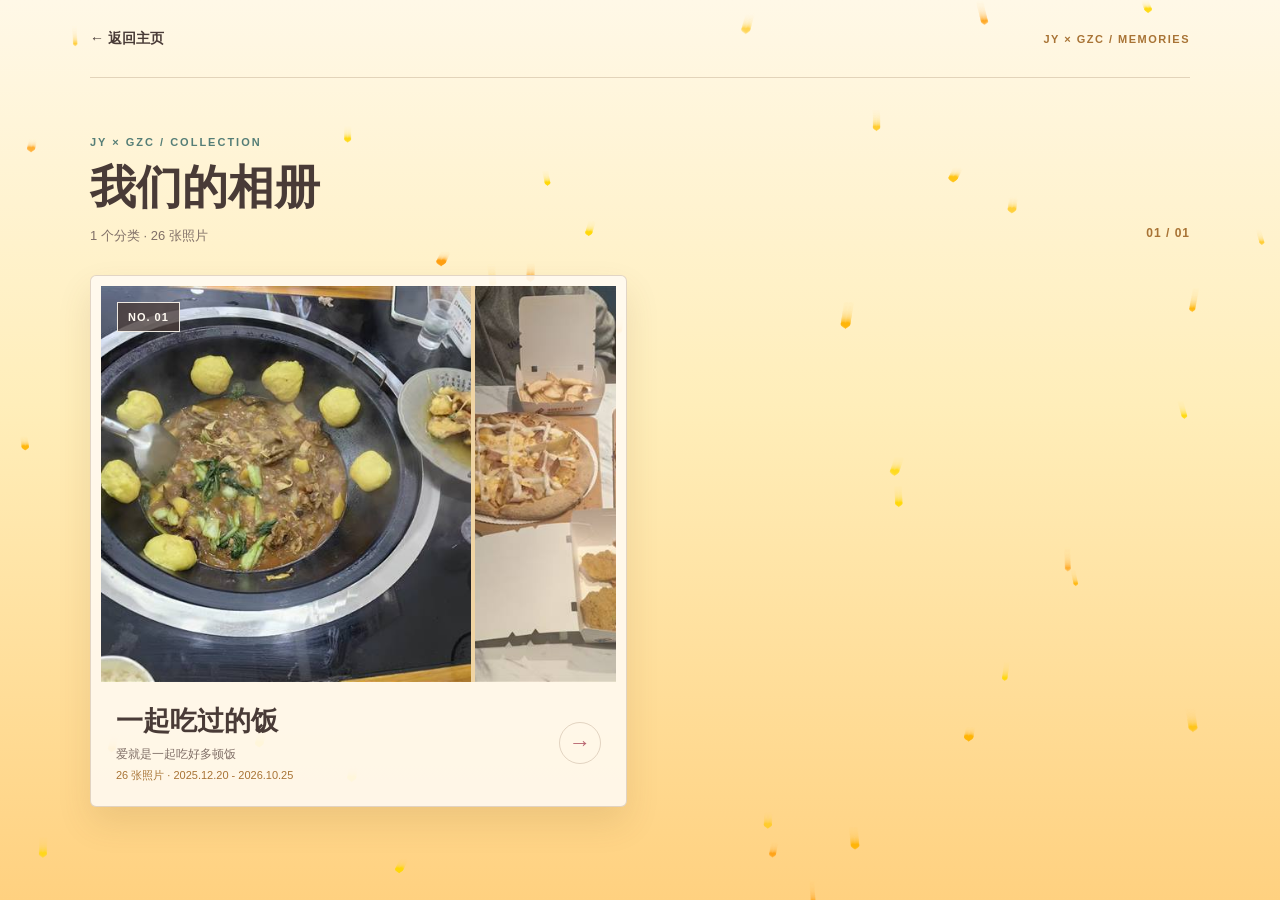
<file: pages/photos.html>
<!DOCTYPE html>
<html lang="zh-CN">
<head>
    <meta charset="UTF-8">
    <meta name="viewport" content="width=device-width, initial-scale=1.0">
    <title>我们的相册</title>
    <style>
        :root {
            --ink: #493b37;
            --muted: #806f67;
            --line: rgba(130, 97, 67, 0.23);
            --paper: #fffaf1;
            --rose: #b96772;
            --teal: #557e77;
            --gold: #a87335;
        }
        * { box-sizing: border-box; }
        html, body {
            margin: 0;
            padding: 0;
            min-height: 100vh;
            background: linear-gradient(180deg, #fff8e7 0%, #ffeeba 45%, #ffd180 100%);
        }
        body {
            position: relative;
            color: var(--ink);
            font-family: -apple-system, BlinkMacSystemFont, "Segoe UI", sans-serif;
        }
        body::before {
            content: "";
            position: fixed;
            inset: 0;
            pointer-events: none;
            background-image: radial-gradient(rgba(116, 85, 60, 0.09) 0.7px, transparent 0.7px);
            background-size: 4px 4px;
            opacity: 0.45;
        }
        body.modal-open { overflow: hidden; }
        [hidden] { display: none !important; }
        button { font: inherit; }
        button:focus-visible, a:focus-visible {
            outline: 3px solid var(--rose);
            outline-offset: 4px;
        }
        .album-shell {
            position: relative;
            z-index: 2;
            width: min(100% - 48px, 1100px);
            margin: 0 auto;
            padding-bottom: 90px;
        }
        .album-nav {
            display: flex;
            align-items: center;
            justify-content: space-between;
            gap: 20px;
            min-height: 78px;
            border-bottom: 1px solid var(--line);
        }
        .album-nav a {
            color: var(--ink);
            font-size: 14px;
            font-weight: 650;
            text-decoration: none;
        }
        .album-nav a:hover { color: var(--rose); }
        .album-brand {
            color: var(--gold);
            font-size: 11px;
            font-weight: 700;
            letter-spacing: 1.5px;
        }
        .section-head {
            display: flex;
            align-items: end;
            justify-content: space-between;
            gap: 20px;
            padding: 58px 0 30px;
        }
        .section-kicker {
            display: block;
            margin-bottom: 12px;
            color: var(--teal);
            font-size: 11px;
            font-weight: 700;
            letter-spacing: 2px;
        }
        .section-head h1 {
            margin: 0;
            font-family: "Songti SC", "Noto Serif CJK SC", "SimSun", serif;
            font-size: 46px;
            font-weight: 600;
            line-height: 1.2;
        }
        .section-head p {
            margin: 12px 0 0;
            color: var(--muted);
            font-size: 13px;
        }
        .section-index {
            padding-bottom: 5px;
            color: var(--gold);
            font-size: 12px;
            font-weight: 700;
            font-variant-numeric: tabular-nums;
            letter-spacing: 1px;
            white-space: nowrap;
        }
        .category-grid {
            display: grid;
            grid-template-columns: repeat(2, minmax(0, 1fr));
            gap: 26px;
            align-items: start;
        }
        .category-card {
            display: block;
            width: 100%;
            padding: 10px;
            overflow: hidden;
            border: 1px solid var(--line);
            border-radius: 6px;
            background: rgba(255, 250, 241, 0.9);
            color: inherit;
            text-align: left;
            cursor: pointer;
            box-shadow: 0 16px 34px rgba(107, 72, 26, 0.12);
            transition: transform 0.3s ease, box-shadow 0.3s ease;
        }
        .category-card:nth-child(2) { margin-top: 36px; }
        .category-card:hover {
            transform: translateY(-7px);
            box-shadow: 0 24px 42px rgba(107, 72, 26, 0.17);
        }
        .category-preview {
            position: relative;
            display: grid;
            grid-template-columns: 1.45fr 0.55fr;
            gap: 4px;
            width: 100%;
            aspect-ratio: 1.3;
            overflow: hidden;
            background: #efd4a4;
        }
        .category-preview img {
            display: block;
            width: 100%;
            height: 100%;
            min-width: 0;
            object-fit: cover;
            transition: transform 0.45s ease;
        }
        .category-card:hover img { transform: scale(1.04); }
        .category-number {
            position: absolute;
            z-index: 1;
            top: 16px;
            left: 16px;
            padding: 8px 10px;
            border: 1px solid rgba(255, 250, 241, 0.9);
            background: rgba(73, 59, 55, 0.76);
            color: var(--paper);
            font-size: 11px;
            font-weight: 700;
            font-variant-numeric: tabular-nums;
            letter-spacing: 1px;
        }
        .category-info {
            display: flex;
            align-items: center;
            justify-content: space-between;
            gap: 12px;
            padding: 21px 15px 13px;
        }
        .category-info strong {
            display: block;
            font-family: "Songti SC", "Noto Serif CJK SC", "SimSun", serif;
            font-size: 27px;
            font-weight: 600;
        }
        .category-info small {
            display: block;
            margin-top: 8px;
            color: var(--muted);
            font-size: 12px;
        }
        .category-subtitle {
            display: block;
            margin-top: 7px;
            color: var(--muted);
            font-size: 12px;
        }
        .category-meta {
            display: block;
            margin-top: 5px;
            color: var(--gold);
            font-size: 11px;
            font-variant-numeric: tabular-nums;
        }
        .category-arrow {
            display: grid;
            place-items: center;
            flex: 0 0 42px;
            width: 42px;
            height: 42px;
            border: 1px solid var(--line);
            border-radius: 50%;
            color: var(--rose);
            font-size: 22px;
            line-height: 1;
            transition: color 0.25s ease, background 0.25s ease, transform 0.25s ease;
        }
        .category-card:hover .category-arrow {
            background: var(--rose);
            color: white;
            transform: translateX(3px);
        }
        .gallery-head { padding: 42px 0 30px; }
        .gallery-head .section-head { padding: 0; margin-top: 28px; }
        .back-button {
            padding: 0;
            border: 0;
            background: none;
            color: var(--teal);
            font-size: 13px;
            font-weight: 600;
            cursor: pointer;
        }
        .back-button:hover { color: var(--rose); }
        .photo-grid {
            display: grid;
            grid-template-columns: repeat(2, minmax(0, 1fr));
            gap: 26px;
        }
        .photo-tile {
            display: block;
            width: 100%;
            padding: 10px;
            border: 1px solid var(--line);
            border-radius: 5px;
            background: var(--paper);
            color: inherit;
            text-align: left;
            cursor: zoom-in;
            box-shadow: 0 13px 30px rgba(80, 63, 35, 0.1);
            transition: transform 0.25s ease, box-shadow 0.25s ease;
        }
        .photo-tile img {
            display: block;
            width: 100%;
            aspect-ratio: 1;
            object-fit: cover;
        }
        .photo-tile:hover {
            transform: translateY(-5px);
            box-shadow: 0 20px 36px rgba(80, 63, 35, 0.16);
        }
        .photo-tile span {
            display: flex;
            justify-content: space-between;
            padding: 14px 4px 5px;
            color: var(--muted);
            font-size: 12px;
            font-variant-numeric: tabular-nums;
        }
        .photo-tile span::before { content: "影像"; color: var(--gold); }
        .intro-overlay, .lightbox {
            position: fixed;
            inset: 0;
            z-index: 100;
            display: flex;
            flex-direction: column;
            align-items: center;
            justify-content: center;
            padding: 24px;
            background: rgba(42, 35, 34, 0.97);
            color: var(--paper);
        }
        .intro-overlay {
            --intro-size: min(72vw, 65vh, 680px);
        }
        .intro-top {
            display: flex;
            justify-content: space-between;
            align-items: center;
            gap: 20px;
            width: var(--intro-size);
            margin-bottom: 18px;
            font-size: 13px;
            font-variant-numeric: tabular-nums;
        }
        .intro-top strong { font-weight: 600; }
        .icon-button {
            display: grid;
            place-items: center;
            width: 42px;
            height: 42px;
            padding: 0;
            border: 1px solid rgba(255, 249, 235, 0.55);
            border-radius: 50%;
            background: rgba(255, 255, 255, 0.08);
            color: #fff9eb;
            font-size: 26px;
            line-height: 1;
            cursor: pointer;
        }
        .icon-button:hover { background: rgba(255, 255, 255, 0.2); }
        .intro-photo {
            display: block;
            width: var(--intro-size);
            aspect-ratio: 1;
            object-fit: contain;
            border: 8px solid var(--paper);
            border-radius: 3px;
            background: #202629;
            box-shadow: 0 22px 60px rgba(0, 0, 0, 0.24);
        }
        .intro-photo.flash { animation: photoFlash 0.13s cubic-bezier(.2,.75,.25,1); }
        @keyframes photoFlash {
            from { opacity: 0.42; transform: scale(1.14); }
            to { opacity: 1; transform: scale(1); }
        }
        .intro-overlay.is-loading .intro-photo {
            opacity: 0.5;
            transform: scale(0.97);
            animation: introLoading 1.15s ease-in-out infinite alternate;
        }
        .intro-overlay.is-loading .intro-progress span {
            width: 100% !important;
            animation: introLoadingBar 1.15s ease-in-out infinite;
        }
        @keyframes introLoading {
            to { opacity: 0.72; transform: scale(1); }
        }
        @keyframes introLoadingBar {
            0% { transform: scaleX(0.16); transform-origin: left; opacity: 0.45; }
            50% { transform: scaleX(0.72); transform-origin: center; opacity: 1; }
            100% { transform: scaleX(0.16); transform-origin: right; opacity: 0.45; }
        }
        .intro-progress {
            width: var(--intro-size);
            height: 3px;
            margin-top: 20px;
            background: rgba(255, 249, 235, 0.25);
        }
        .intro-progress span {
            display: block;
            width: 0;
            height: 100%;
            background: #ffc76a;
            transition: width 0.12s linear;
        }
        .lightbox {
            z-index: 110;
            display: grid;
            grid-template-columns: 48px minmax(0, 1fr) 48px;
            gap: 18px;
        }
        .lightbox-back { position: absolute; top: 22px; left: 22px; }
        .lightbox-close { position: absolute; top: 22px; right: 22px; }
        .lightbox figure {
            grid-column: 2;
            width: 100%;
            max-width: 740px;
            margin: auto;
            text-align: center;
        }
        .lightbox img {
            display: block;
            width: 100%;
            max-height: 76vh;
            object-fit: contain;
            border: 8px solid var(--paper);
            border-radius: 3px;
            background: var(--paper);
            box-shadow: 0 22px 60px rgba(0, 0, 0, 0.24);
        }
        .lightbox figcaption {
            display: flex;
            flex-direction: column;
            align-items: center;
            gap: 9px;
            margin-top: 15px;
            font-size: 13px;
            font-variant-numeric: tabular-nums;
        }
        .lightbox-story-link {
            color: #ffe0a5;
            font-size: 12px;
            font-weight: 650;
            text-decoration: none;
        }
        .lightbox-story-link:hover { color: #fff; }
        .lightbox-prev { grid-column: 1; grid-row: 1; justify-self: end; }
        .lightbox-next { grid-column: 3; grid-row: 1; justify-self: start; }
        @media (max-width: 700px) {
            .album-shell { width: min(100% - 32px, 520px); }
            .album-nav { min-height: 64px; }
            .section-head { padding: 38px 0 24px; }
            .section-head h1 { font-size: 36px; }
            .category-grid { grid-template-columns: 1fr; gap: 18px; }
            .category-card:nth-child(2) { margin-top: 0; }
            .category-preview { aspect-ratio: 1.5; }
            .category-info { padding: 17px 10px 10px; }
            .category-info strong { font-size: 23px; }
            .photo-grid { gap: 12px; }
            .photo-tile { padding: 6px; }
            .photo-tile span { padding: 10px 2px 3px; font-size: 11px; }
            .intro-overlay { --intro-size: min(90vw, 58vh); }
            .lightbox { grid-template-columns: 38px minmax(0, 1fr) 38px; gap: 4px; padding: 16px; }
            .lightbox .icon-button { width: 36px; height: 36px; font-size: 22px; }
        }
        @media (prefers-reduced-motion: reduce) {
            .category-card, .category-preview img, .category-arrow, .photo-tile, .intro-photo, .intro-progress span {
                animation: none;
                transition: none;
            }
        }
    </style>
</head>
<body>
    <div class="album-shell">
        <nav class="album-nav" aria-label="相册导航">
            <a href="../index.html">← 返回主页</a>
            <span class="album-brand">JY × GZC / MEMORIES</span>
        </nav>

        <main>
            <section id="categoriesView" aria-labelledby="albumTitle">
                <header class="section-head">
                    <div>
                        <span class="section-kicker">JY × GZC / COLLECTION</span>
                        <h1 id="albumTitle">我们的相册</h1>
                        <p id="albumSummary"></p>
                    </div>
                    <span id="albumIndex" class="section-index"></span>
                </header>
                <div id="categoryGrid" class="category-grid"></div>
            </section>

            <section id="galleryView" hidden aria-labelledby="galleryTitle">
                <header class="gallery-head">
                    <button id="backToCategories" class="back-button" type="button">← 所有分类</button>
                    <div class="section-head">
                        <div>
                            <span class="section-kicker">JY × GZC / COLLECTION</span>
                            <h1 id="galleryTitle" tabindex="-1"></h1>
                            <p id="gallerySummary"></p>
                        </div>
                        <span id="galleryIndex" class="section-index"></span>
                    </div>
                </header>
                <div id="photoGrid" class="photo-grid"></div>
            </section>
        </main>
    </div>

    <div id="introOverlay" class="intro-overlay" role="dialog" aria-modal="true" aria-label="相册开场轮播" hidden>
        <div class="intro-top">
            <strong id="introTitle"></strong>
            <span id="introCounter" aria-live="off">01 / 15</span>
            <button id="skipIntro" class="icon-button" type="button" aria-label="跳过轮播" title="跳过轮播">×</button>
        </div>
        <img id="introPhoto" class="intro-photo" alt="">
        <div class="intro-progress" aria-hidden="true"><span id="introProgress"></span></div>
    </div>

    <div id="lightbox" class="lightbox" role="dialog" aria-modal="true" aria-label="查看照片" hidden>
        <button id="backFromLightbox" class="icon-button lightbox-back" type="button" aria-label="返回相册分类" title="返回相册分类">←</button>
        <button id="closeLightbox" class="icon-button lightbox-close" type="button" aria-label="关闭照片" title="关闭照片">×</button>
        <button id="prevPhoto" class="icon-button lightbox-prev" type="button" aria-label="上一张照片" title="上一张照片">‹</button>
        <figure>
            <img id="lightboxPhoto" alt="">
            <figcaption>
                <span id="lightboxCaption"></span>
                <a id="lightboxStoryLink" class="lightbox-story-link" href="story.html" hidden>查看故事节点 ↗</a>
            </figcaption>
        </figure>
        <button id="nextPhoto" class="icon-button lightbox-next" type="button" aria-label="下一张照片" title="下一张照片">›</button>
    </div>

    <!-- 背景飘落爱心 -->
    <script src="../assets/data/memories.js"></script>
    <script src="../assets/data/story.js"></script>
    <script>
    (function () {
        const canvas = document.createElement('canvas');
        canvas.style.cssText = 'position:fixed;top:0;left:0;width:100%;height:100%;z-index:1;pointer-events:none;';
        document.body.appendChild(canvas);
        const ctx = canvas.getContext('2d');
        const dpr = Math.min(window.devicePixelRatio || 1, 1.5);

        function resize() {
            canvas.width  = window.innerWidth  * dpr;
            canvas.height = window.innerHeight * dpr;
            canvas.style.width  = window.innerWidth + 'px';
            canvas.style.height = window.innerHeight + 'px';
            ctx.setTransform(dpr, 0, 0, dpr, 0, 0);
        }
        resize();
        let resizeTimer = null;
        window.addEventListener('resize', () => {
            clearTimeout(resizeTimer);
            resizeTimer = setTimeout(resize, 150);
        });

        const palette = ['#ffd700', '#ffca28', '#ffb300', '#ffc107', '#ff9800'];
        const isMobile = window.matchMedia('(max-width: 768px)').matches;
        const PARTICLE_COUNT = isMobile ? 22 : 50;

        const particles = Array.from({ length: PARTICLE_COUNT }, () => ({
            x: Math.random() * window.innerWidth,
            y: Math.random() * window.innerHeight,
            r: Math.random() * 3 + 2,
            vx: (Math.random() - 0.5) * 0.4,
            vy: Math.random() * 0.6 + 0.3,
            alpha: Math.random() * 0.5 + 0.3,
            color: palette[Math.floor(Math.random() * palette.length)]
        }));

        function drawHeart(x, y, size, color, alpha) {
            ctx.save();
            ctx.globalAlpha = alpha;
            ctx.fillStyle = color;
            ctx.beginPath();
            const s = size;
            ctx.moveTo(x, y + s * 0.3);
            ctx.bezierCurveTo(x, y, x - s, y, x - s, y + s * 0.5);
            ctx.bezierCurveTo(x - s, y + s, x, y + s * 1.3, x, y + s * 1.5);
            ctx.bezierCurveTo(x, y + s * 1.3, x + s, y + s, x + s, y + s * 0.5);
            ctx.bezierCurveTo(x + s, y, x, y, x, y + s * 0.3);
            ctx.fill();
            ctx.restore();
        }

        function draw() {
            ctx.globalCompositeOperation = 'destination-out';
            ctx.fillStyle = 'rgba(0, 0, 0, 0.15)';
            ctx.fillRect(0, 0, window.innerWidth, window.innerHeight);
            ctx.globalCompositeOperation = 'source-over';
            particles.forEach(p => {
                p.x += p.vx; p.y += p.vy;
                if (p.x < 0) p.x = window.innerWidth;
                if (p.x > window.innerWidth) p.x = 0;
                if (p.y > window.innerHeight) {
                    p.y = -10;
                    p.x = Math.random() * window.innerWidth;
                }
                drawHeart(p.x, p.y, p.r, p.color, p.alpha);
            });
            requestAnimationFrame(draw);
        }
        draw();
    })();
    </script>

    <!-- 点击爱心特效 -->
    <script>
    (function () {
        const canvas = document.createElement('canvas');
        canvas.style.cssText = 'position:fixed;inset:0;width:100%;height:100%;z-index:9999;pointer-events:none;';
        document.body.appendChild(canvas);
        const ctx = canvas.getContext('2d');
        const dpr = Math.min(window.devicePixelRatio || 1, 1.5);
        let particles = [];

        function resize() {
            canvas.width  = window.innerWidth  * dpr;
            canvas.height = window.innerHeight * dpr;
            canvas.style.width  = window.innerWidth + 'px';
            canvas.style.height = window.innerHeight + 'px';
            ctx.setTransform(dpr, 0, 0, dpr, 0, 0);
        }
        resize();
        let resizeTimer = null;
        window.addEventListener('resize', () => {
            clearTimeout(resizeTimer);
            resizeTimer = setTimeout(resize, 150);
        });

        function heartShape(s) {
            ctx.beginPath();
            ctx.moveTo(0, s * 0.3);
            ctx.bezierCurveTo(0, -s * 0.2, -s * 0.6, -s * 0.2, -s * 0.5, s * 0.2);
            ctx.bezierCurveTo(-s * 0.4, s * 0.6, 0, s * 0.8, 0, s);
            ctx.bezierCurveTo(0, s * 0.8, s * 0.4, s * 0.6, s * 0.5, s * 0.2);
            ctx.bezierCurveTo(s * 0.6, -s * 0.2, 0, -s * 0.2, 0, s * 0.3);
            ctx.closePath();
        }

        const yellows = ['#ffd700', '#ffca28', '#ffb300', '#ffc107', '#ff9800'];

        function Particle(x, y) {
            this.x = x; this.y = y;
            this.size = 12 + Math.random() * 12;
            this.vx = (Math.random() - 0.5) * 3;
            this.vy = -(2 + Math.random() * 2.5);
            this.life = 1;
            this.decay = 0.01 + Math.random() * 0.012;
            this.angle = (Math.random() - 0.5) * 0.6;
            this.spin = (Math.random() - 0.5) * 0.05;
            this.color = yellows[Math.floor(Math.random() * yellows.length)];
        }
        Particle.prototype.update = function () {
            this.x += this.vx; this.y += this.vy;
            this.vy += 0.05; this.vx *= 0.99;
            this.angle += this.spin; this.life -= this.decay;
        };
        Particle.prototype.draw = function () {
            ctx.save();
            ctx.globalAlpha = Math.max(this.life, 0);
            ctx.translate(this.x, this.y);
            ctx.rotate(this.angle);
            ctx.fillStyle = this.color;
            heartShape(this.size);
            ctx.fill();
            ctx.lineWidth = 1.2;
            ctx.strokeStyle = 'rgba(200, 50, 10, 0.5)';
            ctx.stroke();
            ctx.restore();
        };

        function spawn(x, y) {
            const n = 3 + Math.floor(Math.random() * 3);
            for (let i = 0; i < n; i++) {
                const a = (Math.PI * 2 * i) / n + Math.random() * 0.5;
                const r = Math.random() * 8;
                const p = new Particle(x + Math.cos(a) * r, y + Math.sin(a) * r);
                p.vx = Math.cos(a) * (1.2 + Math.random() * 1.5);
                p.vy = Math.sin(a) * (1.2 + Math.random() * 1.5) - 1.5;
                particles.push(p);
            }
        }

        let lastTouchTime = 0;
        function animate() {
            ctx.clearRect(0, 0, window.innerWidth, window.innerHeight);
            particles = particles.filter(p => p.life > 0);
            particles.forEach(p => { p.update(); p.draw(); });
            requestAnimationFrame(animate);
        }
        animate();
        window.addEventListener('click', e => {
            if (Date.now() - lastTouchTime < 600) return;
            spawn(e.clientX, e.clientY);
        });
        window.addEventListener('touchstart', e => {
            lastTouchTime = Date.now();
            const t = e.touches[0];
            spawn(t.clientX, t.clientY);
        }, { passive: true });
    })();
    </script>

    <script>
    (function () {
        const data = window.MEMORY_DATA || { albums: [], photos: [], events: [] };
        const photoById = new Map(data.photos.map(photo => [photo.id, photo]));
        const eventById = new Map(data.events.map(event => [event.id, event]));
        const storyNodeById = new Map((window.STORY_DATA?.nodes || []).map(node => [node.id, node]));
        const albums = data.albums.map(album => ({
            ...album,
            photos: album.photoIds
                .map(id => photoById.get(id))
                .filter(Boolean)
                .sort((a, b) => {
                    const dateOrder = (b.date || '').localeCompare(a.date || '');
                    if (dateOrder !== 0) return dateOrder;
                    return (b.src || '').localeCompare(a.src || '', undefined, { numeric: true });
                })
        }));
        const introPhotos = Array.isArray(data.introImages) ? data.introImages : [];
        const albumById = new Map(albums.map(album => [album.id, album]));
        const albumShell = document.querySelector('.album-shell');
        const categoriesView = document.getElementById('categoriesView');
        const categoryGrid = document.getElementById('categoryGrid');
        const albumSummary = document.getElementById('albumSummary');
        const albumIndex = document.getElementById('albumIndex');
        const galleryView = document.getElementById('galleryView');
        const galleryTitle = document.getElementById('galleryTitle');
        const gallerySummary = document.getElementById('gallerySummary');
        const galleryIndex = document.getElementById('galleryIndex');
        const photoGrid = document.getElementById('photoGrid');
        const introOverlay = document.getElementById('introOverlay');
        const introTitle = document.getElementById('introTitle');
        const introCounter = document.getElementById('introCounter');
        const introPhoto = document.getElementById('introPhoto');
        const introProgress = document.getElementById('introProgress');
        const lightbox = document.getElementById('lightbox');
        const lightboxPhoto = document.getElementById('lightboxPhoto');
        const lightboxCaption = document.getElementById('lightboxCaption');
        const lightboxStoryLink = document.getElementById('lightboxStoryLink');
        const frameCount = 15;
        const frameDuration = 130;
        let activeAlbumId = null;
        let frameIndex = 0;
        let introTimer = null;
        let introRunId = 0;
        let playableIntroPhotos = [];
        let introReadyPromise = Promise.resolve([]);
        const readyIntroSources = new Set();
        let photoIndex = 0;
        let lastFocused = null;
        let touchStart = null;
        const imageCache = new Map();

        const pad = value => String(value).padStart(2, '0');

        function resolvePhotoSrc(src) {
            if (/^(?:[a-z]+:|\/)/i.test(src) || src.startsWith('../')) return src;
            return '../' + src;
        }

        function resolveThumbnailSrc(photo) {
            return resolvePhotoSrc(photo.thumbnailSrc || photo.src);
        }

        function formatDate(date) {
            return date ? date.replaceAll('-', '.') : '';
        }

        function getAlbumRange(album) {
            const dates = album.photos.map(photo => photo.date).filter(Boolean).sort();
            if (!dates.length) return '日期待补充';
            if (dates[0] === dates[dates.length - 1]) return formatDate(dates[0]);
            return `${formatDate(dates[0])} - ${formatDate(dates[dates.length - 1])}`;
        }

        function cachePhoto(photo, priority = 'auto') {
            const src = resolvePhotoSrc(photo.src);
            if (imageCache.has(src)) return imageCache.get(src);

            const image = new Image();
            image.decoding = 'async';
            image.fetchPriority = priority;
            const ready = new Promise(resolve => {
                let settled = false;
                const timeout = setTimeout(() => finish(false), 15000);
                const finish = async loaded => {
                    if (settled) return;
                    settled = true;
                    clearTimeout(timeout);
                    if (loaded && typeof image.decode === 'function') {
                        try { await image.decode(); } catch (error) { /* load 状态仍可继续使用 */ }
                    }
                    resolve(Boolean(loaded && image.naturalWidth));
                };
                image.addEventListener('load', () => finish(true), { once: true });
                image.addEventListener('error', () => finish(false), { once: true });
                image.src = src;
                if (image.complete) queueMicrotask(() => finish(image.naturalWidth > 0));
            });
            const cached = { image, ready, src };
            imageCache.set(src, cached);
            return cached;
        }

        function prepareIntroPhotos() {
            if (!introPhotos.length) return Promise.resolve([]);

            let resolved = false;
            let settledCount = 0;
            let restStarted = false;
            let resolveStart;
            const startPromise = new Promise(resolve => { resolveStart = resolve; });
            const firstBatch = introPhotos.slice(0, 2);
            const remaining = introPhotos.slice(2);

            const refreshPlayablePhotos = () => {
                playableIntroPhotos = introPhotos.filter(photo =>
                    readyIntroSources.has(resolvePhotoSrc(photo.src))
                );
            };

            const resolveOnce = () => {
                if (resolved) return;
                resolved = true;
                resolveStart([...playableIntroPhotos]);
            };

            const queuePhoto = (photo, priority) => {
                const cached = cachePhoto(photo, priority);
                cached.ready.then(loaded => {
                    settledCount++;
                    if (loaded) readyIntroSources.add(cached.src);
                    refreshPlayablePhotos();
                    if (loaded) {
                        startRemaining();
                        resolveOnce();
                    } else if (settledCount === introPhotos.length) {
                        resolveOnce();
                    }
                });
            };

            const startRemaining = () => {
                if (restStarted) return;
                restStarted = true;
                remaining.forEach(photo => queuePhoto(photo, 'low'));
            };

            firstBatch.forEach(photo => queuePhoto(photo, 'high'));
            setTimeout(startRemaining, 1200);
            setTimeout(() => {
                startRemaining();
                resolveOnce();
            }, 6000);
            return startPromise;
        }

        function preloadPhotos(photos) {
            return Promise.all(photos.map(photo => cachePhoto(photo).ready));
        }

        function preloadAlbum(album) {
            return preloadPhotos(album.photos.slice(0, 2).map(photo => ({
                src: photo.thumbnailSrc || photo.src
            })));
        }

        async function waitForDisplayedImage(image) {
            if (!image.complete) {
                await new Promise(resolve => {
                    image.addEventListener('load', resolve, { once: true });
                    image.addEventListener('error', resolve, { once: true });
                });
            }
            if (!image.naturalWidth) return false;
            if (typeof image.decode === 'function') {
                try { await image.decode(); } catch (error) { /* 已加载图片仍可显示 */ }
            }
            return image.naturalWidth > 0;
        }

        function renderCategories() {
            albumSummary.textContent = `${albums.length} 个分类 · ${data.photos.length} 张照片`;
            albumIndex.textContent = albums.length ? `01 / ${pad(albums.length)}` : '00 / 00';
            categoryGrid.replaceChildren(...albums.map((album, index) => {
                const button = document.createElement('button');
                const preview = document.createElement('span');
                const number = document.createElement('span');
                const info = document.createElement('span');
                const copy = document.createElement('span');
                const title = document.createElement('strong');
                const subtitle = document.createElement('span');
                const meta = document.createElement('span');
                const arrow = document.createElement('span');
                const cover = photoById.get(album.coverPhotoId) || album.photos[0];
                const previewPhotos = [cover, ...album.photos.filter(photo => photo.id !== cover?.id)].filter(Boolean);

                button.type = 'button';
                button.className = 'category-card';
                button.dataset.category = album.id;
                button.setAttribute('aria-label', `打开${album.title}，${album.photos.length}张照片`);
                preview.className = 'category-preview';
                previewPhotos.slice(0, 2).forEach((photo, photoPreviewIndex) => {
                    const image = document.createElement('img');
                    image.src = resolveThumbnailSrc(photo);
                    image.alt = photo.alt;
                    image.decoding = 'async';
                    if (photoPreviewIndex === 0) image.fetchPriority = 'high';
                    if (photoPreviewIndex > 0) image.loading = 'lazy';
                    preview.appendChild(image);
                });
                number.className = 'category-number';
                number.setAttribute('aria-hidden', 'true');
                number.textContent = `NO. ${pad(index + 1)}`;
                preview.appendChild(number);

                info.className = 'category-info';
                title.textContent = album.title;
                subtitle.className = 'category-subtitle';
                subtitle.textContent = album.subtitle || '我们的影像收藏';
                meta.className = 'category-meta';
                meta.textContent = `${pad(album.photos.length)} 张照片 · ${getAlbumRange(album)}`;
                copy.append(title, subtitle, meta);
                arrow.className = 'category-arrow';
                arrow.setAttribute('aria-hidden', 'true');
                arrow.textContent = '→';
                info.append(copy, arrow);
                button.append(preview, info);
                return button;
            }));
        }

        function renderGallery({ focus = true } = {}) {
            const album = albumById.get(activeAlbumId);
            if (!album) return;
            const albumPosition = albums.findIndex(item => item.id === album.id);
            galleryTitle.textContent = album.title;
            gallerySummary.textContent = `${album.subtitle || '我们的影像收藏'} · ${pad(album.photos.length)} 张照片 · ${getAlbumRange(album)}`;
            galleryIndex.textContent = `${pad(albumPosition + 1)} / ${pad(albums.length)}`;
            photoGrid.replaceChildren(...album.photos.map((photo, index) => {
                const button = document.createElement('button');
                const image = document.createElement('img');
                const label = document.createElement('span');
                button.type = 'button';
                button.className = 'photo-tile';
                button.setAttribute('aria-label', `查看第 ${index + 1} 张照片`);
                button.dataset.index = index;
                button.dataset.photo = photo.id;
                image.src = resolveThumbnailSrc(photo);
                image.alt = photo.alt;
                image.decoding = 'async';
                image.loading = index < 2 ? 'eager' : 'lazy';
                label.textContent = `${formatDate(photo.date)} · ${pad(index + 1)} / ${pad(album.photos.length)}`;
                button.append(image, label);
                return button;
            }));
            categoriesView.hidden = true;
            galleryView.hidden = false;
            window.scrollTo(0, 0);
            if (focus) galleryTitle.focus();
        }

        function finishIntro() {
            introRunId++;
            clearTimeout(introTimer);
            introTimer = null;
            introOverlay.classList.remove('is-loading');
            introPhoto.classList.remove('flash');
            introOverlay.hidden = true;
            document.body.classList.remove('modal-open');
            albumShell.inert = false;
            renderGallery();
        }

        async function showFrame(runId) {
            if (runId !== introRunId) return;
            const album = albumById.get(activeAlbumId);
            const framePhotos = playableIntroPhotos;
            if (!framePhotos.length) {
                finishIntro();
                return;
            }
            const photo = framePhotos[frameIndex % framePhotos.length];
            introPhoto.src = resolvePhotoSrc(photo.src);
            introPhoto.alt = photo.alt;
            const decoded = await waitForDisplayedImage(introPhoto);
            if (runId !== introRunId) return;
            if (!decoded) {
                frameIndex++;
                if (frameIndex === frameCount) finishIntro();
                else void showFrame(runId);
                return;
            }
            introCounter.textContent = `${pad(frameIndex + 1)} / ${pad(frameCount)}`;
            introProgress.style.width = ((frameIndex + 1) / frameCount * 100) + '%';
            introPhoto.classList.remove('flash');
            void introPhoto.offsetWidth;
            introPhoto.classList.add('flash');
            introTimer = setTimeout(() => {
                frameIndex++;
                if (frameIndex === frameCount) finishIntro();
                else void showFrame(runId);
            }, frameDuration);
        }

        async function openCategory(id, { playIntro = true, focus = true } = {}) {
            const album = albumById.get(id);
            if (!album) return;
            activeAlbumId = id;
            if (!playIntro || window.matchMedia('(prefers-reduced-motion: reduce)').matches) {
                void preloadAlbum(album);
                renderGallery({ focus });
                return;
            }
            clearTimeout(introTimer);
            if (!introPhotos.length) {
                renderGallery();
                return;
            }
            const runId = ++introRunId;
            frameIndex = 0;
            introProgress.style.width = '0%';
            introTitle.textContent = album.title;
            introCounter.textContent = '动画加载中…';
            introPhoto.removeAttribute('src');
            introPhoto.alt = '';
            introPhoto.classList.remove('flash');
            introOverlay.classList.add('is-loading');
            introOverlay.hidden = false;
            document.body.classList.add('modal-open');
            albumShell.inert = true;
            document.getElementById('skipIntro').focus();
            await introReadyPromise;
            if (runId !== introRunId || introOverlay.hidden) return;
            if (!playableIntroPhotos.length) {
                finishIntro();
                return;
            }
            introOverlay.classList.remove('is-loading');
            void preloadAlbum(album);
            void showFrame(runId);
        }

        function showLightbox() {
            const album = albumById.get(activeAlbumId);
            const photo = album.photos[photoIndex];
            lightboxPhoto.src = resolvePhotoSrc(photo.src);
            lightboxPhoto.alt = photo.alt;
            lightboxCaption.textContent = `${formatDate(photo.date)} · ${pad(photoIndex + 1)} / ${pad(album.photos.length)}`;
            const linkedEvent = photo.eventId && storyNodeById.get(photo.eventId);
            lightboxStoryLink.hidden = !linkedEvent;
            if (linkedEvent) {
                lightboxStoryLink.href = `story.html?event=${encodeURIComponent(linkedEvent.id)}`;
                lightboxStoryLink.textContent = `查看故事节点 · ${linkedEvent.title} ↗`;
            }
        }

        function openLightbox(index, { focus = true } = {}) {
            const album = albumById.get(activeAlbumId);
            if (!album?.photos[index]) return;
            lastFocused = focus ? document.activeElement : null;
            photoIndex = index;
            showLightbox();
            lightbox.hidden = false;
            document.body.classList.add('modal-open');
            albumShell.inert = true;
            if (focus) document.getElementById('closeLightbox').focus();
        }

        function closeLightbox({ restoreFocus = true } = {}) {
            lightbox.hidden = true;
            document.body.classList.remove('modal-open');
            albumShell.inert = false;
            if (restoreFocus) lastFocused?.focus();
        }

        function stepPhoto(direction) {
            const length = albumById.get(activeAlbumId).photos.length;
            photoIndex = (photoIndex + direction + length) % length;
            showLightbox();
        }

        categoryGrid.addEventListener('click', event => {
            const button = event.target.closest('.category-card');
            if (button) openCategory(button.dataset.category);
        });
        document.getElementById('skipIntro').addEventListener('click', finishIntro);
        function returnToCategories() {
            const album = activeAlbumId;
            if (!lightbox.hidden) closeLightbox({ restoreFocus: false });
            galleryView.hidden = true;
            categoriesView.hidden = false;
            activeAlbumId = null;
            window.scrollTo(0, 0);
            document.querySelector(`.category-card[data-category="${album}"]`)?.focus();
        }

        document.getElementById('backToCategories').addEventListener('click', returnToCategories);
        document.getElementById('backFromLightbox').addEventListener('click', returnToCategories);
        photoGrid.addEventListener('click', event => {
            const tile = event.target.closest('.photo-tile');
            if (tile) openLightbox(Number(tile.dataset.index));
        });
        document.getElementById('closeLightbox').addEventListener('click', closeLightbox);
        document.getElementById('prevPhoto').addEventListener('click', () => stepPhoto(-1));
        document.getElementById('nextPhoto').addEventListener('click', () => stepPhoto(1));
        lightbox.addEventListener('click', event => {
            if (event.target === lightbox) closeLightbox();
        });
        lightbox.querySelector('figure').addEventListener('touchstart', event => {
            if (event.target.closest('a')) return;
            const touch = event.changedTouches[0];
            touchStart = { x: touch.clientX, y: touch.clientY };
        }, { passive: true });
        lightbox.querySelector('figure').addEventListener('touchend', event => {
            if (!touchStart || event.target.closest('a')) {
                touchStart = null;
                return;
            }
            const touch = event.changedTouches[0];
            const deltaX = touch.clientX - touchStart.x;
            const deltaY = touch.clientY - touchStart.y;
            touchStart = null;
            if (Math.abs(deltaX) >= 45 && Math.abs(deltaX) > Math.abs(deltaY)) {
                stepPhoto(deltaX < 0 ? 1 : -1);
            }
        }, { passive: true });
        window.addEventListener('keydown', event => {
            if (!lightbox.hidden) {
                if (event.key === 'Escape') closeLightbox();
                if (event.key === 'ArrowLeft') stepPhoto(-1);
                if (event.key === 'ArrowRight') stepPhoto(1);
            } else if (!introOverlay.hidden && event.key === 'Escape') {
                finishIntro();
            }
        });

        function openFromUrl() {
            const params = new URLSearchParams(window.location.search);
            const requestedEvent = storyNodeById.get(params.get('event')) || eventById.get(params.get('event'));
            let requestedPhoto = photoById.get(params.get('photo'));
            let requestedAlbum = albumById.get(params.get('album'));

            if (!requestedPhoto && requestedEvent?.photoIds?.length) {
                requestedPhoto = photoById.get(requestedEvent.photoIds[0]);
            }
            if (!requestedAlbum && requestedPhoto) {
                requestedAlbum = albums.find(album => album.photoIds.includes(requestedPhoto.id));
            }
            if (!requestedAlbum && requestedEvent?.albumIds?.length) {
                requestedAlbum = requestedEvent.albumIds.map(id => albumById.get(id)).find(Boolean);
            }
            if (!requestedAlbum) return;

            openCategory(requestedAlbum.id, { playIntro: false, focus: false });
            if (requestedPhoto) {
                const requestedIndex = requestedAlbum.photos.findIndex(photo => photo.id === requestedPhoto.id);
                if (requestedIndex >= 0) openLightbox(requestedIndex, { focus: false });
            }
        }

        renderCategories();
        introReadyPromise = prepareIntroPhotos();
        openFromUrl();
    })();
    </script>

</body>
</html>
</file>
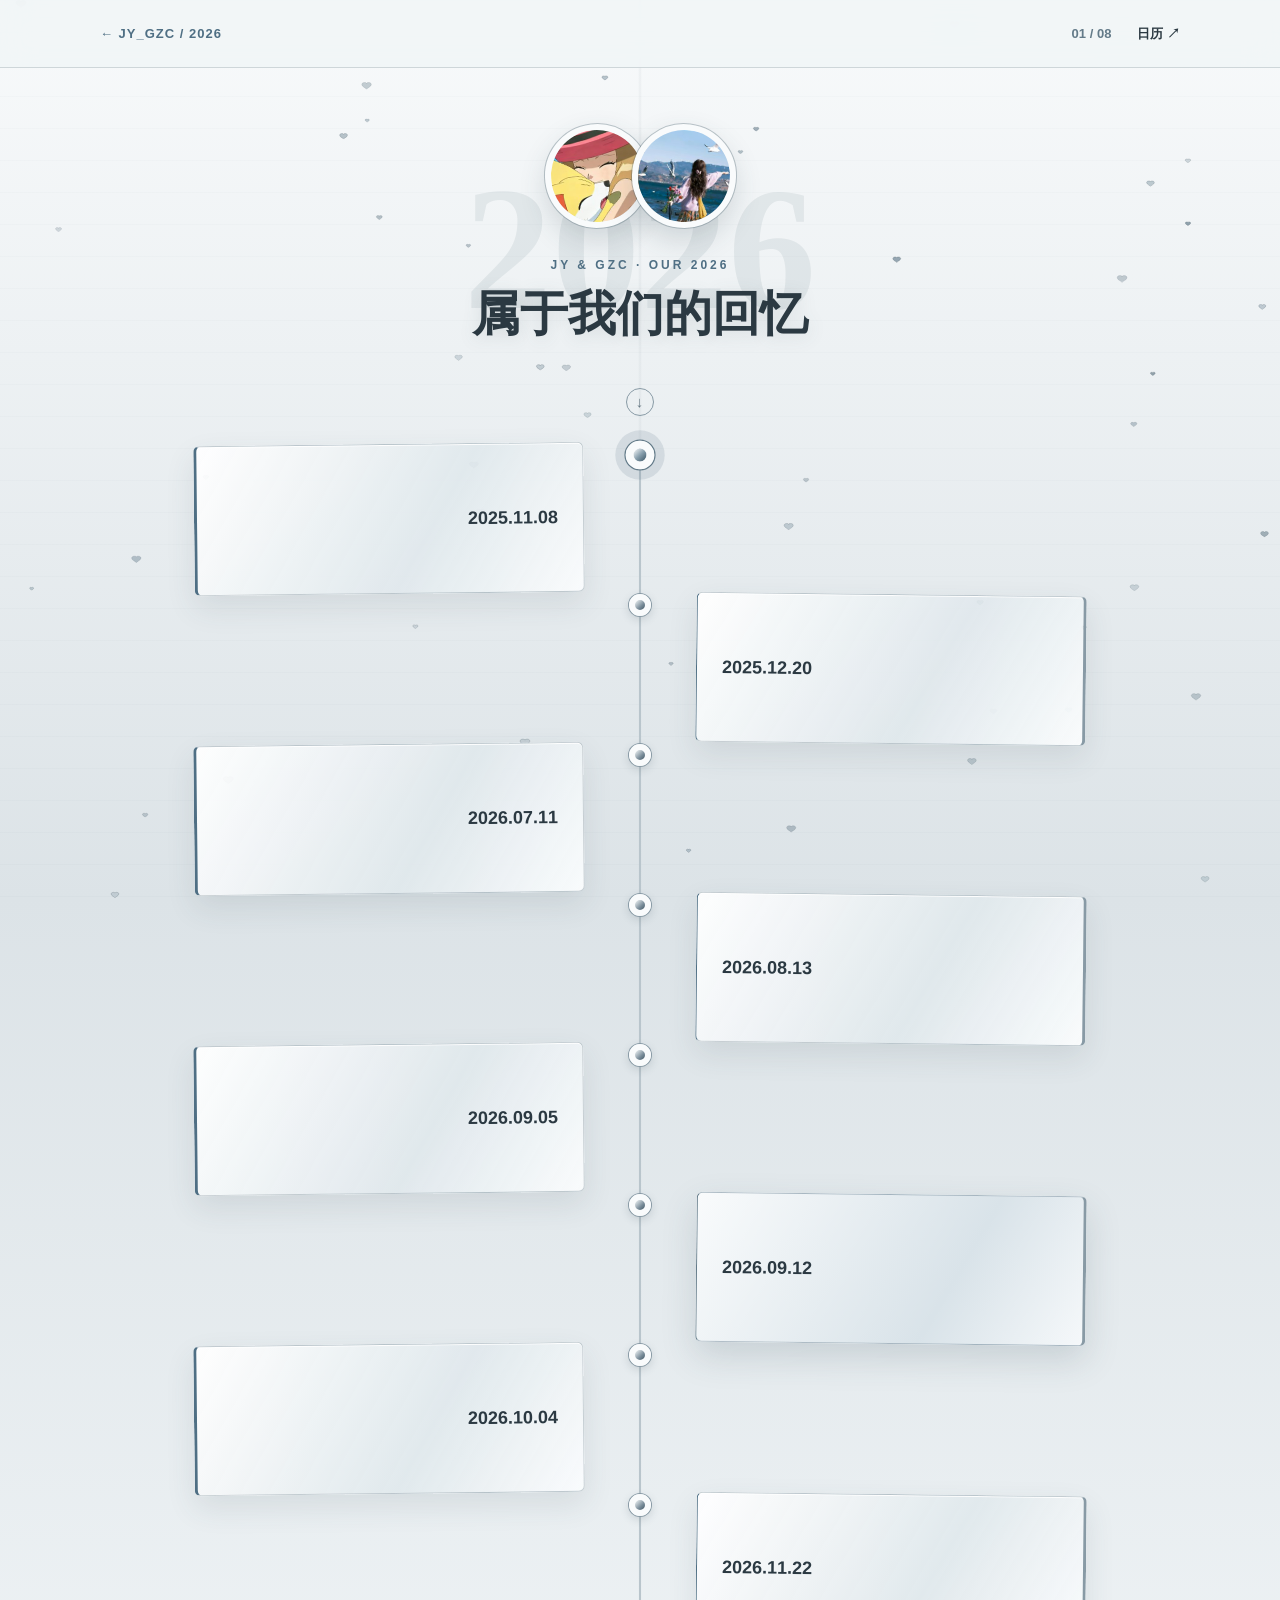
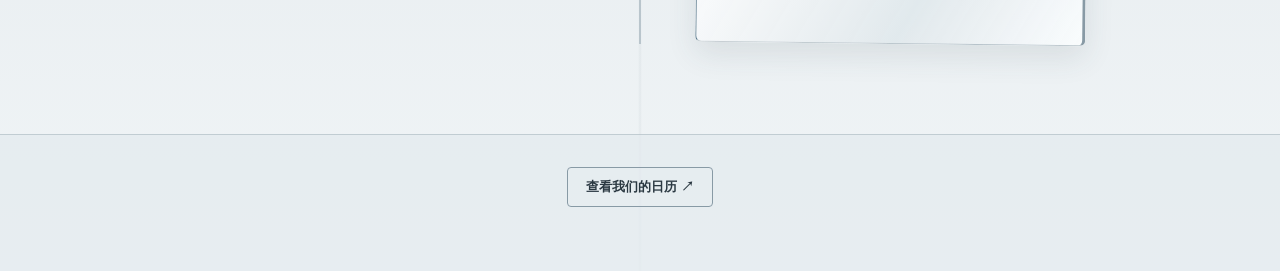
<file: pages/story.html>
<!DOCTYPE html>
<html lang="zh-CN">
<head>
    <meta charset="UTF-8">
    <meta name="viewport" content="width=device-width, initial-scale=1.0">
    <meta name="theme-color" content="#e7ecef">
    <title>2026 · 属于我们的回忆 | JY_GZC</title>
    <script src="../assets/data/memories.js"></script>
    <script src="../assets/data/story.js"></script>
    <script>document.documentElement.classList.add('js');</script>
    <style>
        :root {
            --ink: #2b3942;
            --muted: #687984;
            --line: #b9c5cc;
            --accent: #647b89;
            --blue: #4f6f84;
            --silver: #889aa5;
            --paper: #f9fbfc;
        }
        * { box-sizing: border-box; }
        html { scroll-behavior: smooth; }
        [hidden] { display: none !important; }
        body {
            margin: 0;
            overflow-x: hidden;
            min-height: 100vh;
            color: var(--ink);
            font-family: -apple-system, BlinkMacSystemFont, "Segoe UI", sans-serif;
            background:
                linear-gradient(90deg, transparent 49.85%, rgba(92, 111, 124, 0.07) 50%, transparent 50.15%),
                linear-gradient(180deg, #f8fafb 0%, #dce3e7 48%, #f1f5f7 100%);
        }
        body.modal-open { overflow: hidden; }
        body::before {
            content: "";
            position: fixed;
            inset: 0;
            z-index: 0;
            pointer-events: none;
            background-image:
                radial-gradient(rgba(70, 88, 99, 0.09) 0.65px, transparent 0.65px),
                linear-gradient(rgba(90, 111, 124, 0.035) 1px, transparent 1px);
            background-size: 4px 4px, 100% 32px;
            opacity: 0.58;
        }
        main { position: relative; z-index: 2; }
        a { color: inherit; }
        a:focus-visible { outline: 2px solid var(--accent); outline-offset: 5px; }
        .page-nav {
            position: sticky;
            top: 0;
            z-index: 20;
            display: flex;
            align-items: center;
            justify-content: space-between;
            gap: 16px;
            width: 100%;
            height: 68px;
            padding: 0 max(20px, calc((100% - 1080px) / 2));
            border-bottom: 1px solid rgba(80, 102, 115, 0.22);
            background: rgba(241, 245, 247, 0.9);
            backdrop-filter: blur(16px);
            -webkit-backdrop-filter: blur(16px);
            font-size: 13px;
            font-weight: 600;
        }
        .page-nav a { text-decoration: none; }
        .page-nav a:hover { color: var(--accent); }
        .brand { color: var(--blue); letter-spacing: 1px; white-space: nowrap; }
        .nav-actions { display: flex; align-items: center; gap: 26px; }
        .nav-actions a { white-space: nowrap; }
        #storyPosition { color: var(--accent); font-variant-numeric: tabular-nums; }
        .intro {
            position: relative;
            display: flex;
            flex-direction: column;
            align-items: center;
            justify-content: center;
            padding: 56px 24px 28px;
            overflow: hidden;
            text-align: center;
        }
        .intro-year {
            position: absolute;
            top: 50%;
            left: 50%;
            z-index: 0;
            color: rgba(80, 105, 120, 0.1);
            font-family: Georgia, "Times New Roman", serif;
            font-size: 176px;
            font-weight: 700;
            line-height: 1;
            letter-spacing: 0;
            transform: translate(-50%, -54%);
            user-select: none;
            white-space: nowrap;
        }
        .portrait-pair {
            position: relative;
            z-index: 1;
            display: flex;
            align-items: center;
            justify-content: center;
            margin-bottom: 30px;
        }
        .portrait-pair img {
            width: 104px;
            height: 104px;
            object-fit: cover;
            border-radius: 50%;
            border: 6px solid var(--paper);
            outline: 1px solid rgba(77, 100, 113, 0.34);
            box-shadow: 0 12px 28px rgba(52, 71, 82, 0.18);
        }
        .portrait-pair img + img { margin-left: -17px; }
        .portrait-pair img:first-child { rotate: -7deg; }
        .portrait-pair img:last-child { rotate: 7deg; }
        .eyebrow {
            position: relative;
            z-index: 1;
            margin: 0 0 13px;
            color: var(--blue);
            font-size: 12px;
            font-weight: 700;
            letter-spacing: 3px;
        }
        h1 {
            position: relative;
            z-index: 1;
            margin: 0;
            font-size: 48px;
            font-family: "Songti SC", "Noto Serif CJK SC", "SimSun", serif;
            font-weight: 600;
            line-height: 1.2;
            text-shadow: 0 3px 18px rgba(71, 91, 102, 0.15);
        }
        .scroll-cue {
            position: relative;
            z-index: 1;
            display: inline-flex;
            align-items: center;
            gap: 12px;
            margin-top: 45px;
            color: var(--muted);
            font-size: 12px;
            letter-spacing: 1px;
        }
        .scroll-cue span {
            display: grid;
            place-items: center;
            width: 28px;
            height: 28px;
            border: 1px solid var(--silver);
            border-radius: 50%;
            font-size: 15px;
            animation: cueDown 2.4s ease-in-out infinite;
        }
        @keyframes cueDown {
            50% { transform: translateY(5px); }
        }
        .storyline {
            position: relative;
            width: min(100%, 1080px);
            margin: auto;
            padding: 0 32px 90px;
        }
        .storyline::before,
        .timeline-progress {
            position: absolute;
            top: 0;
            left: 50%;
            width: 2px;
            transform: translateX(-50%);
        }
        .storyline::before {
            content: "";
            bottom: 90px;
            background: var(--line);
        }
        .timeline-progress {
            z-index: 1;
            height: 0;
            max-height: calc(100% - 90px);
            background: linear-gradient(90deg, #5d707d, #f7fafb 52%, #6f8390);
            transition: height 0.12s linear;
            pointer-events: none;
        }
        .story-event {
            position: relative;
            display: grid;
            grid-template-columns: minmax(0, 1fr) 52px minmax(0, 1fr);
            min-height: 150px;
        }
        .event-pin {
            z-index: 2;
            grid-column: 2;
            grid-row: 1;
            justify-self: center;
            width: 22px;
            height: 22px;
            border: 6px solid var(--paper);
            border-radius: 50%;
            background: linear-gradient(135deg, #f8fbfc, #778b98 62%, #435764);
            box-shadow: 0 0 0 1px var(--silver), 0 3px 10px rgba(52, 71, 82, 0.2);
            transition: transform 0.35s ease, background 0.35s ease, box-shadow 0.35s ease;
        }
        .story-event.is-current .event-pin {
            transform: scale(1.3);
            background: linear-gradient(135deg, #fff, #89a0ae 50%, #385363);
            box-shadow: 0 0 0 1px var(--accent), 0 0 0 8px rgba(83, 111, 128, 0.15);
        }
        .event-copy {
            position: relative;
            grid-row: 1;
            max-width: 390px;
            min-height: 86px;
            padding: 23px 25px;
            border: 1px solid rgba(91, 113, 126, 0.32);
            border-left: 3px solid var(--blue);
            border-radius: 6px;
            background: linear-gradient(120deg, rgba(255, 255, 255, 0.94), rgba(224, 232, 236, 0.9) 60%, rgba(250, 252, 253, 0.95));
            box-shadow: 0 12px 30px rgba(51, 71, 83, 0.11), inset 0 1px 0 rgba(255, 255, 255, 0.95);
            rotate: -0.65deg;
        }
        button.event-copy {
            appearance: none;
            -webkit-appearance: none;
            color: inherit;
            font: inherit;
            text-align: inherit;
            cursor: pointer;
        }
        button.event-copy:hover {
            border-color: rgba(83, 111, 128, 0.58);
            box-shadow: 0 17px 36px rgba(51, 71, 83, 0.17), inset 0 1px 0 rgba(255, 255, 255, 0.98);
            transform: translateY(-2px);
        }
        button.event-copy:focus-visible {
            outline: 2px solid var(--accent);
            outline-offset: 5px;
        }
        .story-event.highlight .event-copy {
            border-color: rgba(83, 111, 128, 0.42);
            border-left-color: var(--accent);
            background: linear-gradient(120deg, #f9fbfc, #d9e3e9 65%, #f5f8fa);
            box-shadow: 0 14px 34px rgba(53, 75, 89, 0.17);
        }
        .story-event.is-linked .event-copy {
            border-color: var(--accent);
            box-shadow: 0 0 0 5px rgba(83, 111, 128, 0.13), 0 17px 38px rgba(51, 71, 83, 0.18);
        }
        .story-event.is-linked .event-pin {
            transform: scale(1.35);
            box-shadow: 0 0 0 1px var(--accent), 0 0 0 9px rgba(83, 111, 128, 0.16);
        }
        .story-event:nth-of-type(odd) .event-copy {
            grid-column: 1;
            justify-self: end;
            width: 100%;
            margin-right: 30px;
            text-align: right;
        }
        .story-event:nth-of-type(even) .event-copy {
            grid-column: 3;
            width: 100%;
            margin-left: 30px;
            border-left-width: 1px;
            border-right: 3px solid var(--silver);
            rotate: 0.65deg;
        }
        .js .event-copy {
            opacity: 0;
            transform: translateY(22px);
            transition: opacity 0.7s ease, transform 0.7s ease;
        }
        .js .story-event.is-visible .event-copy {
            opacity: 1;
            transform: translateY(0);
        }
        .js .story-event.is-visible button.event-copy:hover { transform: translateY(-2px); }
        .event-meta {
            color: var(--ink);
            font-size: 18px;
            font-weight: 600;
            font-variant-numeric: tabular-nums;
        }
        .story-dialog {
            position: fixed;
            inset: 0;
            z-index: 10000;
            display: grid;
            place-items: center;
            padding: 24px;
            background: rgba(24, 34, 40, 0.66);
            backdrop-filter: blur(13px);
            -webkit-backdrop-filter: blur(13px);
        }
        .story-dialog-panel {
            position: relative;
            width: min(100%, 650px);
            max-height: min(82vh, 760px);
            overflow: auto;
            padding: 44px 42px 38px;
            border: 1px solid rgba(111, 132, 144, 0.5);
            border-radius: 7px;
            background:
                linear-gradient(120deg, rgba(255, 255, 255, 0.98), rgba(218, 228, 233, 0.97) 58%, rgba(248, 251, 252, 0.98));
            box-shadow: 0 28px 70px rgba(22, 34, 42, 0.32), inset 0 1px 0 #fff;
        }
        .dialog-close {
            position: absolute;
            top: 14px;
            right: 14px;
            display: grid;
            place-items: center;
            width: 38px;
            height: 38px;
            padding: 0;
            border: 1px solid rgba(83, 111, 128, 0.35);
            border-radius: 50%;
            background: rgba(255, 255, 255, 0.58);
            color: var(--ink);
            font-size: 24px;
            line-height: 1;
            cursor: pointer;
        }
        .dialog-close:hover { background: rgba(255, 255, 255, 0.9); }
        .dialog-close:focus-visible { outline: 2px solid var(--accent); outline-offset: 3px; }
        .detail-date {
            margin: 0 0 12px;
            color: var(--accent);
            font-size: 12px;
            font-weight: 700;
            letter-spacing: 1.5px;
            font-variant-numeric: tabular-nums;
        }
        .story-dialog h2 {
            margin: 0;
            font-family: "Songti SC", "Noto Serif CJK SC", "SimSun", serif;
            font-size: 34px;
            font-weight: 600;
        }
        .detail-location {
            margin: 13px 0 0;
            color: var(--muted);
            font-size: 13px;
        }
        .detail-description {
            margin: 23px 0 0;
            color: var(--ink);
            font-size: 15px;
            line-height: 1.8;
            white-space: pre-wrap;
        }
        .detail-photos {
            display: grid;
            grid-template-columns: repeat(2, minmax(0, 1fr));
            gap: 12px;
            margin-top: 25px;
        }
        .detail-photos img {
            display: block;
            width: 100%;
            aspect-ratio: 1;
            object-fit: cover;
            border: 6px solid var(--paper);
            border-radius: 4px;
            box-shadow: 0 10px 24px rgba(44, 62, 72, 0.14);
        }
        .detail-albums {
            display: flex;
            flex-wrap: wrap;
            gap: 10px;
            margin-top: 26px;
        }
        .detail-albums a {
            display: inline-flex;
            align-items: center;
            min-height: 38px;
            padding: 8px 13px;
            border: 1px solid rgba(83, 111, 128, 0.42);
            border-radius: 4px;
            color: var(--ink);
            font-size: 12px;
            font-weight: 650;
            text-decoration: none;
        }
        .detail-albums a:hover { background: var(--ink); border-color: var(--ink); color: #fff; }
        .ending {
            position: relative;
            width: 100%;
            margin: 0;
            padding: 32px 24px 64px;
            border-top: 1px solid rgba(91, 113, 126, 0.26);
            background: rgba(227, 234, 238, 0.7);
            text-align: center;
        }
        .ending a {
            display: inline-block;
            padding: 10px 18px;
            border: 1px solid var(--silver);
            border-radius: 4px;
            font-size: 13px;
            font-weight: 600;
            text-decoration: none;
            transition: background 0.2s ease, color 0.2s ease;
        }
        .ending a:hover { background: var(--ink); border-color: var(--ink); color: #fff; }
        @media (max-width: 700px) {
            .page-nav { height: 64px; }
            .nav-actions { gap: 14px; }
            .intro { padding: 38px 20px 24px; }
            .portrait-pair img { width: 82px; height: 82px; }
            .intro-year { top: 48%; font-size: 106px; }
            h1 { font-size: 38px; }
            .scroll-cue { margin-top: 30px; }
            .storyline { padding: 0 20px 50px; }
            .storyline::before,
            .timeline-progress { left: 34px; }
            .storyline::before { bottom: 50px; }
            .timeline-progress { max-height: calc(100% - 50px); }
            .story-event {
                grid-template-columns: 28px minmax(0, 1fr);
                column-gap: 22px;
                min-height: 130px;
            }
            .event-pin { grid-column: 1; }
            .story-event:nth-of-type(n) .event-copy {
                grid-column: 2;
                width: 100%;
                max-width: none;
                margin: 0;
                text-align: left;
            }
            .event-copy { min-height: 76px; padding: 21px 18px; rotate: 0deg !important; }
            .event-meta { font-size: 15px; }
            .story-dialog { padding: 14px; }
            .story-dialog-panel { padding: 42px 22px 28px; }
            .story-dialog h2 { font-size: 28px; }
            .detail-photos { gap: 8px; }
        }
        @media (prefers-reduced-motion: reduce) {
            html { scroll-behavior: auto; }
            .scroll-cue span { animation: none; }
            .js .event-copy { opacity: 1; transform: none; transition: none; }
            .event-pin, .timeline-progress, .ending a { transition: none; }
        }
    </style>
</head>
<body>
    <canvas id="fallingHearts" aria-hidden="true" style="position:fixed;inset:0;width:100%;height:100%;z-index:1;pointer-events:none;"></canvas>
    <canvas id="clickHearts" aria-hidden="true" style="position:fixed;inset:0;width:100%;height:100%;z-index:9999;pointer-events:none;"></canvas>
    <nav class="page-nav" aria-label="页面导航">
        <a class="brand" href="../index.html">← JY_GZC / 2026</a>
        <div class="nav-actions">
            <span id="storyPosition" aria-label="当前故事进度">01 / --</span>
            <a href="days.html">日历 ↗</a>
        </div>
    </nav>

    <main>
        <section class="intro" aria-labelledby="story-title">
            <div class="intro-year" aria-hidden="true">2026</div>
            <div class="portrait-pair">
                <img src="../assets/gzc_jy_Img/AvatarImg/HeadIcon1.jpg?v=1" alt="JY 的头像" width="256" height="256" decoding="async">
                <img src="../assets/gzc_jy_Img/AvatarImg/HeadIcon2.jpg?v=1" alt="GZC 的头像" width="256" height="256" decoding="async">
            </div>
            <p class="eyebrow">JY & GZC · OUR 2026</p>
            <h1 id="story-title">属于我们的回忆</h1>
            <div class="scroll-cue" aria-hidden="true"><span>↓</span></div>
        </section>

        <section class="storyline" id="storyline" aria-label="关键时间节点">
            <div class="timeline-progress" aria-hidden="true"></div>
        </section>

        <section class="ending" aria-label="回忆导航">
            <a href="days.html">查看我们的日历 ↗</a>
        </section>
    </main>

    <div id="storyDialog" class="story-dialog" role="dialog" aria-modal="true" aria-labelledby="detailTitle" hidden>
        <section class="story-dialog-panel">
            <button id="closeStoryDialog" class="dialog-close" type="button" aria-label="关闭故事详情" title="关闭">×</button>
            <p id="detailDate" class="detail-date"></p>
            <h2 id="detailTitle"></h2>
            <p id="detailLocation" class="detail-location" hidden></p>
            <p id="detailDescription" class="detail-description" hidden></p>
            <div id="detailPhotos" class="detail-photos" hidden></div>
            <div id="detailAlbums" class="detail-albums" hidden></div>
        </section>
    </div>

    <script>
    // ============== 故事节点渲染（独立于日历事件） ==============
    (function () {
        const timeline = document.getElementById('storyline');
        const progress = timeline.querySelector('.timeline-progress');
        const position = document.getElementById('storyPosition');
        const dialog = document.getElementById('storyDialog');
        const closeDialogButton = document.getElementById('closeStoryDialog');
        const detailDate = document.getElementById('detailDate');
        const detailTitle = document.getElementById('detailTitle');
        const detailLocation = document.getElementById('detailLocation');
        const detailDescription = document.getElementById('detailDescription');
        const detailPhotos = document.getElementById('detailPhotos');
        const detailAlbums = document.getElementById('detailAlbums');
        const pageNav = document.querySelector('.page-nav');
        const pageMain = document.querySelector('main');
        const events = window.STORY_DATA?.nodes || [];
        // 仅复用相册资源目录，节点和日期不从日历事件读取。
        const media = window.MEMORY_DATA || { photos: [], albums: [] };
        const photosById = new Map(media.photos.map(photo => [photo.id, photo]));
        const albumsById = new Map(media.albums.map(album => [album.id, album]));
        const eventsById = new Map(events.map(event => [event.id, event]));
        const articlesById = new Map();
        let lastFocused = null;

        function fmtLabel(ev) {
            return { text: ev.date.replaceAll('-', '.'), datetime: ev.date };
        }

        function hasDetails(event) {
            return Boolean(
                event.title?.trim() ||
                event.location?.trim() ||
                event.description?.trim() ||
                event.photoIds?.length ||
                event.albumIds?.length
            );
        }

        function setOptionalText(element, value) {
            const text = value?.trim() || '';
            element.textContent = text;
            element.hidden = !text;
        }

        function openDetails(event, trigger) {
            if (!hasDetails(event)) return;
            const { text } = fmtLabel(event);
            const relatedPhotos = (event.photoIds || []).map(id => photosById.get(id)).filter(Boolean);
            const relatedAlbums = (event.albumIds || []).map(id => albumsById.get(id)).filter(Boolean);

            detailDate.textContent = text;
            detailTitle.textContent = event.title?.trim() || event.tag?.trim() || '故事片段';
            setOptionalText(detailLocation, event.location ? `地点 · ${event.location}` : '');
            setOptionalText(detailDescription, event.description);

            detailPhotos.replaceChildren(...relatedPhotos.map(photo => {
                const image = document.createElement('img');
                image.src = '../' + photo.src.replace(/^\.?\//, '');
                image.alt = photo.alt || event.title || '故事照片';
                image.loading = 'eager';
                return image;
            }));
            detailPhotos.hidden = relatedPhotos.length === 0;

            detailAlbums.replaceChildren(...relatedAlbums.map(album => {
                const link = document.createElement('a');
                const relatedPhoto = relatedPhotos.find(photo => photo.albumIds?.includes(album.id));
                const params = new URLSearchParams({ album: album.id, event: event.id });
                if (relatedPhoto) params.set('photo', relatedPhoto.id);
                link.href = `photos.html?${params.toString()}`;
                link.textContent = `查看「${album.title}」相册 ↗`;
                return link;
            }));
            detailAlbums.hidden = relatedAlbums.length === 0;

            lastFocused = trigger || document.activeElement;
            dialog.hidden = false;
            document.body.classList.add('modal-open');
            pageNav.inert = true;
            pageMain.inert = true;
            closeDialogButton.focus();
        }

        function closeDetails() {
            if (dialog.hidden) return;
            dialog.hidden = true;
            document.body.classList.remove('modal-open');
            pageNav.inert = false;
            pageMain.inert = false;
            lastFocused?.focus({ preventScroll: true });
        }

        events.forEach(ev => {
            const { text, datetime } = fmtLabel(ev);
            const article = document.createElement('article');
            article.className = 'story-event' + (ev.highlight ? ' highlight' : '');
            article.id = `event-${ev.id}`;
            article.dataset.eventId = ev.id;

            const pin = document.createElement('span');
            pin.className = 'event-pin';
            pin.setAttribute('aria-hidden', 'true');

            const copy = document.createElement(hasDetails(ev) ? 'button' : 'div');
            copy.className = 'event-copy';
            if (copy instanceof HTMLButtonElement) {
                copy.type = 'button';
                copy.setAttribute('aria-label', `查看 ${text} 的故事详情`);
                copy.addEventListener('click', () => openDetails(ev, copy));
            }

            const meta = document.createElement('div');
            meta.className = 'event-meta';
            const time = document.createElement('time');
            time.dateTime = datetime;
            time.textContent = text;
            meta.appendChild(time);
            copy.appendChild(meta);
            article.append(pin, copy);
            timeline.appendChild(article);
            articlesById.set(ev.id, article);
        });

        const eventElements = [...document.querySelectorAll('.story-event')];
        if ('IntersectionObserver' in window) {
            const observer = new IntersectionObserver(entries => {
                entries.forEach(entry => {
                    if (entry.isIntersecting) {
                        entry.target.classList.add('is-visible');
                        observer.unobserve(entry.target);
                    }
                });
            }, { rootMargin: '0px 0px -8% 0px', threshold: 0.12 });
            eventElements.forEach(event => observer.observe(event));
        } else {
            eventElements.forEach(event => event.classList.add('is-visible'));
        }

        let scheduled = false;
        function updateTimeline() {
            const rect = timeline.getBoundingClientRect();
            const lineLength = timeline.clientHeight - (window.innerWidth <= 700 ? 50 : 90);
            const atEnd = window.scrollY + window.innerHeight >= document.documentElement.scrollHeight - 2;
            const revealPoint = atEnd ? window.innerHeight : window.innerHeight * 0.52;
            progress.style.height = Math.max(0, Math.min(lineLength, revealPoint - rect.top)) + 'px';

            let current = -1;
            eventElements.forEach((event, index) => {
                if (event.querySelector('.event-pin').getBoundingClientRect().top <= revealPoint) {
                    current = index;
                }
                event.classList.toggle('is-current', index === current);
            });
            const shown = eventElements.length ? Math.max(1, current + 1) : 0;
            position.textContent = String(shown).padStart(2, '0') + ' / ' +
                String(eventElements.length).padStart(2, '0');
            scheduled = false;
        }
        function scheduleUpdate() {
            if (!scheduled) {
                scheduled = true;
                requestAnimationFrame(updateTimeline);
            }
        }
        window.addEventListener('scroll', scheduleUpdate, { passive: true });
        window.addEventListener('resize', scheduleUpdate);

        closeDialogButton.addEventListener('click', closeDetails);
        dialog.addEventListener('click', event => {
            if (event.target === dialog) closeDetails();
        });
        window.addEventListener('keydown', event => {
            if (dialog.hidden) return;
            if (event.key === 'Escape') {
                closeDetails();
                return;
            }
            if (event.key !== 'Tab') return;
            const focusable = [...dialog.querySelectorAll('button:not([disabled]), a[href]')]
                .filter(element => !element.hidden);
            if (!focusable.length) return;
            const first = focusable[0];
            const last = focusable[focusable.length - 1];
            if (event.shiftKey && document.activeElement === first) {
                event.preventDefault();
                last.focus();
            } else if (!event.shiftKey && document.activeElement === last) {
                event.preventDefault();
                first.focus();
            }
        });

        updateTimeline();

        const requestedId = new URLSearchParams(window.location.search).get('event');
        const requestedEvent = requestedId ? eventsById.get(requestedId) : null;
        const requestedArticle = requestedId ? articlesById.get(requestedId) : null;
        if (requestedEvent && requestedArticle) {
            requestedArticle.classList.add('is-linked', 'is-visible');
            requestAnimationFrame(() => {
                requestedArticle.scrollIntoView({ behavior: 'auto', block: 'center' });
                const trigger = requestedArticle.querySelector('button.event-copy');
                if (trigger) setTimeout(() => openDetails(requestedEvent, trigger), 80);
            });
        }
    })();
    </script>

    <script>
    (function () {
        const canvas = document.getElementById('fallingHearts');
        const ctx = canvas.getContext('2d');
        const dpr = Math.min(window.devicePixelRatio || 1, 1.5);

        function resize() {
            canvas.width = window.innerWidth * dpr;
            canvas.height = window.innerHeight * dpr;
            canvas.style.width = window.innerWidth + 'px';
            canvas.style.height = window.innerHeight + 'px';
            ctx.setTransform(dpr, 0, 0, dpr, 0, 0);
        }
        resize();
        let resizeTimer = null;
        window.addEventListener('resize', () => {
            clearTimeout(resizeTimer);
            resizeTimer = setTimeout(resize, 150);
        });

        const palette = ['#677d8a', '#91a2ac', '#b3c0c8', '#758b99', '#a1b2bc'];
        const isMobile = window.matchMedia('(max-width: 768px)').matches;
        const PARTICLE_COUNT = isMobile ? 22 : 50;
        const particles = Array.from({ length: PARTICLE_COUNT }, () => ({
            x: Math.random() * window.innerWidth,
            y: Math.random() * window.innerHeight,
            r: Math.random() * 3 + 2,
            vx: (Math.random() - 0.5) * 0.4,
            vy: Math.random() * 0.6 + 0.3,
            alpha: Math.random() * 0.5 + 0.3,
            color: palette[Math.floor(Math.random() * palette.length)]
        }));

        function drawHeart(x, y, size, color, alpha) {
            ctx.save();
            ctx.globalAlpha = alpha;
            ctx.fillStyle = color;
            ctx.beginPath();
            const s = size;
            ctx.moveTo(x, y + s * 0.3);
            ctx.bezierCurveTo(x, y, x - s, y, x - s, y + s * 0.5);
            ctx.bezierCurveTo(x - s, y + s, x, y + s * 1.3, x, y + s * 1.5);
            ctx.bezierCurveTo(x, y + s * 1.3, x + s, y + s, x + s, y + s * 0.5);
            ctx.bezierCurveTo(x + s, y, x, y, x, y + s * 0.3);
            ctx.fill();
            ctx.lineWidth = 0.6;
            ctx.strokeStyle = 'rgba(51, 68, 79, 0.45)';
            ctx.stroke();
            ctx.restore();
        }

        function draw() {
            ctx.globalCompositeOperation = 'destination-out';
            ctx.fillStyle = 'rgba(0, 0, 0, 0.15)';
            ctx.fillRect(0, 0, window.innerWidth, window.innerHeight);
            ctx.globalCompositeOperation = 'source-over';
            particles.forEach(p => {
                p.x += p.vx; p.y += p.vy;
                if (p.x < 0) p.x = window.innerWidth;
                if (p.x > window.innerWidth) p.x = 0;
                if (p.y > window.innerHeight) {
                    p.y = -10;
                    p.x = Math.random() * window.innerWidth;
                }
                drawHeart(p.x, p.y, p.r, p.color, p.alpha);
            });
            requestAnimationFrame(draw);
        }
        draw();
    })();
    </script>

    <script>
    (function () {
        const canvas = document.getElementById('clickHearts');
        const ctx = canvas.getContext('2d');
        const dpr = Math.min(window.devicePixelRatio || 1, 1.5);
        let particles = [];

        function resize() {
            canvas.width = window.innerWidth * dpr;
            canvas.height = window.innerHeight * dpr;
            canvas.style.width = window.innerWidth + 'px';
            canvas.style.height = window.innerHeight + 'px';
            ctx.setTransform(dpr, 0, 0, dpr, 0, 0);
        }
        resize();
        let resizeTimer = null;
        window.addEventListener('resize', () => {
            clearTimeout(resizeTimer);
            resizeTimer = setTimeout(resize, 150);
        });

        function heartShape(s) {
            ctx.beginPath();
            ctx.moveTo(0, s * 0.3);
            ctx.bezierCurveTo(0, -s * 0.2, -s * 0.6, -s * 0.2, -s * 0.5, s * 0.2);
            ctx.bezierCurveTo(-s * 0.4, s * 0.6, 0, s * 0.8, 0, s);
            ctx.bezierCurveTo(0, s * 0.8, s * 0.4, s * 0.6, s * 0.5, s * 0.2);
            ctx.bezierCurveTo(s * 0.6, -s * 0.2, 0, -s * 0.2, 0, s * 0.3);
            ctx.closePath();
        }

        const palette = ['#8fa3af', '#b7c5cd', '#728996', '#a6b8c2', '#7c919e'];
        function Particle(x, y) {
            this.x = x; this.y = y;
            this.size = 12 + Math.random() * 12;
            this.vx = (Math.random() - 0.5) * 3;
            this.vy = -(2 + Math.random() * 2.5);
            this.life = 1;
            this.decay = 0.01 + Math.random() * 0.012;
            this.angle = (Math.random() - 0.5) * 0.6;
            this.spin = (Math.random() - 0.5) * 0.05;
            this.color = palette[Math.floor(Math.random() * palette.length)];
        }
        Particle.prototype.update = function () {
            this.x += this.vx; this.y += this.vy;
            this.vy += 0.05; this.vx *= 0.99;
            this.angle += this.spin; this.life -= this.decay;
        };
        Particle.prototype.draw = function () {
            ctx.save();
            ctx.globalAlpha = Math.max(this.life, 0);
            ctx.translate(this.x, this.y);
            ctx.rotate(this.angle);
            const shine = ctx.createLinearGradient(-this.size * 0.6, 0, this.size * 0.6, this.size);
            shine.addColorStop(0, '#f8fcfd');
            shine.addColorStop(0.28, this.color);
            shine.addColorStop(0.55, '#e5edf1');
            shine.addColorStop(1, '#526773');
            ctx.fillStyle = shine;
            heartShape(this.size);
            ctx.fill();
            ctx.lineWidth = 1.2;
            ctx.strokeStyle = 'rgba(46, 65, 76, 0.7)';
            ctx.stroke();
            ctx.restore();
        };

        function spawn(x, y) {
            const count = 3 + Math.floor(Math.random() * 3);
            for (let i = 0; i < count; i++) {
                const a = (Math.PI * 2 * i) / count + Math.random() * 0.5;
                const r = Math.random() * 8;
                const p = new Particle(x + Math.cos(a) * r, y + Math.sin(a) * r);
                p.vx = Math.cos(a) * (1.2 + Math.random() * 1.5);
                p.vy = Math.sin(a) * (1.2 + Math.random() * 1.5) - 1.5;
                particles.push(p);
            }
        }

        function animate() {
            ctx.clearRect(0, 0, window.innerWidth, window.innerHeight);
            particles = particles.filter(p => p.life > 0);
            particles.forEach(p => { p.update(); p.draw(); });
            requestAnimationFrame(animate);
        }
        animate();

        let lastTouchTime = 0;
        window.addEventListener('click', event => {
            if (Date.now() - lastTouchTime < 600) return;
            spawn(event.clientX, event.clientY);
        });
        window.addEventListener('touchstart', event => {
            lastTouchTime = Date.now();
            const touch = event.touches[0];
            spawn(touch.clientX, touch.clientY);
        }, { passive: true });
    })();
    </script>
</body>
</html>
</file>
<file: assets/css/birthday-gifts.css>
.birthday-actions {
    display: flex;
    align-items: center;
    justify-content: center;
    gap: clamp(8px, 4vw, 36px);
    width: 100%;
    min-width: 0;
}
.gift-trigger {
    position: relative;
    display: grid;
    place-items: center;
    width: 180px;
    height: 138px;
    padding: 0;
    border: 0;
    background: transparent;
    cursor: pointer;
    animation: letterFloat 4.6s ease-in-out -1.5s infinite;
    transition: transform .28s ease;
}
.gift-trigger::before {
    content: "";
    position: absolute;
    bottom: 5px;
    width: 132px;
    height: 25px;
    border-radius: 50%;
    background: rgba(61, 108, 94, .17);
    filter: blur(9px);
}
.gift-trigger:hover { transform: translateY(-6px) rotate(3deg); }
.gift-box {
    position: relative;
    display: block;
    flex: none;
    width: 124px;
    height: 116px;
    filter: drop-shadow(0 12px 10px rgba(61, 108, 94, .17));
}
.gift-trigger .gift-box { transform: rotate(5deg); }
.gift-box-body {
    position: absolute;
    bottom: 0;
    left: 8px;
    right: 8px;
    height: 76px;
    overflow: hidden;
    border: 2px solid #498d80;
    border-radius: 3px 3px 12px 12px;
    background:
        radial-gradient(circle, rgba(255, 255, 255, .6) 1.5px, transparent 2px) 5px 5px / 17px 17px,
        linear-gradient(135deg, #cce8db, #88beac);
    box-shadow: inset 0 -8px 12px rgba(73, 141, 128, .12);
}
.gift-box-body::before,
.gift-box-lid::before {
    content: "";
    position: absolute;
    top: 0;
    bottom: 0;
    left: calc(50% - 10px);
    width: 20px;
    border-inline: 1px solid rgba(255, 255, 255, .6);
    background: linear-gradient(90deg, #e9be6b, #fff0bb 48%, #e6b65f);
}
.gift-box-lid {
    position: absolute;
    z-index: 2;
    left: 1px;
    right: 1px;
    bottom: 65px;
    height: 24px;
    border: 2px solid #498d80;
    border-radius: 6px;
    background: linear-gradient(#d6eee3, #aad3c3);
    box-shadow: 0 5px 0 rgba(50, 106, 92, .12);
    transform-origin: 12% 100%;
    transition: transform .65s cubic-bezier(.2,.8,.2,1), opacity .5s ease;
}
.gift-bow {
    position: absolute;
    top: -27px;
    left: 50%;
    width: 62px;
    height: 27px;
    transform: translateX(-50%);
}
.gift-bow::before,
.gift-bow::after {
    content: "";
    position: absolute;
    bottom: 0;
    width: 32px;
    height: 24px;
    border: 4px solid #e3b665;
    border-radius: 60% 70% 15% 70%;
    background: rgba(255, 243, 198, .45);
    transform: rotate(14deg);
}
.gift-bow::after { right: 0; transform: scaleX(-1) rotate(14deg); }
.gift-box-tag {
    position: absolute;
    z-index: 3;
    bottom: 25px;
    right: 5px;
    display: grid;
    place-items: center;
    width: 31px;
    height: 38px;
    border: 1px solid #dfbf94;
    border-radius: 4px;
    background: #fff8e8;
    color: var(--berry);
    font-size: 19px;
    font-style: normal;
    transform: rotate(-12deg);
}
.gift-dialog {
    --gift-dialog-gap: 20px;
    position: fixed;
    inset: 0;
    z-index: 9000;
    display: flex;
    align-items: center;
    justify-content: center;
    height: 100%;
    height: 100dvh;
    min-height: 0;
    overflow: hidden;
    overscroll-behavior: contain;
    padding: var(--gift-dialog-gap);
    background: rgba(73, 47, 52, .45);
    backdrop-filter: blur(18px);
    -webkit-backdrop-filter: blur(18px);
}
.gift-paper {
    --gift-hero-height: 90px;
    position: relative;
    display: flex;
    flex-direction: column;
    flex: none;
    width: min(100%, 420px);
    height: auto;
    min-width: 0;
    min-height: 0;
    max-height: calc(100vh - var(--gift-dialog-gap) - var(--gift-dialog-gap));
    max-height: min(660px, calc(100dvh - var(--gift-dialog-gap) - var(--gift-dialog-gap)));
    overflow: hidden;
    border: 1px solid rgba(255, 255, 255, .95);
    border-radius: 26px;
    background:
        radial-gradient(ellipse at 0 0, #fae0dd, transparent 48%),
        radial-gradient(ellipse at 100% 70%, #e1eee3, transparent 50%),
        #fffbf1;
    box-shadow: 0 28px 90px rgba(70, 37, 43, .23), inset 0 0 0 6px rgba(255, 255, 255, .35);
    text-align: center;
    animation: letterOpen .4s cubic-bezier(.2,.8,.2,1) both;
}
.gift-content {
    display: flex;
    flex: 1 1 auto;
    flex-direction: column;
    min-height: 0;
    overflow-y: auto;
    overflow-x: hidden;
    overscroll-behavior: contain;
    padding: 24px 24px 0;
    scrollbar-width: thin;
    scrollbar-color: #c9b6a9 transparent;
}
.gift-heading, .gift-pool-section { flex: none; }
.gift-heading { padding-inline: 18px; }
.gift-footer {
    flex: none;
    padding: 0 24px 22px;
}
.gift-close {
    position: absolute;
    z-index: 3;
    top: 10px;
    right: 10px;
    display: grid;
    place-items: center;
    width: 36px;
    height: 36px;
    padding: 0;
    border: 1px solid rgba(86, 57, 65, .13);
    border-radius: 50%;
    color: var(--ink);
    background: rgba(255, 255, 255, .6);
    font-size: 25px;
    cursor: pointer;
}
.gift-kicker {
    margin: 0 0 8px;
    color: var(--mint);
    font-size: 9px;
    letter-spacing: 2px;
}
.gift-title {
    margin: 0;
    color: var(--berry);
    font-family: "Songti SC", "SimSun", serif;
    font-size: 28px;
    font-weight: 600;
    letter-spacing: 2px;
    line-height: 1.3;
}
.gift-showcase {
    display: grid;
    flex: none;
    align-items: center;
    grid-template-columns: minmax(0, 1fr);
    min-height: var(--gift-hero-height);
    margin-top: 52px;
    margin-bottom: 36px;
}
.gift-paper.is-revealed .gift-showcase {
    grid-template-columns: minmax(0, 1fr) minmax(0, 1fr);
    gap: 16px;
}
.gift-hero {
    position: relative;
    display: flex;
    align-items: center;
    justify-content: center;
    width: 100%;
    height: var(--gift-hero-height);
}
.gift-hero::before {
    content: "";
    position: absolute;
    width: 96px;
    height: 96px;
    border: 1px dashed rgba(73, 141, 128, .28);
    border-radius: 50%;
    background: radial-gradient(circle, #fff9d9, rgba(255, 250, 225, .1) 70%);
}
.gift-hero::after {
    content: "✧";
    position: absolute;
    top: 10px;
    left: calc(50% + 48px);
    color: var(--gold);
    font-size: 26px;
    transform: rotate(15deg);
}
.gift-hero .gift-box { margin: 0; scale: .8; }
.gift-paper.is-drawing .gift-hero .gift-box { animation: giftShake .32s ease-in-out infinite; }
.gift-paper.is-revealed .gift-box-lid { transform: translate(-12px, -22px) rotate(-18deg); }
@keyframes giftShake {
    0%, 100% { transform: rotate(-3deg); }
    50% { transform: rotate(3deg) translateY(-3px); }
}
.gift-result { min-width: 0; margin: 0; padding: 8px 0; }
.gift-result h3 { margin: 0; color: var(--berry); font-size: 23px; line-height: 1.45; letter-spacing: 1px; overflow-wrap: anywhere; }
.gift-pool {
    display: grid;
    grid-template-columns: repeat(3, minmax(0, 1fr));
    gap: 10px;
    margin: 0;
    padding: 0;
    list-style: none;
}
.gift-card {
    position: relative;
    display: grid;
    align-content: center;
    justify-items: center;
    gap: 5px;
    min-height: 58px;
    padding: 6px;
    border: 1px solid #e9dcd0;
    border-radius: 14px;
    background: rgba(255, 255, 255, .58);
    line-height: 1.4;
    transition: background .12s, border-color .12s, box-shadow .12s, transform .12s;
}
.gift-card-number { color: #ac9384; font-family: Georgia, serif; font-size: 12px; letter-spacing: 2px; }
.gift-card-name { font-size: 14px; font-weight: 500; overflow-wrap: anywhere; }
.gift-card-retry { border-color: #e6c9c9; background: #fff1ed; }
.gift-card-retry .gift-card-number { color: #b67981; }
.gift-card-retry .gift-card-name { font-size: 12px; white-space: nowrap; }
.gift-card.is-active { border-color: var(--gold); background: #fff0c9; box-shadow: 0 0 0 2px rgba(214, 166, 75, .16); transform: translateY(-3px); }
.gift-card.is-winner { border-color: var(--mint); background: #e0eee3; box-shadow: 0 0 0 2px rgba(73, 141, 128, .12); }
.gift-card-state { color: var(--mint); font-size: 10px; }
.gift-card.is-collected .gift-card-number { justify-self: start; margin-left: 2px; }
.gift-card.is-collected .gift-card-state { position: absolute; top: 5px; right: 6px; font-size: 9px; line-height: 1.2; }
.gift-card.is-collected:not(.is-winner) { border-color: #bbd2c4; background: #f0f5eb; }
.gift-paper.has-surprise .gift-card:not(.gift-card-surprise) {
    min-height: 46px;
    gap: 3px;
    padding: 4px 6px;
}
.gift-paper.has-surprise .gift-card:not(.gift-card-surprise) .gift-card-number { font-size: 10px; }
.gift-paper.has-surprise .gift-card:not(.gift-card-surprise) .gift-card-name { font-size: 12px; }
.gift-card-surprise {
    grid-column: 1 / -1;
    grid-template-columns: minmax(0, 1fr) auto minmax(0, 1fr);
    align-content: center;
    align-items: center;
    min-height: 44px;
    padding: 7px 12px;
    border-color: #d6a64b;
    background: linear-gradient(120deg, #fff4cb, #fffaf0, #f9e3a7);
    box-shadow: 0 0 0 2px rgba(214, 166, 75, .12), 0 5px 18px rgba(214, 166, 75, .17);
    animation: giftSurpriseEnter .8s cubic-bezier(.16,1,.3,1) both;
}
.gift-card-surprise .gift-card-number { grid-column: 1; justify-self: start; color: #947028; }
.gift-card-surprise .gift-card-name { grid-column: 2; color: #8c6020; font-weight: 700; letter-spacing: 2px; }
.gift-card-surprise.is-collected .gift-card-state { position: static; grid-column: 3; justify-self: end; color: #947028; }
.gift-card-surprise.is-active, .gift-card-surprise.is-winner {
    border-color: #bb862a;
    background: linear-gradient(120deg, #ffe7a1, #fff8da, #f5d27c);
    box-shadow: 0 0 0 2px rgba(214, 166, 75, .25), 0 0 24px rgba(214, 166, 75, .3);
}
.gift-card-surprise.without-entrance { animation: none; }
.gift-paper.is-surprise-reveal::after {
    content: "";
    position: absolute;
    inset: 0;
    z-index: 4;
    border: 2px solid #e3bf71;
    border-radius: inherit;
    pointer-events: none;
    animation: giftSurpriseGlow 1.6s ease both;
}
@keyframes giftSurpriseEnter {
    from { opacity: 0; transform: translateY(12px) scale(.82); filter: brightness(1.3); }
    to { opacity: 1; transform: translateY(0) scale(1); filter: brightness(1); }
}
@keyframes giftSurpriseGlow {
    0%, 100% { opacity: 0; }
    35% { opacity: 1; box-shadow: inset 0 0 28px rgba(232, 188, 89, .25); }
}
.gift-draw {
    display: block;
    width: 100%;
    min-height: 48px;
    margin: 18px 0 0;
    padding: 12px 20px;
    border: 1px solid #a74a5c;
    border-radius: 14px;
    background: linear-gradient(120deg, #c96979, #ae465e);
    box-shadow: 0 7px 18px rgba(184, 63, 89, .15);
    color: #fffaf2;
    font-size: 15px;
    line-height: 1.4;
    letter-spacing: 2px;
    cursor: pointer;
    transition: filter .2s, transform .2s;
}
.gift-draw:hover:not(:disabled) { filter: brightness(1.05); transform: translateY(-1px); }
.gift-draw:disabled { cursor: wait; opacity: .7; }
.gift-status { min-height: 18px; margin: 8px 0 0; color: #8b7874; font-size: 11px; line-height: 1.6; }
.gift-status:empty { display: none; }
.gift-test-controls {
    display: flex;
    align-items: center;
    justify-content: space-between;
    gap: 8px;
    margin-top: 10px;
    padding-top: 8px;
    border-top: 1px dashed rgba(86, 57, 65, .15);
    color: #8b7874;
    font-size: 10px;
    line-height: 1.4;
}
.gift-test-count { flex: none; }
.gift-reset {
    min-height: 30px;
    padding: 5px 9px;
    border: 1px solid rgba(73, 141, 128, .25);
    border-radius: 8px;
    background: rgba(255, 255, 255, .6);
    color: var(--mint);
    font: inherit;
    cursor: pointer;
}
.gift-reset:hover { background: #edf5ed; }
@media (max-width: 680px) {
    .birthday-actions { gap: 2px; }
    .birthday-actions > button { width: 146px; height: 124px; flex-shrink: 1; }
    .gift-trigger .gift-box { scale: .9; }
    .gift-dialog { --gift-dialog-gap: 16px; }
    .gift-paper {
        --gift-hero-height: 84px;
        width: min(100%, 360px);
        border-radius: 24px;
    }
    .gift-content { padding: 22px 18px 0; }
    .gift-showcase { margin-top: 48px; margin-bottom: 32px; }
    .gift-footer { padding: 0 18px 16px; }
    .gift-close { width: 30px; height: 30px; font-size: 22px; }
    .gift-kicker { padding-inline: 16px; font-size: 8px; letter-spacing: 1.5px; }
    .gift-title { font-size: 23px; }
    .gift-hero::before { width: 80px; height: 80px; }
    .gift-hero .gift-box { scale: .7; }
    .gift-result h3 { font-size: 21px; }
    .gift-card { min-height: 54px; gap: 4px; }
    .gift-card-surprise { min-height: 44px; }
    .gift-card-number { font-size: 11px; }
    .gift-card-name { font-size: 13px; }
    .gift-pool { gap: 8px; }
    .gift-draw { min-height: 44px; margin-top: 16px; padding: 10px 14px; font-size: 14px; }
    .gift-status { font-size: 10px; }
}
@media (max-height: 560px) {
    .gift-dialog { --gift-dialog-gap: 12px; }
    .gift-paper { --gift-hero-height: 64px; }
    .gift-content { padding-top: 16px; }
    .gift-showcase { margin-top: 36px; margin-bottom: 28px; }
    .gift-footer { padding-bottom: 12px; }
    .gift-kicker { display: none; }
    .gift-hero::before { width: 68px; height: 68px; }
    .gift-hero .gift-box { scale: .6; }
    .gift-card { min-height: 44px; gap: 3px; padding: 4px 5px; }
    .gift-card:not(.gift-card-surprise) .gift-card-number { display: none; }
    .gift-paper.has-surprise .gift-card:not(.gift-card-surprise) { min-height: 40px; }
    .gift-card-surprise { min-height: 36px; padding-block: 4px; }
    .gift-test-controls { margin-top: 4px; padding-top: 3px; }
}
@media (prefers-reduced-motion: reduce) {
    .gift-trigger, .gift-paper, .gift-paper.is-drawing .gift-hero .gift-box,
    .gift-card-surprise, .gift-paper.is-surprise-reveal::after { animation: none; }
    .gift-box-lid, .gift-card, .gift-draw, .gift-trigger { transition: none; }
}
</file>
